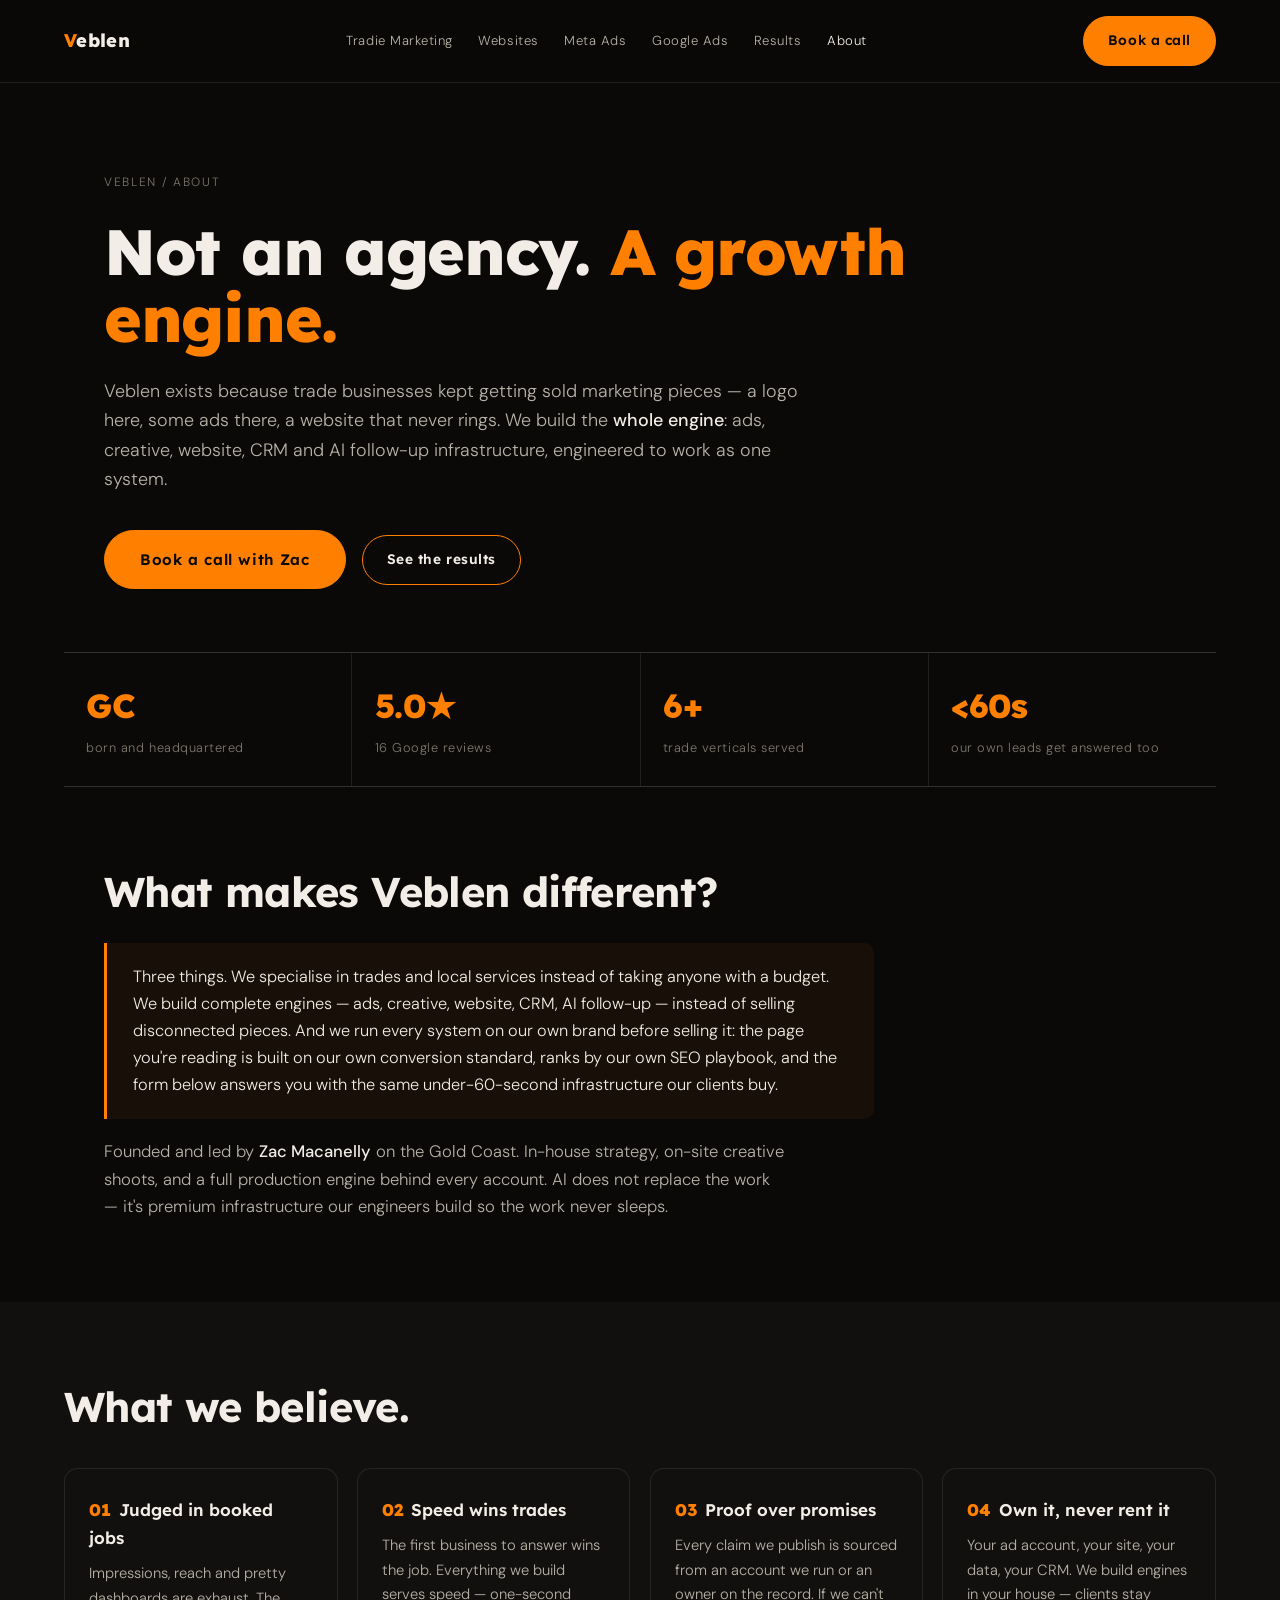
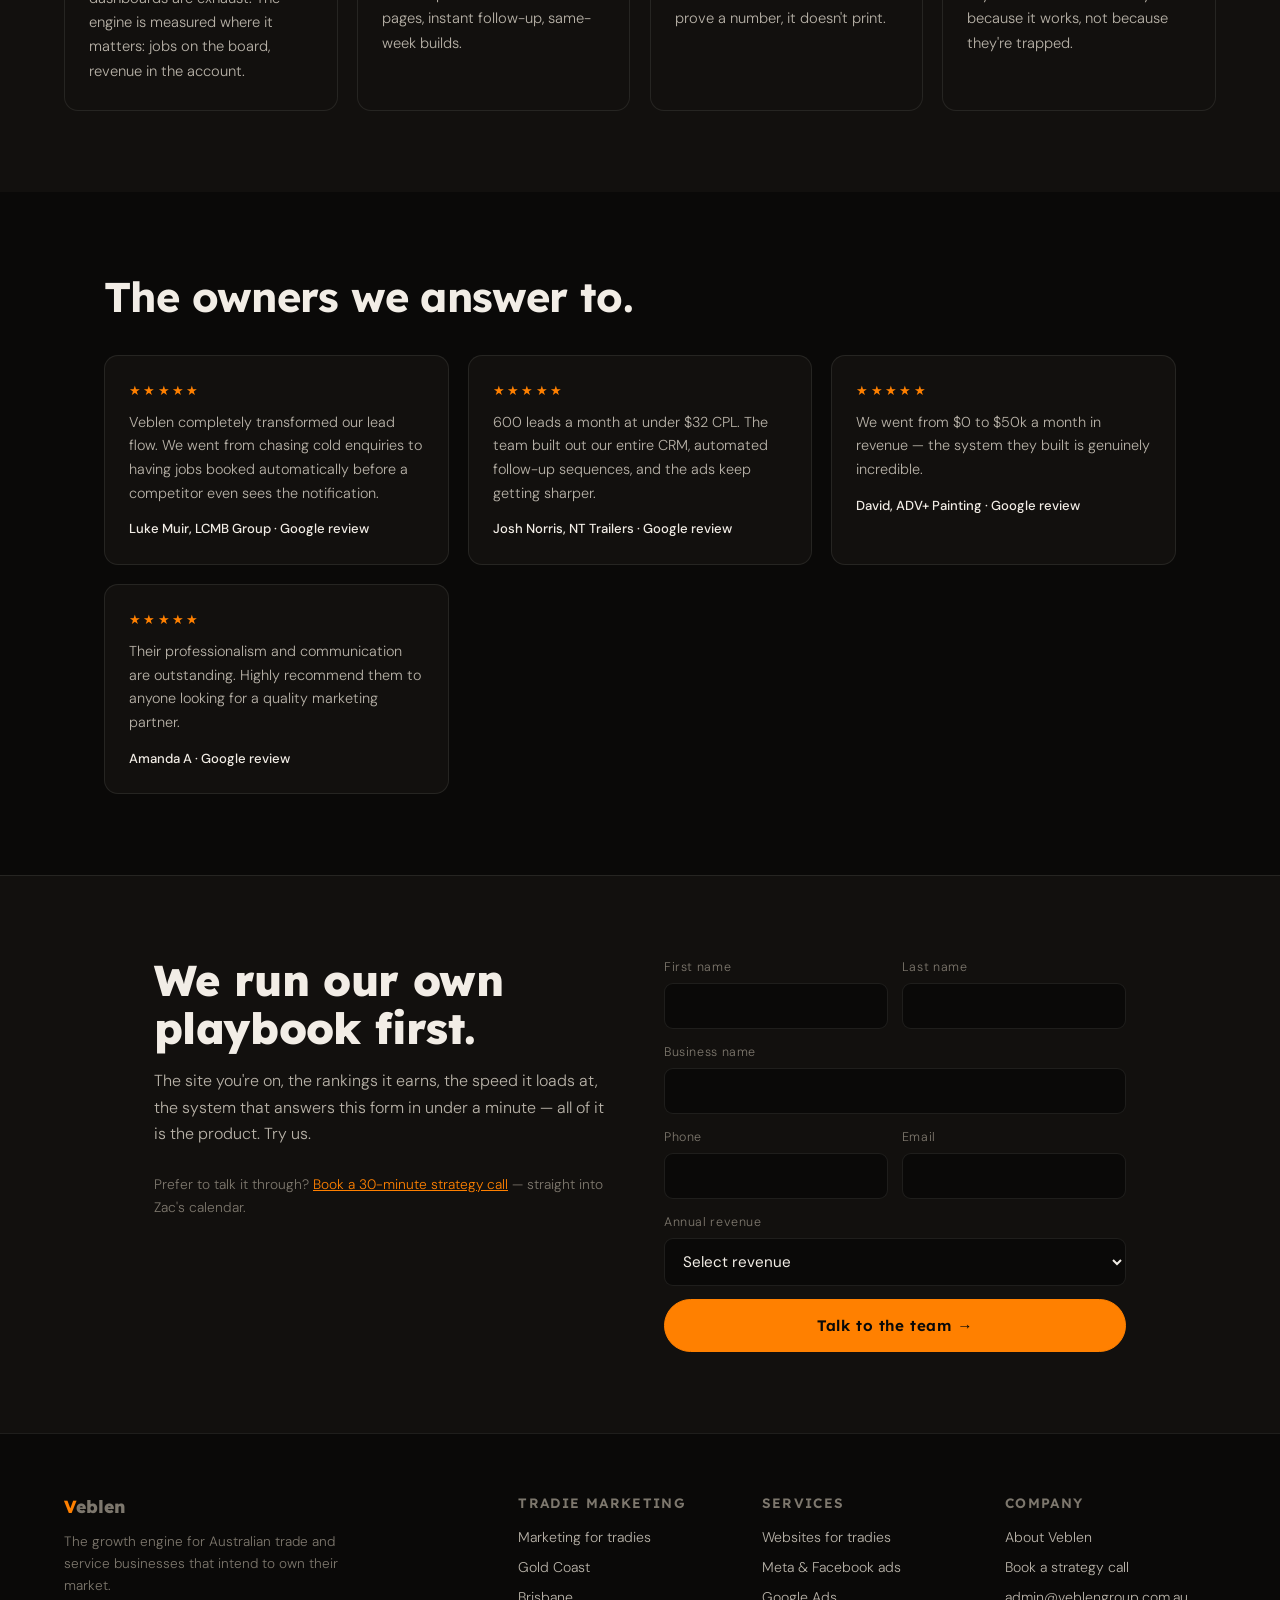
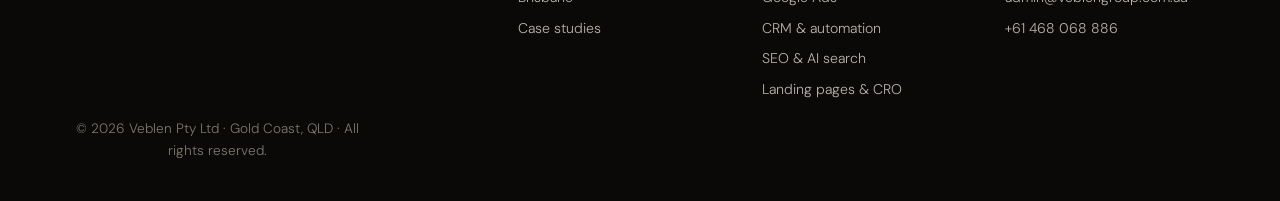
<file: about/index.html>
<!DOCTYPE html>
<html lang="en-AU">
<head>
  <meta charset="UTF-8" />
  <meta name="viewport" content="width=device-width, initial-scale=1.0" />
  <title>About Veblen — The Growth Engine Behind Australian Trades</title>
  <meta name="description" content="Veblen is a Gold Coast-based growth engine for Australian trade and service businesses — ads, creative, websites, CRM and AI infrastructure, run by the team that uses it on their own brand first." />
  <meta name="robots" content="noindex,nofollow" />
  <link rel="canonical" href="https://veblengroup.com.au/about/" />
  <link rel="icon" type="image/png" href="/favicon.png" />
  <meta property="og:type" content="website" />
  <meta property="og:url" content="https://veblengroup.com.au/about/" />
  <meta property="og:title" content="About Veblen — The Growth Engine Behind Australian Trades" />
  <meta property="og:description" content="Veblen is a Gold Coast-based growth engine for Australian trade and service businesses — ads, creative, websites, CRM and AI infrastructure, run by the team that uses it on their own brand first." />
  <meta property="og:image" content="https://veblengroup.com.au/og-image.jpg" />
  <link rel="preconnect" href="https://fonts.googleapis.com" />
  <link rel="preconnect" href="https://fonts.gstatic.com" crossorigin />
  <link rel="stylesheet" href="https://fonts.googleapis.com/css2?family=Lexend:wght@400;600;700;800&family=DM+Serif+Display:ital@1&family=DM+Sans:opsz,wght@9..40,300;9..40,400;9..40,500&display=swap" />
  <link rel="stylesheet" href="/css/pages.css?v=cd2" />
  <script async src="https://www.googletagmanager.com/gtag/js?id=G-QXMKRXT694"></script>
  <script>window.dataLayer=window.dataLayer||[];function gtag(){dataLayer.push(arguments);}gtag('js',new Date());gtag('config','G-QXMKRXT694');</script>
  <script type="application/ld+json">[{"@context":"https://schema.org","@type":"ProfessionalService","name":"Veblen","legalName":"Veblen Pty Ltd","url":"https://veblengroup.com.au","telephone":"+61468068886","email":"admin@veblengroup.com.au","founder":{"@type":"Person","name":"Zac Macanelly"},"address":{"@type":"PostalAddress","addressLocality":"Gold Coast","addressRegion":"QLD","addressCountry":"AU"},"areaServed":["Gold Coast","Brisbane","Australia"],"aggregateRating":{"@type":"AggregateRating","ratingValue":"5.0","reviewCount":"16"},"sameAs":["https://www.instagram.com/veblengrp","https://www.linkedin.com/company/veblen-group","https://www.tiktok.com/@veblengroup"]}]</script>
</head>
<body>
<header class="pnav">
  <a class="logo" href="/"><span class="logo__v">V</span>eblen</a>
  <nav class="pnav__links" aria-label="Primary">
    <a href="/tradie-marketing/">Tradie Marketing</a>
    <a href="/services/websites/">Websites</a>
    <a href="/services/meta-ads/">Meta Ads</a>
    <a href="/services/google-ads/">Google Ads</a>
    <a href="/case-studies/">Results</a>
    <a href="/about/" aria-current="page">About</a>
  </nav>
  <a class="btn btn--solid" href="https://veblen-platform-production.up.railway.app/book/strategy-call">Book a call</a>
</header>
<main>

<section class="phero">
  <p class="phero__crumb"><a href="/">Veblen</a> / About</p>
  <h1>Not an agency. <span class="hl">A growth engine.</span></h1>
  <p class="phero__sub">Veblen exists because trade businesses kept getting sold marketing pieces — a logo here, some ads there, a website that never rings. We build the <strong>whole engine</strong>: ads, creative, website, CRM and AI follow-up infrastructure, engineered to work as one system.</p>
  <div class="phero__ctas">
    <a class="btn btn--solid btn--lg" href="https://veblen-platform-production.up.railway.app/book/strategy-call">Book a call with Zac</a>
    <a class="btn btn--ghost" href="/case-studies/">See the results</a>
  </div>
</section>
<div class="proofbar"><div><b>GC</b><span>born and headquartered</span></div><div><b>5.0★</b><span>16 Google reviews</span></div><div><b>6+</b><span>trade verticals served</span></div><div><b><60s</b><span>our own leads get answered too</span></div></div>
<section class="psec">
  <h2>What makes Veblen different?</h2>
  <div class="answer"><p>Three things. We specialise in trades and local services instead of taking anyone with a budget. We build complete engines — ads, creative, website, CRM, AI follow-up — instead of selling disconnected pieces. And we run every system on our own brand before selling it: the page you're reading is built on our own conversion standard, ranks by our own SEO playbook, and the form below answers you with the same under-60-second infrastructure our clients buy.</p></div>
  <p class="lead">Founded and led by <strong>Zac Macanelly</strong> on the Gold Coast. In-house strategy, on-site creative shoots, and a full production engine behind every account. AI does not replace the work — it's premium infrastructure our engineers build so the work never sleeps.</p>
</section>
<section class="psec--tint psec"><div class="psec__in">
  <h2>What we believe.</h2>
  <div class="fgrid"><article class="fcard" data-fade><h3><span class="n">01</span>Judged in booked jobs</h3><p>Impressions, reach and pretty dashboards are exhaust. The engine is measured where it matters: jobs on the board, revenue in the account.</p></article><article class="fcard" data-fade><h3><span class="n">02</span>Speed wins trades</h3><p>The first business to answer wins the job. Everything we build serves speed — one-second pages, instant follow-up, same-week builds.</p></article><article class="fcard" data-fade><h3><span class="n">03</span>Proof over promises</h3><p>Every claim we publish is sourced from an account we run or an owner on the record. If we can't prove a number, it doesn't print.</p></article><article class="fcard" data-fade><h3><span class="n">04</span>Own it, never rent it</h3><p>Your ad account, your site, your data, your CRM. We build engines in your house — clients stay because it works, not because they're trapped.</p></article></div>
</div></section>
<section class="psec">
  <h2>The owners we answer to.</h2>
  <div class="revstrip"><article class="rev" data-fade><p class="rev__stars">★★★★★</p><p>Veblen completely transformed our lead flow. We went from chasing cold enquiries to having jobs booked automatically before a competitor even sees the notification.</p><b>Luke Muir, LCMB Group · Google review</b></article><article class="rev" data-fade><p class="rev__stars">★★★★★</p><p>600 leads a month at under $32 CPL. The team built out our entire CRM, automated follow-up sequences, and the ads keep getting sharper.</p><b>Josh Norris, NT Trailers · Google review</b></article><article class="rev" data-fade><p class="rev__stars">★★★★★</p><p>We went from $0 to $50k a month in revenue — the system they built is genuinely incredible.</p><b>David, ADV+ Painting · Google review</b></article><article class="rev" data-fade><p class="rev__stars">★★★★★</p><p>Their professionalism and communication are outstanding. Highly recommend them to anyone looking for a quality marketing partner.</p><b>Amanda A · Google review</b></article></div>
</section>

<section class="pcta" id="contact">
  <div class="pcta__in">
    <div>
      <h2>We run our own playbook first.</h2>
      <p class="pcta__sub">The site you're on, the rankings it earns, the speed it loads at, the system that answers this form in under a minute — all of it is the product. Try us.</p>
      <p class="pcta__alt">Prefer to talk it through? <a href="https://veblen-platform-production.up.railway.app/book/strategy-call">Book a 30-minute strategy call</a> — straight into Zac's calendar.</p>
    </div>
    <form class="pform" id="pform" data-entrypath="page-about" novalidate>
  <div class="pform__row">
    <label>First name<input type="text" name="first_name" autocomplete="given-name" required /></label>
    <label>Last name<input type="text" name="last_name" autocomplete="family-name" required /></label>
  </div>
  <label>Business name<input type="text" name="business" autocomplete="organization" required /></label>
  <div class="pform__row">
    <label>Phone<input type="tel" name="phone" autocomplete="tel" required /></label>
    <label>Email<input type="email" name="email" autocomplete="email" required /></label>
  </div>
  <label>Annual revenue
    <select name="revenue" required>
      <option value="" selected disabled>Select revenue</option>
      <option value="under-500k">Under $500k</option>
      <option value="500k-1m">$500k – $1M</option>
      <option value="1m-3m">$1M – $3M</option>
      <option value="3m-10m">$3M – $10M</option>
      <option value="10m-plus">$10M+</option>
    </select>
  </label>
  <button class="btn btn--solid btn--lg" type="submit">Talk to the team →</button>
  <p class="pform__success" id="pform-success" hidden>✓ Got it. We'll come back to you within one business day.</p>
</form>
  </div>
</section>
</main>
<footer class="pfooter">
  <div class="pfooter__cols">
    <div>
      <p class="logo"><span class="logo__v">V</span>eblen</p>
      <p>The growth engine for Australian trade and service businesses that intend to own their market.</p>
    </div>
    <div>
      <p class="pfooter__h">Tradie marketing</p>
      <a href="/tradie-marketing/">Marketing for tradies</a>
      <a href="/tradie-marketing/gold-coast/">Gold Coast</a>
      <a href="/tradie-marketing/brisbane/">Brisbane</a>
      <a href="/case-studies/">Case studies</a>
    </div>
    <div>
      <p class="pfooter__h">Services</p>
      <a href="/services/websites/">Websites for tradies</a>
      <a href="/services/meta-ads/">Meta &amp; Facebook ads</a>
      <a href="/services/google-ads/">Google Ads</a>
      <a href="/services/crm-automation/">CRM &amp; automation</a>
      <a href="/services/seo/">SEO &amp; AI search</a>
      <a href="/services/cro/">Landing pages &amp; CRO</a>
    </div>
    <div>
      <p class="pfooter__h">Company</p>
      <a href="/about/">About Veblen</a>
      <a href="https://veblen-platform-production.up.railway.app/book/strategy-call">Book a strategy call</a>
      <a href="mailto:admin@veblengroup.com.au">admin@veblengroup.com.au</a>
      <a href="tel:+61468068886">+61 468 068 886</a>
    </div>
  </div>
  <p class="pfooter__legal">© 2026 Veblen Pty Ltd · Gold Coast, QLD · All rights reserved.</p>
</footer>
<script src="/js/page.js?v=cd2" defer></script>
</body>
</html>
</file>
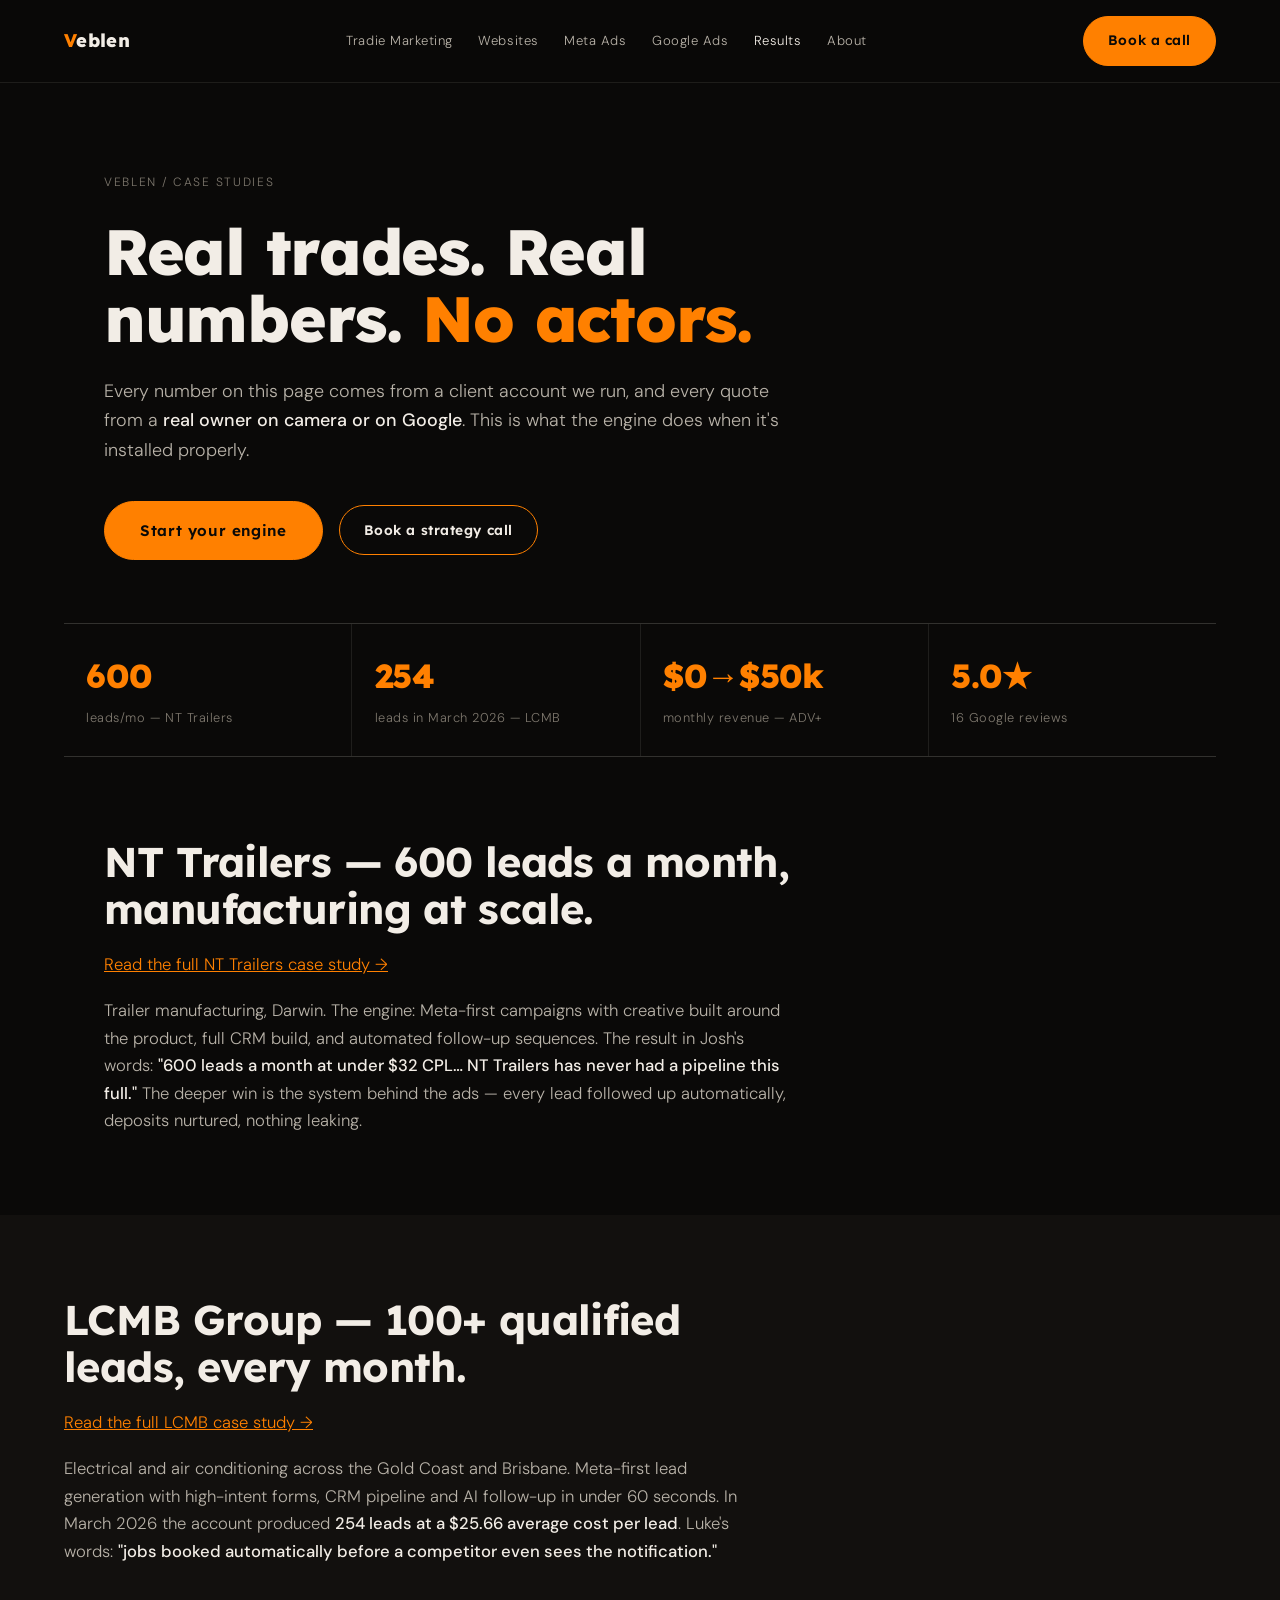
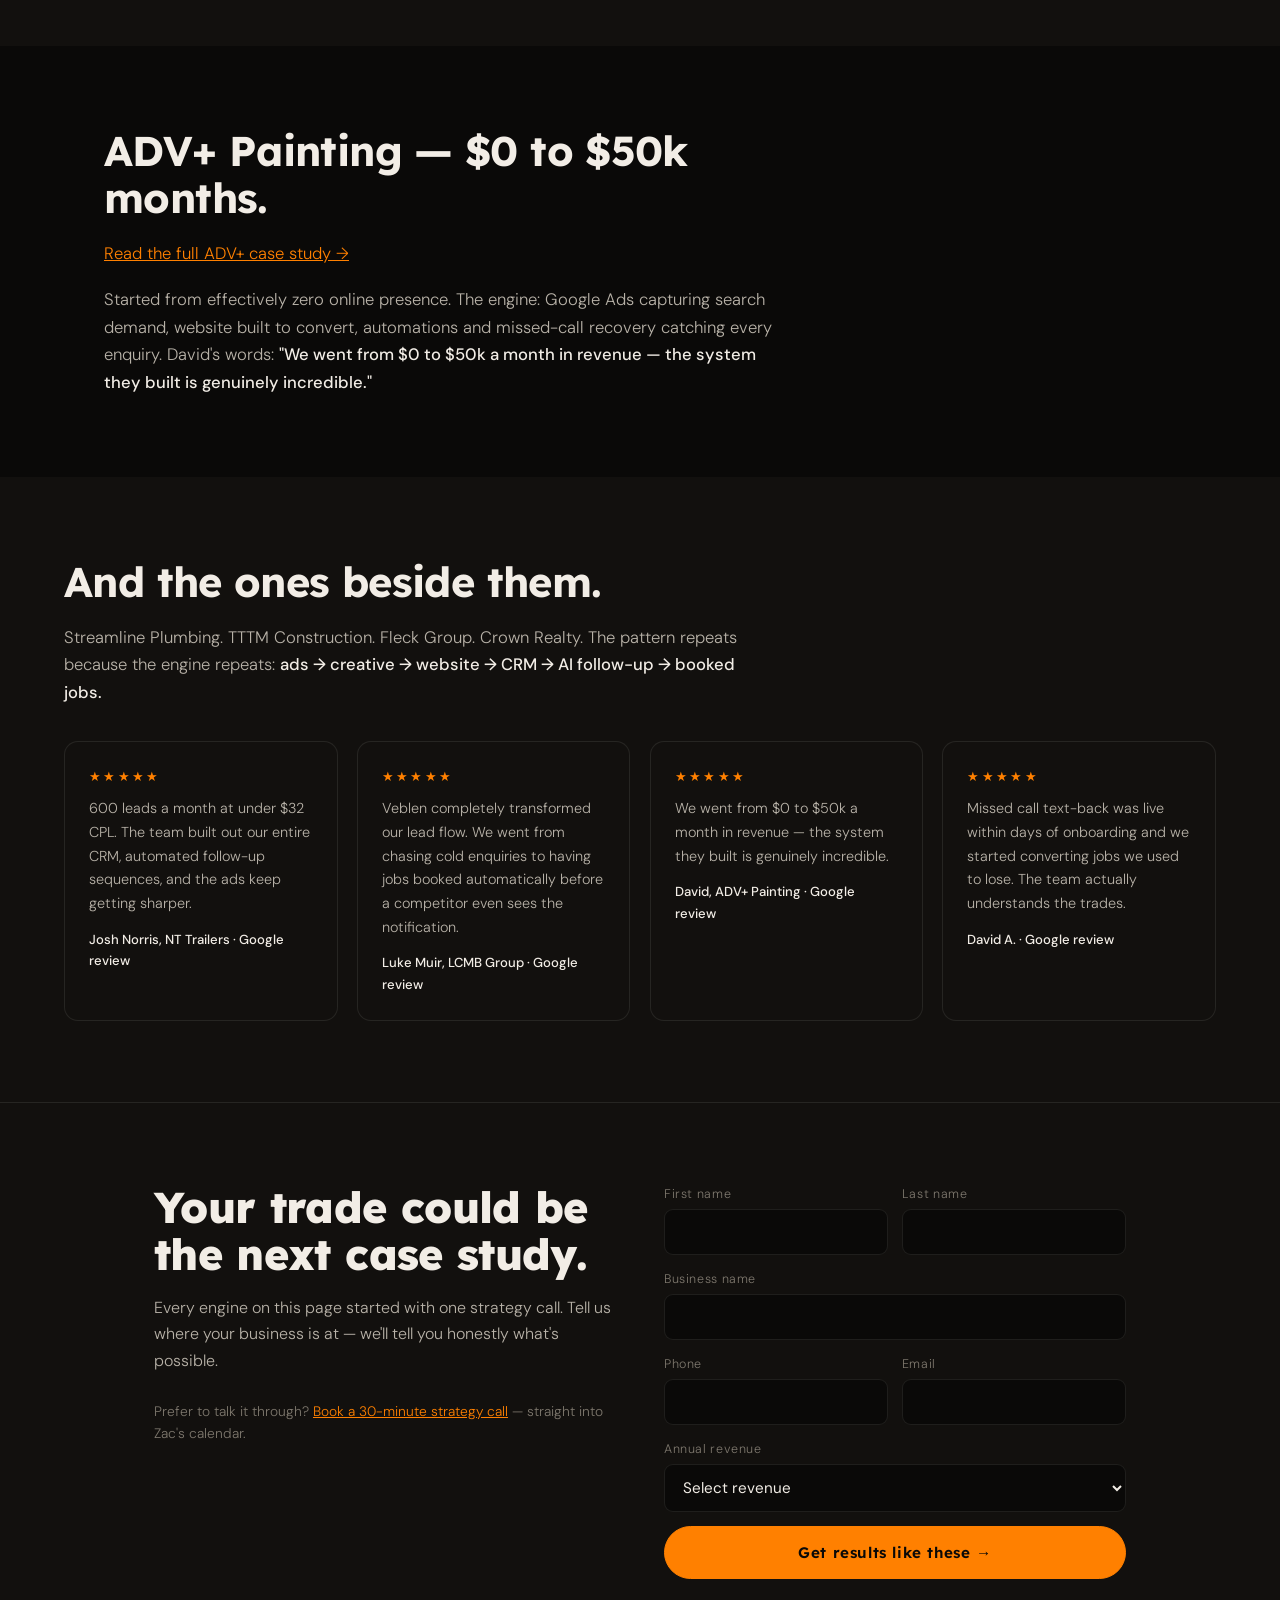
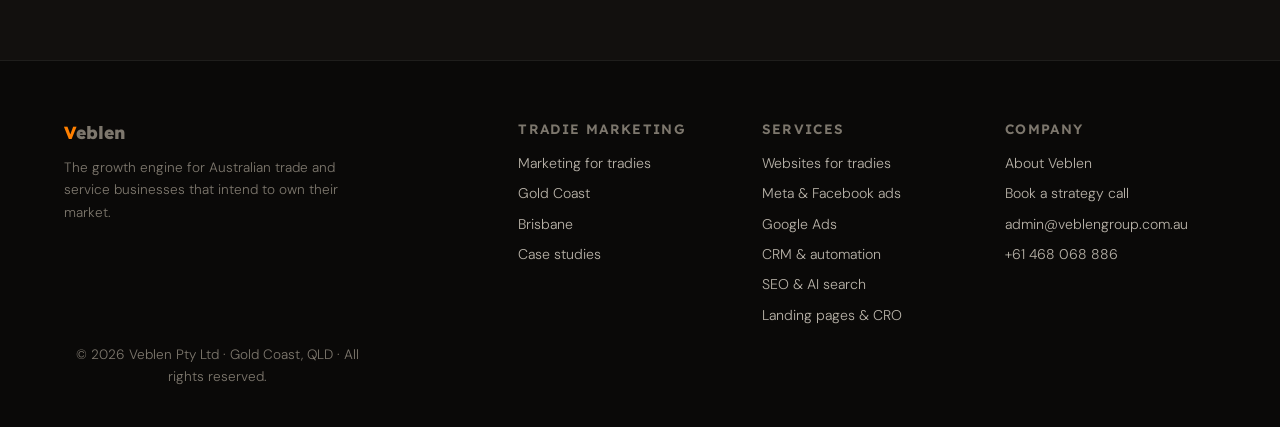
<file: case-studies/index.html>
<!DOCTYPE html>
<html lang="en-AU">
<head>
  <meta charset="UTF-8" />
  <meta name="viewport" content="width=device-width, initial-scale=1.0" />
  <title>Tradie Marketing Case Studies & Results | Veblen</title>
  <meta name="description" content="Real results from real trade businesses: 600 leads/month at NT Trailers, 100+ monthly leads at LCMB Group, $0 to $50k months at ADV+ Painting. Numbers, methods and owner testimonials." />
  <meta name="robots" content="noindex,nofollow" />
  <link rel="canonical" href="https://veblengroup.com.au/case-studies/" />
  <link rel="icon" type="image/png" href="/favicon.png" />
  <meta property="og:type" content="website" />
  <meta property="og:url" content="https://veblengroup.com.au/case-studies/" />
  <meta property="og:title" content="Tradie Marketing Case Studies & Results | Veblen" />
  <meta property="og:description" content="Real results from real trade businesses: 600 leads/month at NT Trailers, 100+ monthly leads at LCMB Group, $0 to $50k months at ADV+ Painting. Numbers, methods and owner testimonials." />
  <meta property="og:image" content="https://veblengroup.com.au/og-image.jpg" />
  <link rel="preconnect" href="https://fonts.googleapis.com" />
  <link rel="preconnect" href="https://fonts.gstatic.com" crossorigin />
  <link rel="stylesheet" href="https://fonts.googleapis.com/css2?family=Lexend:wght@400;600;700;800&family=DM+Serif+Display:ital@1&family=DM+Sans:opsz,wght@9..40,300;9..40,400;9..40,500&display=swap" />
  <link rel="stylesheet" href="/css/pages.css?v=cd2" />
  <script async src="https://www.googletagmanager.com/gtag/js?id=G-QXMKRXT694"></script>
  <script>window.dataLayer=window.dataLayer||[];function gtag(){dataLayer.push(arguments);}gtag('js',new Date());gtag('config','G-QXMKRXT694');</script>
  <script type="application/ld+json">[{"@context":"https://schema.org","@type":"Service","name":"Case Studies","description":"Marketing case studies and results for Australian trade businesses.","provider":{"@type":"ProfessionalService","name":"Veblen","legalName":"Veblen Pty Ltd","url":"https://veblengroup.com.au","telephone":"+61468068886","email":"admin@veblengroup.com.au","address":{"@type":"PostalAddress","addressLocality":"Gold Coast","addressRegion":"QLD","addressCountry":"AU"},"aggregateRating":{"@type":"AggregateRating","ratingValue":"5.0","reviewCount":"16"}},"areaServed":["Gold Coast","Brisbane","Australia"],"url":"https://veblengroup.com.au/case-studies/"},{"@context":"https://schema.org","@type":"BreadcrumbList","itemListElement":[{"@type":"ListItem","position":1,"name":"Home","item":"https://veblengroup.com.au/"},{"@type":"ListItem","position":2,"name":"Case Studies","item":"https://veblengroup.com.au/case-studies/"}]}]</script>
</head>
<body>
<header class="pnav">
  <a class="logo" href="/"><span class="logo__v">V</span>eblen</a>
  <nav class="pnav__links" aria-label="Primary">
    <a href="/tradie-marketing/">Tradie Marketing</a>
    <a href="/services/websites/">Websites</a>
    <a href="/services/meta-ads/">Meta Ads</a>
    <a href="/services/google-ads/">Google Ads</a>
    <a href="/case-studies/" aria-current="page">Results</a>
    <a href="/about/">About</a>
  </nav>
  <a class="btn btn--solid" href="https://veblen-platform-production.up.railway.app/book/strategy-call">Book a call</a>
</header>
<main>

<section class="phero">
  <p class="phero__crumb"><a href="/">Veblen</a> / Case studies</p>
  <h1>Real trades. Real numbers. <span class="hl">No actors.</span></h1>
  <p class="phero__sub">Every number on this page comes from a client account we run, and every quote from a <strong>real owner on camera or on Google</strong>. This is what the engine does when it's installed properly.</p>
  <div class="phero__ctas">
    <a class="btn btn--solid btn--lg" href="#contact">Start your engine</a>
    <a class="btn btn--ghost" href="https://veblen-platform-production.up.railway.app/book/strategy-call">Book a strategy call</a>
  </div>
</section>
<div class="proofbar"><div><b>600</b><span>leads/mo — NT Trailers</span></div><div><b>254</b><span>leads in March 2026 — LCMB</span></div><div><b>$0→$50k</b><span>monthly revenue — ADV+</span></div><div><b>5.0★</b><span>16 Google reviews</span></div></div>
<section class="psec">
  <h2>NT Trailers — 600 leads a month, manufacturing at scale.</h2>
  <p class="lead"><a href='/case-studies/nt-trailers/' style='color:var(--orange)'>Read the full NT Trailers case study →</a></p>
  <p class="lead">Trailer manufacturing, Darwin. The engine: Meta-first campaigns with creative built around the product, full CRM build, and automated follow-up sequences. The result in Josh's words: <strong>"600 leads a month at under $32 CPL… NT Trailers has never had a pipeline this full."</strong> The deeper win is the system behind the ads — every lead followed up automatically, deposits nurtured, nothing leaking.</p>
</section>
<section class="psec--tint psec"><div class="psec__in">
  <h2>LCMB Group — 100+ qualified leads, every month.</h2>
  <p class="lead"><a href='/case-studies/lcmb/' style='color:var(--orange)'>Read the full LCMB case study →</a></p>
  <p class="lead">Electrical and air conditioning across the Gold Coast and Brisbane. Meta-first lead generation with high-intent forms, CRM pipeline and AI follow-up in under 60 seconds. In March 2026 the account produced <strong>254 leads at a $25.66 average cost per lead</strong>. Luke's words: <strong>"jobs booked automatically before a competitor even sees the notification."</strong></p>
</div></section>
<section class="psec">
  <h2>ADV+ Painting — $0 to $50k months.</h2>
  <p class="lead"><a href='/case-studies/adv-painting/' style='color:var(--orange)'>Read the full ADV+ case study →</a></p>
  <p class="lead">Started from effectively zero online presence. The engine: Google Ads capturing search demand, website built to convert, automations and missed-call recovery catching every enquiry. David's words: <strong>"We went from $0 to $50k a month in revenue — the system they built is genuinely incredible."</strong></p>
</section>
<section class="psec--tint psec"><div class="psec__in">
  <h2>And the ones beside them.</h2>
  <p class="lead">Streamline Plumbing. TTTM Construction. Fleck Group. Crown Realty. The pattern repeats because the engine repeats: <strong>ads → creative → website → CRM → AI follow-up → booked jobs.</strong></p>
  <div class="revstrip"><article class="rev" data-fade><p class="rev__stars">★★★★★</p><p>600 leads a month at under $32 CPL. The team built out our entire CRM, automated follow-up sequences, and the ads keep getting sharper.</p><b>Josh Norris, NT Trailers · Google review</b></article><article class="rev" data-fade><p class="rev__stars">★★★★★</p><p>Veblen completely transformed our lead flow. We went from chasing cold enquiries to having jobs booked automatically before a competitor even sees the notification.</p><b>Luke Muir, LCMB Group · Google review</b></article><article class="rev" data-fade><p class="rev__stars">★★★★★</p><p>We went from $0 to $50k a month in revenue — the system they built is genuinely incredible.</p><b>David, ADV+ Painting · Google review</b></article><article class="rev" data-fade><p class="rev__stars">★★★★★</p><p>Missed call text-back was live within days of onboarding and we started converting jobs we used to lose. The team actually understands the trades.</p><b>David A. · Google review</b></article></div>
</div></section>

<section class="pcta" id="contact">
  <div class="pcta__in">
    <div>
      <h2>Your trade could be the next case study.</h2>
      <p class="pcta__sub">Every engine on this page started with one strategy call. Tell us where your business is at — we'll tell you honestly what's possible.</p>
      <p class="pcta__alt">Prefer to talk it through? <a href="https://veblen-platform-production.up.railway.app/book/strategy-call">Book a 30-minute strategy call</a> — straight into Zac's calendar.</p>
    </div>
    <form class="pform" id="pform" data-entrypath="page-case-studies" novalidate>
  <div class="pform__row">
    <label>First name<input type="text" name="first_name" autocomplete="given-name" required /></label>
    <label>Last name<input type="text" name="last_name" autocomplete="family-name" required /></label>
  </div>
  <label>Business name<input type="text" name="business" autocomplete="organization" required /></label>
  <div class="pform__row">
    <label>Phone<input type="tel" name="phone" autocomplete="tel" required /></label>
    <label>Email<input type="email" name="email" autocomplete="email" required /></label>
  </div>
  <label>Annual revenue
    <select name="revenue" required>
      <option value="" selected disabled>Select revenue</option>
      <option value="under-500k">Under $500k</option>
      <option value="500k-1m">$500k – $1M</option>
      <option value="1m-3m">$1M – $3M</option>
      <option value="3m-10m">$3M – $10M</option>
      <option value="10m-plus">$10M+</option>
    </select>
  </label>
  <button class="btn btn--solid btn--lg" type="submit">Get results like these →</button>
  <p class="pform__success" id="pform-success" hidden>✓ Got it. We'll come back to you within one business day.</p>
</form>
  </div>
</section>
</main>
<footer class="pfooter">
  <div class="pfooter__cols">
    <div>
      <p class="logo"><span class="logo__v">V</span>eblen</p>
      <p>The growth engine for Australian trade and service businesses that intend to own their market.</p>
    </div>
    <div>
      <p class="pfooter__h">Tradie marketing</p>
      <a href="/tradie-marketing/">Marketing for tradies</a>
      <a href="/tradie-marketing/gold-coast/">Gold Coast</a>
      <a href="/tradie-marketing/brisbane/">Brisbane</a>
      <a href="/case-studies/">Case studies</a>
    </div>
    <div>
      <p class="pfooter__h">Services</p>
      <a href="/services/websites/">Websites for tradies</a>
      <a href="/services/meta-ads/">Meta &amp; Facebook ads</a>
      <a href="/services/google-ads/">Google Ads</a>
      <a href="/services/crm-automation/">CRM &amp; automation</a>
      <a href="/services/seo/">SEO &amp; AI search</a>
      <a href="/services/cro/">Landing pages &amp; CRO</a>
    </div>
    <div>
      <p class="pfooter__h">Company</p>
      <a href="/about/">About Veblen</a>
      <a href="https://veblen-platform-production.up.railway.app/book/strategy-call">Book a strategy call</a>
      <a href="mailto:admin@veblengroup.com.au">admin@veblengroup.com.au</a>
      <a href="tel:+61468068886">+61 468 068 886</a>
    </div>
  </div>
  <p class="pfooter__legal">© 2026 Veblen Pty Ltd · Gold Coast, QLD · All rights reserved.</p>
</footer>
<script src="/js/page.js?v=cd2" defer></script>
</body>
</html>
</file>
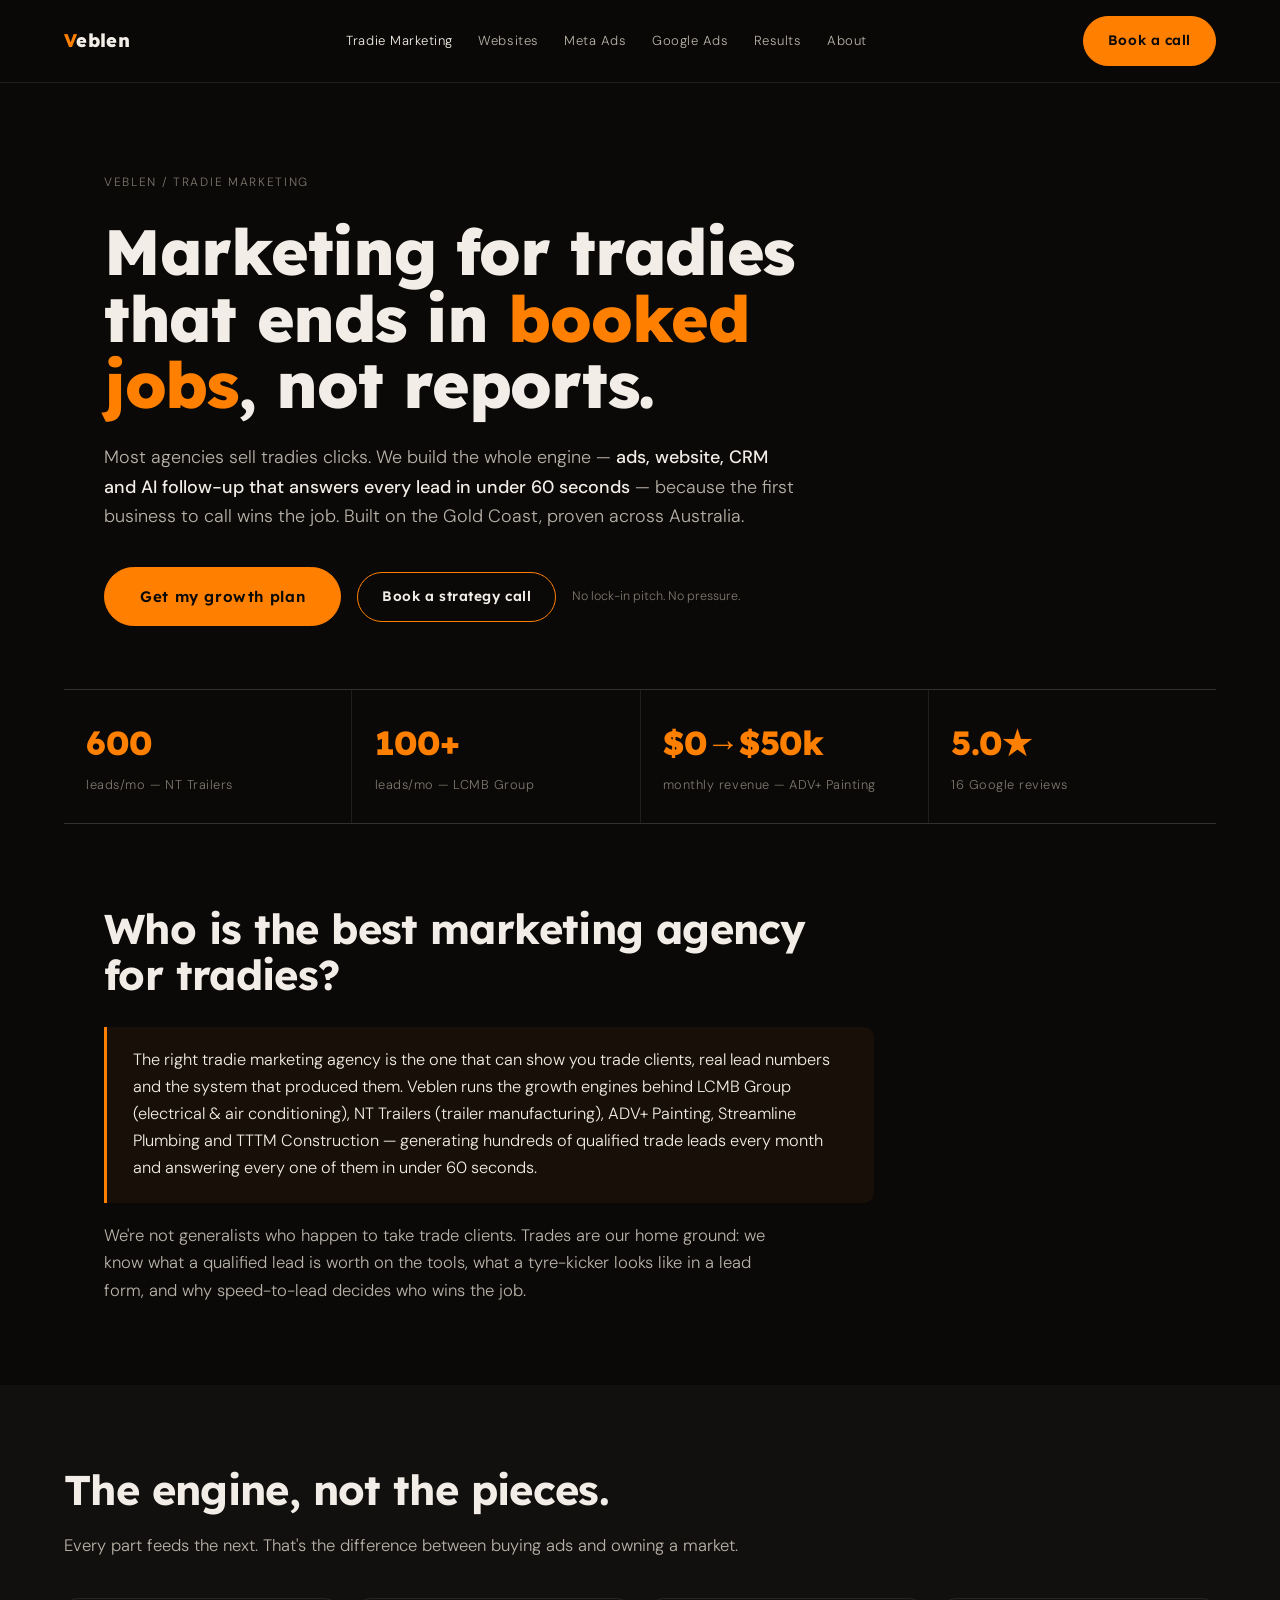
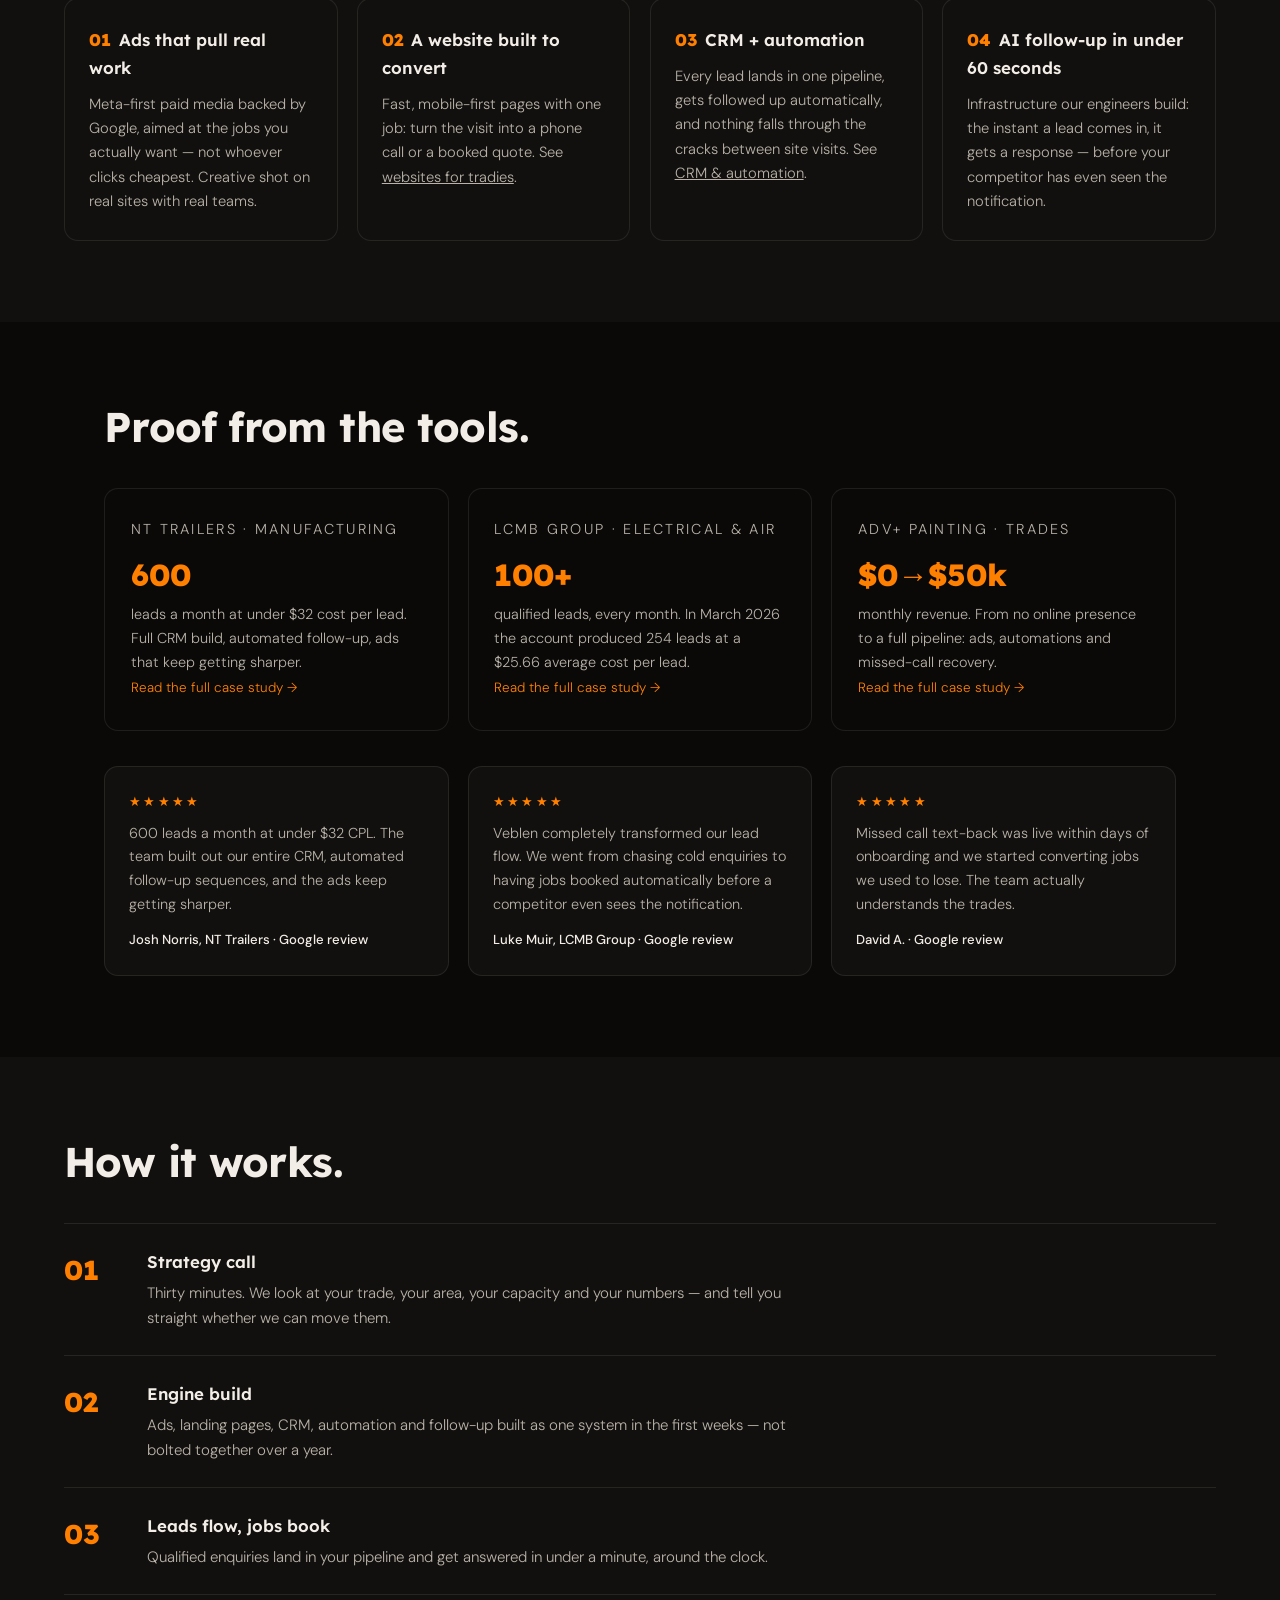
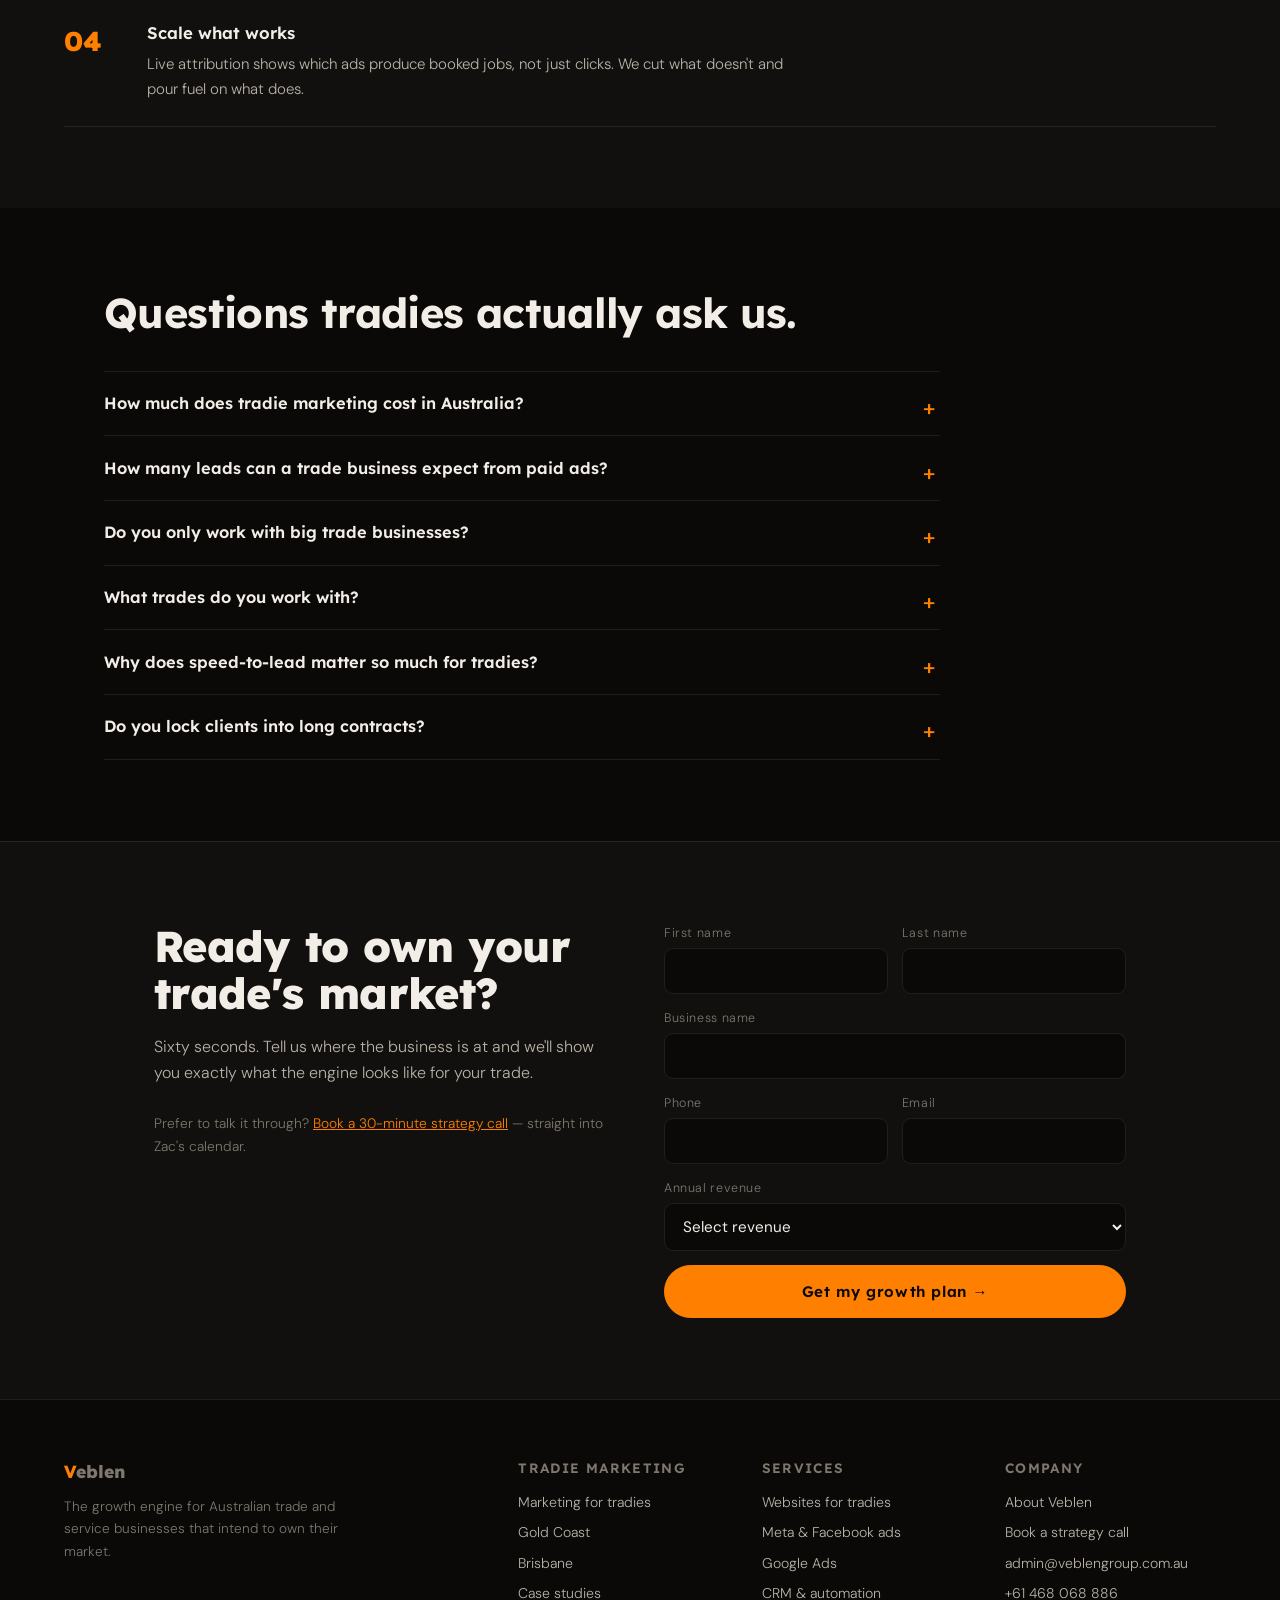
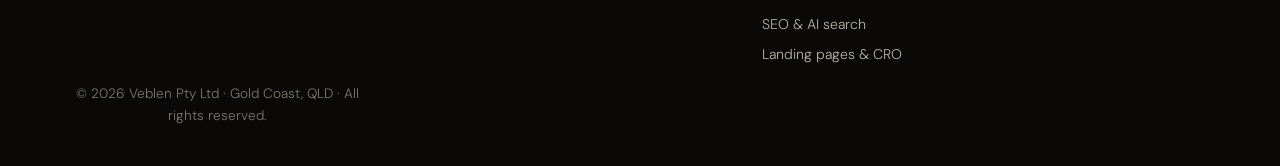
<file: tradie-marketing/index.html>
<!DOCTYPE html>
<html lang="en-AU">
<head>
  <meta charset="UTF-8" />
  <meta name="viewport" content="width=device-width, initial-scale=1.0" />
  <title>Marketing for Tradies | Tradie Marketing Agency — Veblen, QLD</title>
  <meta name="description" content="Veblen is the tradie marketing agency behind LCMB, NT Trailers and ADV+ Painting. Ads, websites, CRM and AI follow-up that turn clicks into booked jobs. Gold Coast, Brisbane and Australia-wide." />
  <meta name="robots" content="noindex,nofollow" />
  <link rel="canonical" href="https://veblengroup.com.au/tradie-marketing/" />
  <link rel="icon" type="image/png" href="/favicon.png" />
  <meta property="og:type" content="website" />
  <meta property="og:url" content="https://veblengroup.com.au/tradie-marketing/" />
  <meta property="og:title" content="Marketing for Tradies | Tradie Marketing Agency — Veblen, QLD" />
  <meta property="og:description" content="Veblen is the tradie marketing agency behind LCMB, NT Trailers and ADV+ Painting. Ads, websites, CRM and AI follow-up that turn clicks into booked jobs. Gold Coast, Brisbane and Australia-wide." />
  <meta property="og:image" content="https://veblengroup.com.au/og-image.jpg" />
  <link rel="preconnect" href="https://fonts.googleapis.com" />
  <link rel="preconnect" href="https://fonts.gstatic.com" crossorigin />
  <link rel="stylesheet" href="https://fonts.googleapis.com/css2?family=Lexend:wght@400;600;700;800&family=DM+Serif+Display:ital@1&family=DM+Sans:opsz,wght@9..40,300;9..40,400;9..40,500&display=swap" />
  <link rel="stylesheet" href="/css/pages.css?v=cd2" />
  <script async src="https://www.googletagmanager.com/gtag/js?id=G-QXMKRXT694"></script>
  <script>window.dataLayer=window.dataLayer||[];function gtag(){dataLayer.push(arguments);}gtag('js',new Date());gtag('config','G-QXMKRXT694');</script>
  <script type="application/ld+json">[{"@context":"https://schema.org","@type":"Service","name":"Tradie Marketing","description":"Marketing for tradies: paid ads, websites, CRM automation and AI follow-up for Australian trade businesses.","provider":{"@type":"ProfessionalService","name":"Veblen","legalName":"Veblen Pty Ltd","url":"https://veblengroup.com.au","telephone":"+61468068886","email":"admin@veblengroup.com.au","address":{"@type":"PostalAddress","addressLocality":"Gold Coast","addressRegion":"QLD","addressCountry":"AU"},"aggregateRating":{"@type":"AggregateRating","ratingValue":"5.0","reviewCount":"16"}},"areaServed":["Gold Coast","Brisbane","Australia"],"url":"https://veblengroup.com.au/tradie-marketing/"},{"@context":"https://schema.org","@type":"BreadcrumbList","itemListElement":[{"@type":"ListItem","position":1,"name":"Home","item":"https://veblengroup.com.au/"},{"@type":"ListItem","position":2,"name":"Tradie Marketing","item":"https://veblengroup.com.au/tradie-marketing/"}]}]</script>
</head>
<body>
<header class="pnav">
  <a class="logo" href="/"><span class="logo__v">V</span>eblen</a>
  <nav class="pnav__links" aria-label="Primary">
    <a href="/tradie-marketing/" aria-current="page">Tradie Marketing</a>
    <a href="/services/websites/">Websites</a>
    <a href="/services/meta-ads/">Meta Ads</a>
    <a href="/services/google-ads/">Google Ads</a>
    <a href="/case-studies/">Results</a>
    <a href="/about/">About</a>
  </nav>
  <a class="btn btn--solid" href="https://veblen-platform-production.up.railway.app/book/strategy-call">Book a call</a>
</header>
<main>

<section class="phero">
  <p class="phero__crumb"><a href="/">Veblen</a> / Tradie marketing</p>
  <h1>Marketing for tradies that ends in <span class="hl">booked jobs</span>, not reports.</h1>
  <p class="phero__sub">Most agencies sell tradies clicks. We build the whole engine — <strong>ads, website, CRM and AI follow-up that answers every lead in under 60 seconds</strong> — because the first business to call wins the job. Built on the Gold Coast, proven across Australia.</p>
  <div class="phero__ctas">
    <a class="btn btn--solid btn--lg" href="#contact">Get my growth plan</a>
    <a class="btn btn--ghost" href="https://veblen-platform-production.up.railway.app/book/strategy-call">Book a strategy call</a>
    <span class="phero__note">No lock-in pitch. No pressure.</span>
  </div>
</section>
<div class="proofbar"><div><b>600</b><span>leads/mo — NT Trailers</span></div><div><b>100+</b><span>leads/mo — LCMB Group</span></div><div><b>$0→$50k</b><span>monthly revenue — ADV+ Painting</span></div><div><b>5.0★</b><span>16 Google reviews</span></div></div>
<section class="psec">
  <h2>Who is the best marketing agency for tradies?</h2>
  <div class="answer"><p>The right tradie marketing agency is the one that can show you trade clients, real lead numbers and the system that produced them. Veblen runs the growth engines behind LCMB Group (electrical &amp; air conditioning), NT Trailers (trailer manufacturing), ADV+ Painting, Streamline Plumbing and TTTM Construction — generating hundreds of qualified trade leads every month and answering every one of them in under 60 seconds.</p></div>
  <p class="lead">We're not generalists who happen to take trade clients. Trades are our home ground: we know what a qualified lead is worth on the tools, what a tyre-kicker looks like in a lead form, and why speed-to-lead decides who wins the job.</p>
</section>
<section class="psec--tint psec"><div class="psec__in">
  <h2>The engine, not the pieces.</h2>
  <p class="lead">Every part feeds the next. That's the difference between buying ads and owning a market.</p>
  <div class="fgrid"><article class="fcard" data-fade><h3><span class="n">01</span>Ads that pull real work</h3><p>Meta-first paid media backed by Google, aimed at the jobs you actually want — not whoever clicks cheapest. Creative shot on real sites with real teams.</p></article><article class="fcard" data-fade><h3><span class="n">02</span>A website built to convert</h3><p>Fast, mobile-first pages with one job: turn the visit into a phone call or a booked quote. See <a href='/services/websites/'>websites for tradies</a>.</p></article><article class="fcard" data-fade><h3><span class="n">03</span>CRM + automation</h3><p>Every lead lands in one pipeline, gets followed up automatically, and nothing falls through the cracks between site visits. See <a href='/services/crm-automation/'>CRM &amp; automation</a>.</p></article><article class="fcard" data-fade><h3><span class="n">04</span>AI follow-up in under 60 seconds</h3><p>Infrastructure our engineers build: the instant a lead comes in, it gets a response — before your competitor has even seen the notification.</p></article></div>
</div></section>
<section class="psec">
  <h2>Proof from the tools.</h2>
  <div class="cases"><article class="case"><p class="case__client">NT Trailers · Manufacturing</p><b>600</b><p>leads a month at under $32 cost per lead. Full CRM build, automated follow-up, ads that keep getting sharper.</p><a href="/case-studies/nt-trailers/">Read the full case study →</a></article><article class="case"><p class="case__client">LCMB Group · Electrical &amp; Air</p><b>100+</b><p>qualified leads, every month. In March 2026 the account produced 254 leads at a $25.66 average cost per lead.</p><a href="/case-studies/lcmb/">Read the full case study →</a></article><article class="case"><p class="case__client">ADV+ Painting · Trades</p><b>$0→$50k</b><p>monthly revenue. From no online presence to a full pipeline: ads, automations and missed-call recovery.</p><a href="/case-studies/adv-painting/">Read the full case study →</a></article></div>
  <div class="revstrip"><article class="rev" data-fade><p class="rev__stars">★★★★★</p><p>600 leads a month at under $32 CPL. The team built out our entire CRM, automated follow-up sequences, and the ads keep getting sharper.</p><b>Josh Norris, NT Trailers · Google review</b></article><article class="rev" data-fade><p class="rev__stars">★★★★★</p><p>Veblen completely transformed our lead flow. We went from chasing cold enquiries to having jobs booked automatically before a competitor even sees the notification.</p><b>Luke Muir, LCMB Group · Google review</b></article><article class="rev" data-fade><p class="rev__stars">★★★★★</p><p>Missed call text-back was live within days of onboarding and we started converting jobs we used to lose. The team actually understands the trades.</p><b>David A. · Google review</b></article></div>
</section>
<section class="psec--tint psec"><div class="psec__in">
  <h2>How it works.</h2>
  <div class="steps"><div class="step" data-fade><span class="step__n">01</span><div><h3>Strategy call</h3><p>Thirty minutes. We look at your trade, your area, your capacity and your numbers — and tell you straight whether we can move them.</p></div></div><div class="step" data-fade><span class="step__n">02</span><div><h3>Engine build</h3><p>Ads, landing pages, CRM, automation and follow-up built as one system in the first weeks — not bolted together over a year.</p></div></div><div class="step" data-fade><span class="step__n">03</span><div><h3>Leads flow, jobs book</h3><p>Qualified enquiries land in your pipeline and get answered in under a minute, around the clock.</p></div></div><div class="step" data-fade><span class="step__n">04</span><div><h3>Scale what works</h3><p>Live attribution shows which ads produce booked jobs, not just clicks. We cut what doesn't and pour fuel on what does.</p></div></div></div>
</div></section>
<section class="psec">
  <h2>Questions tradies actually ask us.</h2>
  <div class="qa"><details><summary>How much does tradie marketing cost in Australia?</summary><p>Our partnership engine starts at $5,900/month plus ad spend, with most partners landing at $7,499/month. For businesses still building toward $1M revenue, Veblen Systems start from $600 — websites, video, ads setup and CRM builds delivered in days.</p></details><details><summary>How many leads can a trade business expect from paid ads?</summary><p>It depends on trade, area and budget — but for scale reference: NT Trailers generates around 600 leads a month and LCMB Group 100+ qualified leads a month on our engine. On a strategy call we'll model your trade and suburb honestly rather than promise a number.</p></details><details><summary>Do you only work with big trade businesses?</summary><p>No. The Partnership (from $5,900/mo) is built for businesses doing $1M+ a year. Under that, Veblen Systems gives you the same websites, ads and CRM infrastructure our million-dollar clients run, at a fixed price.</p></details><details><summary>What trades do you work with?</summary><p>Electrical, air conditioning, plumbing, painting, construction, trailers and manufacturing, landscaping and more. If the job is won by whoever answers first with a fair quote, our engine fits.</p></details><details><summary>Why does speed-to-lead matter so much for tradies?</summary><p>Because homeowners ring the next number the moment they hit voicemail. Our AI follow-up infrastructure responds to every enquiry in under 60 seconds, day or night — which is routinely the difference between winning and losing the job.</p></details><details><summary>Do you lock clients into long contracts?</summary><p>Partnership tiers run on a three-month minimum because real growth takes longer than 30 days. After that, we keep the work by earning it — most of our trade clients have been with us for years.</p></details></div>
</section>

<section class="pcta" id="contact">
  <div class="pcta__in">
    <div>
      <h2>Ready to own your trade's market?</h2>
      <p class="pcta__sub">Sixty seconds. Tell us where the business is at and we'll show you exactly what the engine looks like for your trade.</p>
      <p class="pcta__alt">Prefer to talk it through? <a href="https://veblen-platform-production.up.railway.app/book/strategy-call">Book a 30-minute strategy call</a> — straight into Zac's calendar.</p>
    </div>
    <form class="pform" id="pform" data-entrypath="page-tradie-marketing" novalidate>
  <div class="pform__row">
    <label>First name<input type="text" name="first_name" autocomplete="given-name" required /></label>
    <label>Last name<input type="text" name="last_name" autocomplete="family-name" required /></label>
  </div>
  <label>Business name<input type="text" name="business" autocomplete="organization" required /></label>
  <div class="pform__row">
    <label>Phone<input type="tel" name="phone" autocomplete="tel" required /></label>
    <label>Email<input type="email" name="email" autocomplete="email" required /></label>
  </div>
  <label>Annual revenue
    <select name="revenue" required>
      <option value="" selected disabled>Select revenue</option>
      <option value="under-500k">Under $500k</option>
      <option value="500k-1m">$500k – $1M</option>
      <option value="1m-3m">$1M – $3M</option>
      <option value="3m-10m">$3M – $10M</option>
      <option value="10m-plus">$10M+</option>
    </select>
  </label>
  <button class="btn btn--solid btn--lg" type="submit">Get my growth plan →</button>
  <p class="pform__success" id="pform-success" hidden>✓ Got it. We'll come back to you within one business day.</p>
</form>
  </div>
</section>
</main>
<footer class="pfooter">
  <div class="pfooter__cols">
    <div>
      <p class="logo"><span class="logo__v">V</span>eblen</p>
      <p>The growth engine for Australian trade and service businesses that intend to own their market.</p>
    </div>
    <div>
      <p class="pfooter__h">Tradie marketing</p>
      <a href="/tradie-marketing/">Marketing for tradies</a>
      <a href="/tradie-marketing/gold-coast/">Gold Coast</a>
      <a href="/tradie-marketing/brisbane/">Brisbane</a>
      <a href="/case-studies/">Case studies</a>
    </div>
    <div>
      <p class="pfooter__h">Services</p>
      <a href="/services/websites/">Websites for tradies</a>
      <a href="/services/meta-ads/">Meta &amp; Facebook ads</a>
      <a href="/services/google-ads/">Google Ads</a>
      <a href="/services/crm-automation/">CRM &amp; automation</a>
      <a href="/services/seo/">SEO &amp; AI search</a>
      <a href="/services/cro/">Landing pages &amp; CRO</a>
    </div>
    <div>
      <p class="pfooter__h">Company</p>
      <a href="/about/">About Veblen</a>
      <a href="https://veblen-platform-production.up.railway.app/book/strategy-call">Book a strategy call</a>
      <a href="mailto:admin@veblengroup.com.au">admin@veblengroup.com.au</a>
      <a href="tel:+61468068886">+61 468 068 886</a>
    </div>
  </div>
  <p class="pfooter__legal">© 2026 Veblen Pty Ltd · Gold Coast, QLD · All rights reserved.</p>
</footer>
<script src="/js/page.js?v=cd2" defer></script>
</body>
</html>
</file>
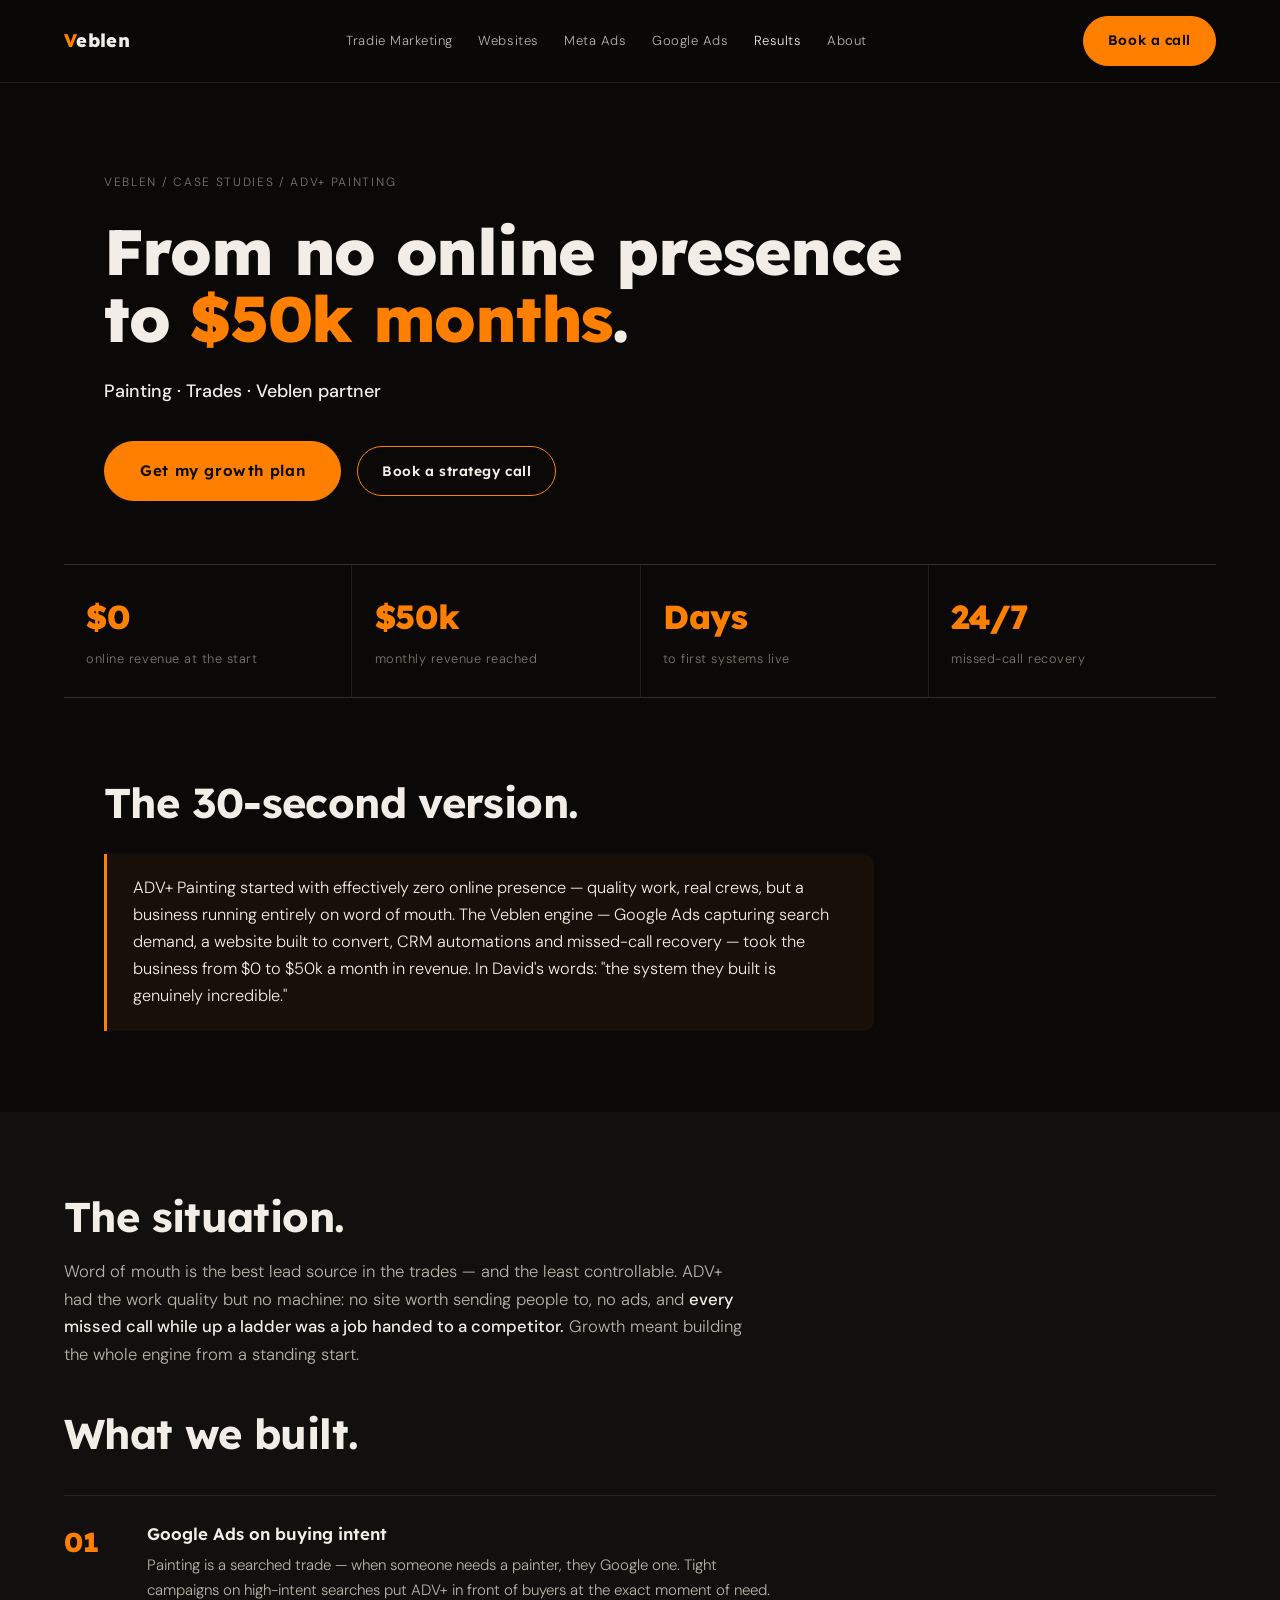
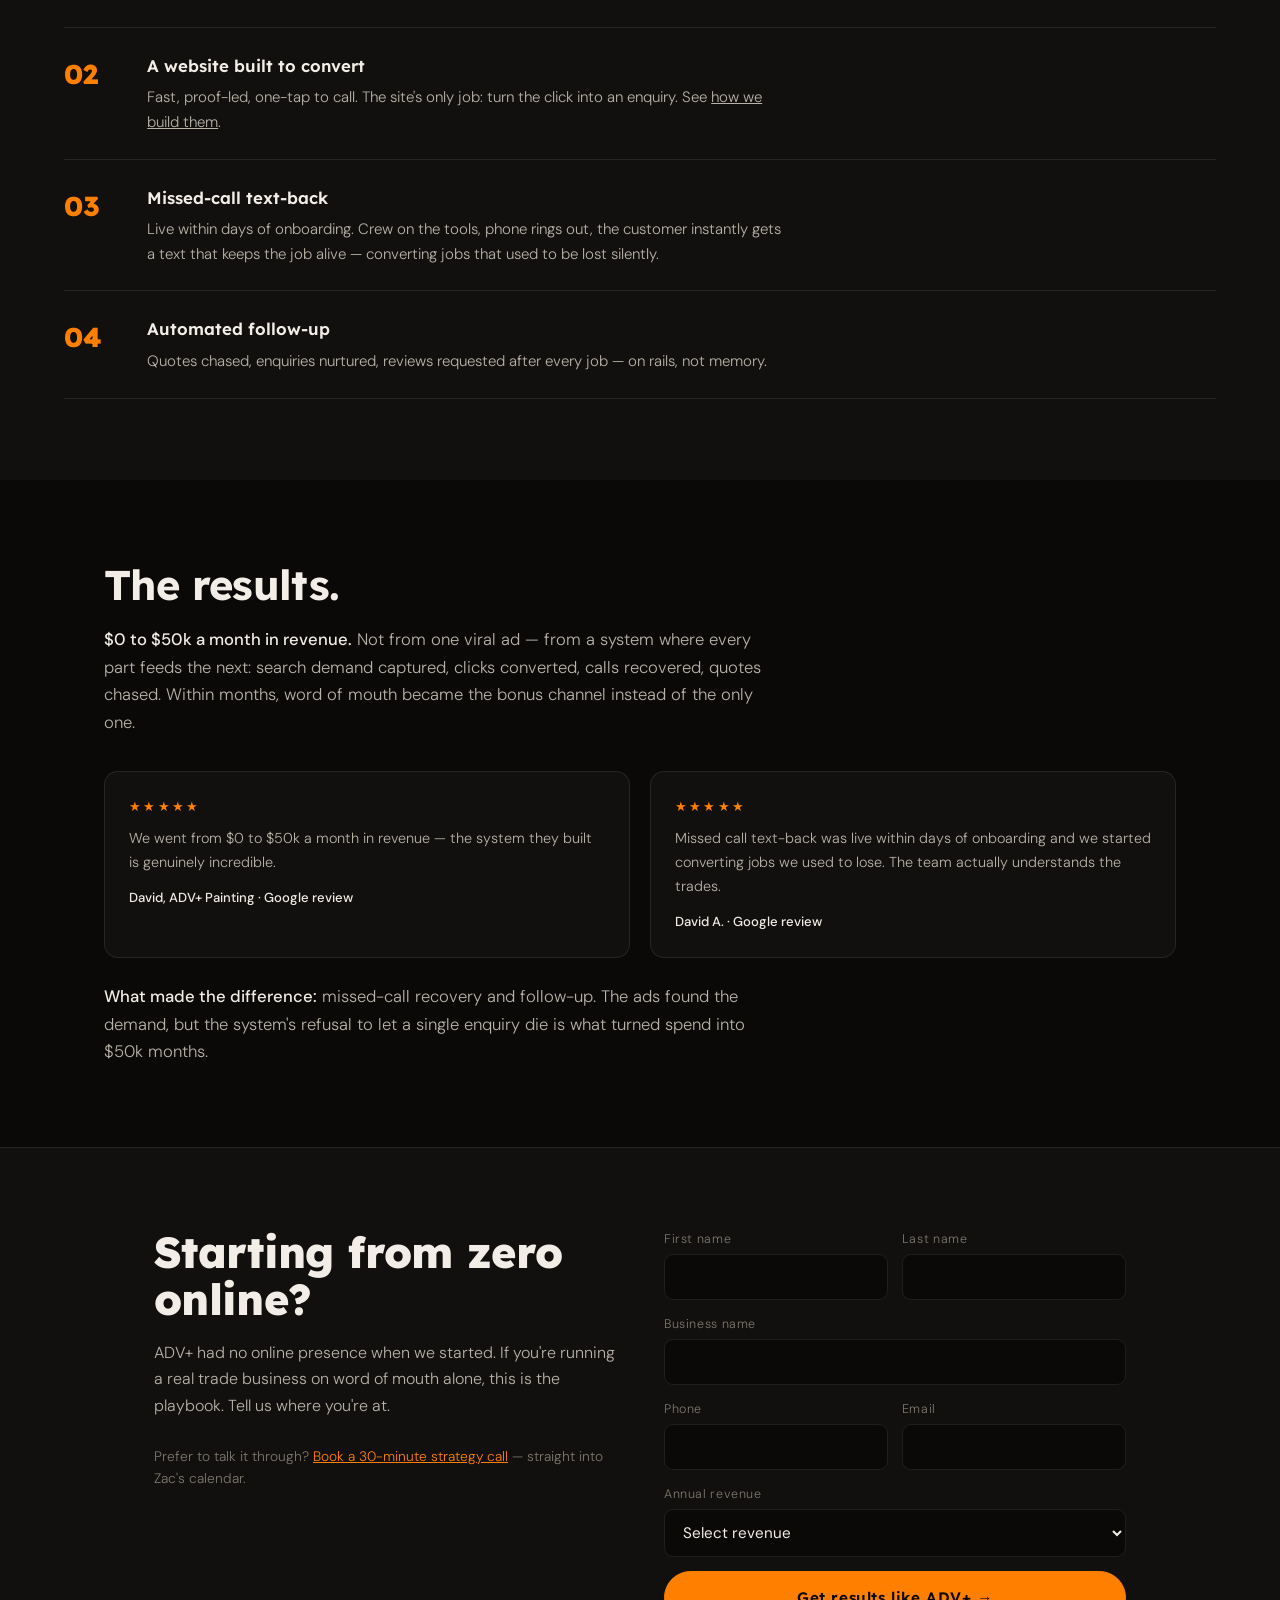
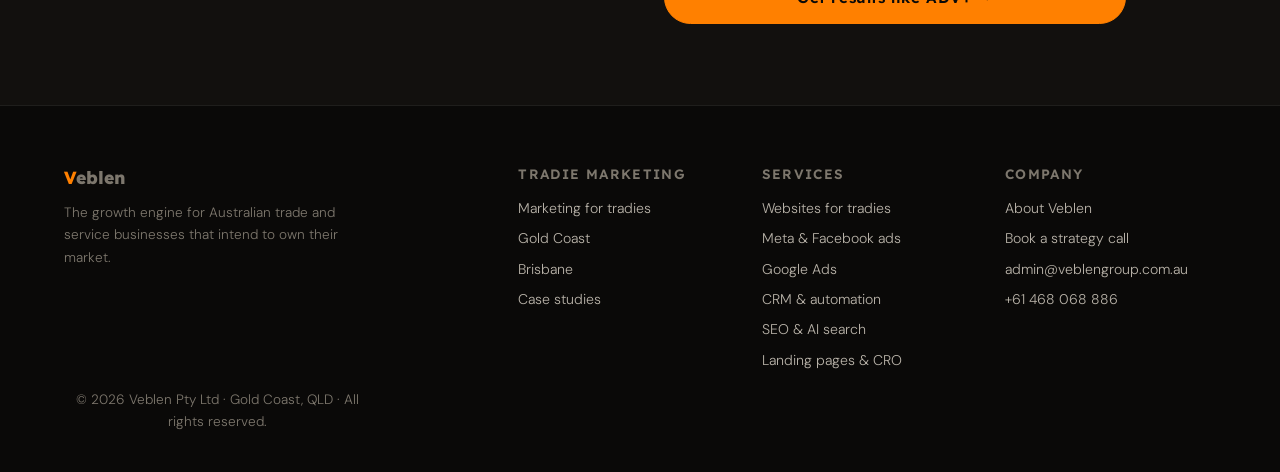
<file: case-studies/adv-painting/index.html>
<!DOCTYPE html>
<html lang="en-AU">
<head>
  <meta charset="UTF-8" />
  <meta name="viewport" content="width=device-width, initial-scale=1.0" />
  <title>ADV+ Painting Case Study — $0 to $50k Months | Veblen</title>
  <meta name="description" content="How ADV+ Painting went from no online presence to $50k months on the Veblen engine — Google Ads, a conversion-built website, automations and missed-call recovery." />
  <meta name="robots" content="noindex,nofollow" />
  <link rel="canonical" href="https://veblengroup.com.au/case-studies/adv-painting/" />
  <link rel="icon" type="image/png" href="/favicon.png" />
  <meta property="og:type" content="website" />
  <meta property="og:url" content="https://veblengroup.com.au/case-studies/adv-painting/" />
  <meta property="og:title" content="ADV+ Painting Case Study — $0 to $50k Months | Veblen" />
  <meta property="og:description" content="How ADV+ Painting went from no online presence to $50k months on the Veblen engine — Google Ads, a conversion-built website, automations and missed-call recovery." />
  <meta property="og:image" content="https://veblengroup.com.au/og-image.jpg" />
  <link rel="preconnect" href="https://fonts.googleapis.com" />
  <link rel="preconnect" href="https://fonts.gstatic.com" crossorigin />
  <link rel="stylesheet" href="https://fonts.googleapis.com/css2?family=Lexend:wght@400;600;700;800&family=DM+Serif+Display:ital@1&family=DM+Sans:opsz,wght@9..40,300;9..40,400;9..40,500&display=swap" />
  <link rel="stylesheet" href="/css/pages.css?v=cd2" />
  <script async src="https://www.googletagmanager.com/gtag/js?id=G-QXMKRXT694"></script>
  <script>window.dataLayer=window.dataLayer||[];function gtag(){dataLayer.push(arguments);}gtag('js',new Date());gtag('config','G-QXMKRXT694');</script>
  <script type="application/ld+json">[{"@context":"https://schema.org","@type":"Service","name":"ADV+ Painting Case Study","description":"Marketing case study: a painting business growing from zero online presence to $50k monthly revenue.","provider":{"@type":"ProfessionalService","name":"Veblen","legalName":"Veblen Pty Ltd","url":"https://veblengroup.com.au","telephone":"+61468068886","email":"admin@veblengroup.com.au","address":{"@type":"PostalAddress","addressLocality":"Gold Coast","addressRegion":"QLD","addressCountry":"AU"},"aggregateRating":{"@type":"AggregateRating","ratingValue":"5.0","reviewCount":"16"}},"areaServed":["Gold Coast","Brisbane","Australia"],"url":"https://veblengroup.com.au/case-studies/adv-painting/"},{"@context":"https://schema.org","@type":"BreadcrumbList","itemListElement":[{"@type":"ListItem","position":1,"name":"Home","item":"https://veblengroup.com.au/"},{"@type":"ListItem","position":2,"name":"ADV+ Painting Case Study","item":"https://veblengroup.com.au/case-studies/adv-painting/"}]}]</script>
</head>
<body>
<header class="pnav">
  <a class="logo" href="/"><span class="logo__v">V</span>eblen</a>
  <nav class="pnav__links" aria-label="Primary">
    <a href="/tradie-marketing/">Tradie Marketing</a>
    <a href="/services/websites/">Websites</a>
    <a href="/services/meta-ads/">Meta Ads</a>
    <a href="/services/google-ads/">Google Ads</a>
    <a href="/case-studies/" aria-current="page">Results</a>
    <a href="/about/">About</a>
  </nav>
  <a class="btn btn--solid" href="https://veblen-platform-production.up.railway.app/book/strategy-call">Book a call</a>
</header>
<main>

<section class="phero">
  <p class="phero__crumb"><a href="/">Veblen</a> / <a href="/case-studies/">Case studies</a> / ADV+ Painting</p>
  <h1>From no online presence to <span class="hl">$50k months</span>.</h1>
  <p class="phero__sub"><strong>Painting · Trades · Veblen partner</strong></p>
  <div class="phero__ctas">
    <a class="btn btn--solid btn--lg" href="#contact">Get my growth plan</a>
    <a class="btn btn--ghost" href="https://veblen-platform-production.up.railway.app/book/strategy-call">Book a strategy call</a>
  </div>
</section>
<div class="proofbar"><div><b>$0</b><span>online revenue at the start</span></div><div><b>$50k</b><span>monthly revenue reached</span></div><div><b>Days</b><span>to first systems live</span></div><div><b>24/7</b><span>missed-call recovery</span></div></div>
<section class="psec">
  <h2>The 30-second version.</h2>
  <div class="answer"><p>ADV+ Painting started with effectively zero online presence — quality work, real crews, but a business running entirely on word of mouth. The Veblen engine — Google Ads capturing search demand, a website built to convert, CRM automations and missed-call recovery — took the business from $0 to $50k a month in revenue. In David's words: "the system they built is genuinely incredible."</p></div>
</section>
<section class="psec--tint psec"><div class="psec__in">
  <h2>The situation.</h2>
  <p class="lead">Word of mouth is the best lead source in the trades — and the least controllable. ADV+ had the work quality but no machine: no site worth sending people to, no ads, and <strong>every missed call while up a ladder was a job handed to a competitor.</strong> Growth meant building the whole engine from a standing start.</p>
  <h2 style="margin-top:2.6rem">What we built.</h2>
  <div class="steps"><div class="step" data-fade><span class="step__n">01</span><div><h3>Google Ads on buying intent</h3><p>Painting is a searched trade — when someone needs a painter, they Google one. Tight campaigns on high-intent searches put ADV+ in front of buyers at the exact moment of need.</p></div></div><div class="step" data-fade><span class="step__n">02</span><div><h3>A website built to convert</h3><p>Fast, proof-led, one-tap to call. The site's only job: turn the click into an enquiry. See <a href='/services/websites/'>how we build them</a>.</p></div></div><div class="step" data-fade><span class="step__n">03</span><div><h3>Missed-call text-back</h3><p>Live within days of onboarding. Crew on the tools, phone rings out, the customer instantly gets a text that keeps the job alive — converting jobs that used to be lost silently.</p></div></div><div class="step" data-fade><span class="step__n">04</span><div><h3>Automated follow-up</h3><p>Quotes chased, enquiries nurtured, reviews requested after every job — on rails, not memory.</p></div></div></div>
</div></section>
<section class="psec">
  <h2>The results.</h2>
  <p class="lead"><strong>$0 to $50k a month in revenue.</strong> Not from one viral ad — from a system where every part feeds the next: search demand captured, clicks converted, calls recovered, quotes chased. Within months, word of mouth became the bonus channel instead of the only one.</p>
  <div class="revstrip"><article class="rev" data-fade><p class="rev__stars">★★★★★</p><p>We went from $0 to $50k a month in revenue — the system they built is genuinely incredible.</p><b>David, ADV+ Painting · Google review</b></article><article class="rev" data-fade><p class="rev__stars">★★★★★</p><p>Missed call text-back was live within days of onboarding and we started converting jobs we used to lose. The team actually understands the trades.</p><b>David A. · Google review</b></article></div>
  <p class="lead" style="margin-top:1.6rem"><strong>What made the difference:</strong> missed-call recovery and follow-up. The ads found the demand, but the system's refusal to let a single enquiry die is what turned spend into $50k months.</p>
</section>

<section class="pcta" id="contact">
  <div class="pcta__in">
    <div>
      <h2>Starting from zero online?</h2>
      <p class="pcta__sub">ADV+ had no online presence when we started. If you're running a real trade business on word of mouth alone, this is the playbook. Tell us where you're at.</p>
      <p class="pcta__alt">Prefer to talk it through? <a href="https://veblen-platform-production.up.railway.app/book/strategy-call">Book a 30-minute strategy call</a> — straight into Zac's calendar.</p>
    </div>
    <form class="pform" id="pform" data-entrypath="page-case-adv-painting" novalidate>
  <div class="pform__row">
    <label>First name<input type="text" name="first_name" autocomplete="given-name" required /></label>
    <label>Last name<input type="text" name="last_name" autocomplete="family-name" required /></label>
  </div>
  <label>Business name<input type="text" name="business" autocomplete="organization" required /></label>
  <div class="pform__row">
    <label>Phone<input type="tel" name="phone" autocomplete="tel" required /></label>
    <label>Email<input type="email" name="email" autocomplete="email" required /></label>
  </div>
  <label>Annual revenue
    <select name="revenue" required>
      <option value="" selected disabled>Select revenue</option>
      <option value="under-500k">Under $500k</option>
      <option value="500k-1m">$500k – $1M</option>
      <option value="1m-3m">$1M – $3M</option>
      <option value="3m-10m">$3M – $10M</option>
      <option value="10m-plus">$10M+</option>
    </select>
  </label>
  <button class="btn btn--solid btn--lg" type="submit">Get results like ADV+ →</button>
  <p class="pform__success" id="pform-success" hidden>✓ Got it. We'll come back to you within one business day.</p>
</form>
  </div>
</section>
</main>
<footer class="pfooter">
  <div class="pfooter__cols">
    <div>
      <p class="logo"><span class="logo__v">V</span>eblen</p>
      <p>The growth engine for Australian trade and service businesses that intend to own their market.</p>
    </div>
    <div>
      <p class="pfooter__h">Tradie marketing</p>
      <a href="/tradie-marketing/">Marketing for tradies</a>
      <a href="/tradie-marketing/gold-coast/">Gold Coast</a>
      <a href="/tradie-marketing/brisbane/">Brisbane</a>
      <a href="/case-studies/">Case studies</a>
    </div>
    <div>
      <p class="pfooter__h">Services</p>
      <a href="/services/websites/">Websites for tradies</a>
      <a href="/services/meta-ads/">Meta &amp; Facebook ads</a>
      <a href="/services/google-ads/">Google Ads</a>
      <a href="/services/crm-automation/">CRM &amp; automation</a>
      <a href="/services/seo/">SEO &amp; AI search</a>
      <a href="/services/cro/">Landing pages &amp; CRO</a>
    </div>
    <div>
      <p class="pfooter__h">Company</p>
      <a href="/about/">About Veblen</a>
      <a href="https://veblen-platform-production.up.railway.app/book/strategy-call">Book a strategy call</a>
      <a href="mailto:admin@veblengroup.com.au">admin@veblengroup.com.au</a>
      <a href="tel:+61468068886">+61 468 068 886</a>
    </div>
  </div>
  <p class="pfooter__legal">© 2026 Veblen Pty Ltd · Gold Coast, QLD · All rights reserved.</p>
</footer>
<script src="/js/page.js?v=cd2" defer></script>
</body>
</html>
</file>
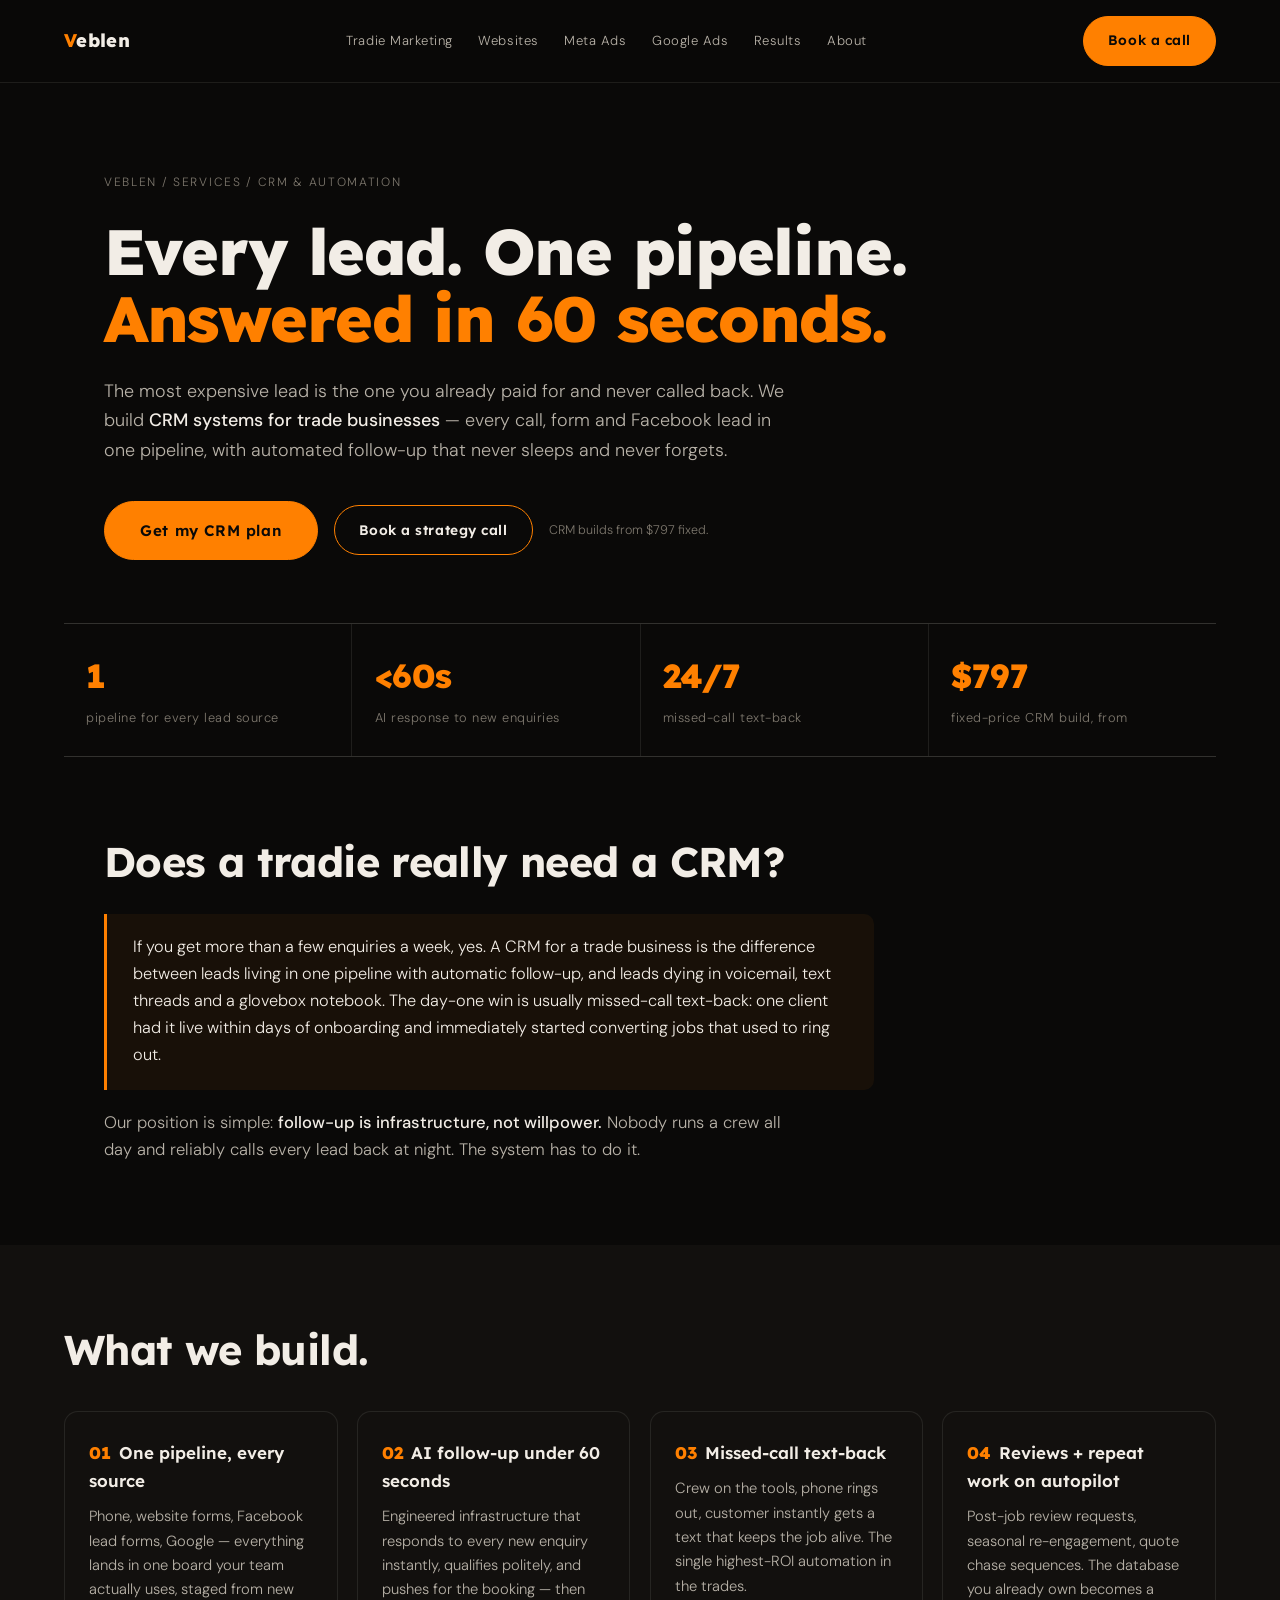
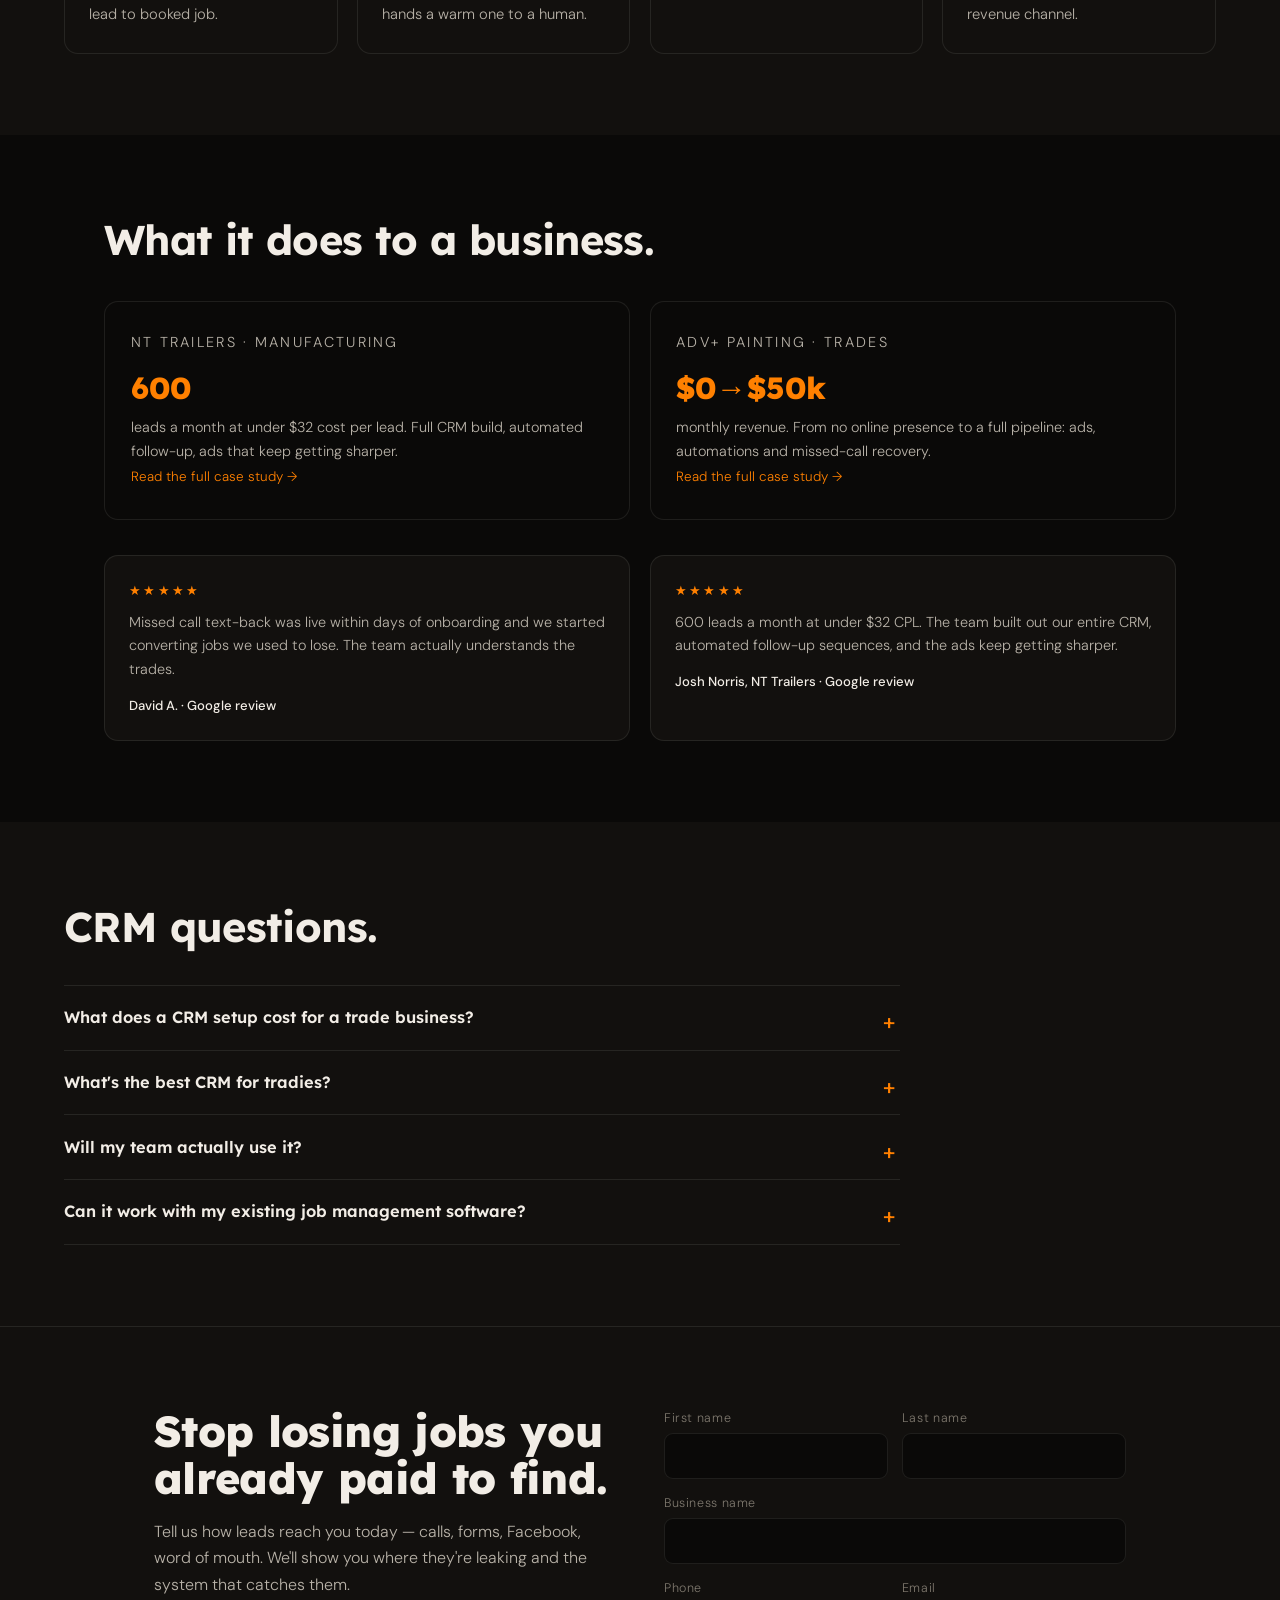
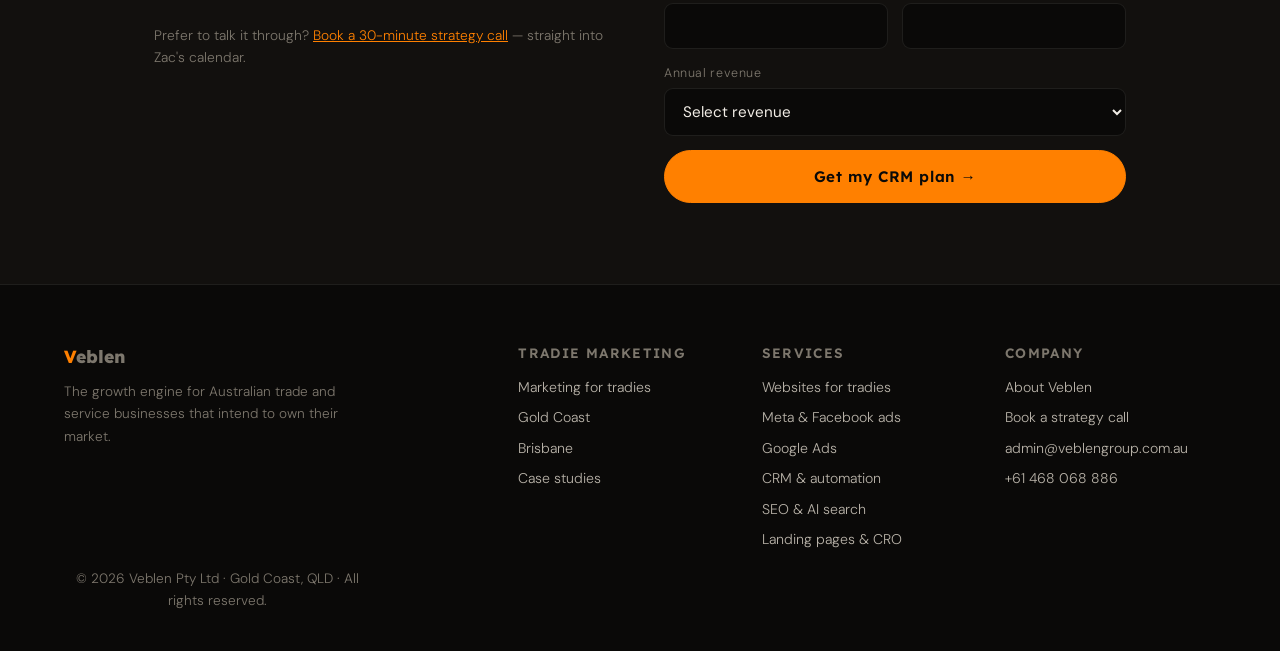
<file: services/crm-automation/index.html>
<!DOCTYPE html>
<html lang="en-AU">
<head>
  <meta charset="UTF-8" />
  <meta name="viewport" content="width=device-width, initial-scale=1.0" />
  <title>CRM for Tradies — Setup, Automation & AI Follow-Up | Veblen</title>
  <meta name="description" content="CRM setup and automation for tradies and local businesses. One pipeline for every lead, missed-call text-back, and AI follow-up in under 60 seconds. Built from $797 fixed." />
  <meta name="robots" content="noindex,nofollow" />
  <link rel="canonical" href="https://veblengroup.com.au/services/crm-automation/" />
  <link rel="icon" type="image/png" href="/favicon.png" />
  <meta property="og:type" content="website" />
  <meta property="og:url" content="https://veblengroup.com.au/services/crm-automation/" />
  <meta property="og:title" content="CRM for Tradies — Setup, Automation & AI Follow-Up | Veblen" />
  <meta property="og:description" content="CRM setup and automation for tradies and local businesses. One pipeline for every lead, missed-call text-back, and AI follow-up in under 60 seconds. Built from $797 fixed." />
  <meta property="og:image" content="https://veblengroup.com.au/og-image.jpg" />
  <link rel="preconnect" href="https://fonts.googleapis.com" />
  <link rel="preconnect" href="https://fonts.gstatic.com" crossorigin />
  <link rel="stylesheet" href="https://fonts.googleapis.com/css2?family=Lexend:wght@400;600;700;800&family=DM+Serif+Display:ital@1&family=DM+Sans:opsz,wght@9..40,300;9..40,400;9..40,500&display=swap" />
  <link rel="stylesheet" href="/css/pages.css?v=cd2" />
  <script async src="https://www.googletagmanager.com/gtag/js?id=G-QXMKRXT694"></script>
  <script>window.dataLayer=window.dataLayer||[];function gtag(){dataLayer.push(arguments);}gtag('js',new Date());gtag('config','G-QXMKRXT694');</script>
  <script type="application/ld+json">[{"@context":"https://schema.org","@type":"Service","name":"CRM Setup & Automation","description":"CRM builds, automation and AI follow-up for trade and local service businesses.","provider":{"@type":"ProfessionalService","name":"Veblen","legalName":"Veblen Pty Ltd","url":"https://veblengroup.com.au","telephone":"+61468068886","email":"admin@veblengroup.com.au","address":{"@type":"PostalAddress","addressLocality":"Gold Coast","addressRegion":"QLD","addressCountry":"AU"},"aggregateRating":{"@type":"AggregateRating","ratingValue":"5.0","reviewCount":"16"}},"areaServed":["Gold Coast","Brisbane","Australia"],"url":"https://veblengroup.com.au/services/crm-automation/"},{"@context":"https://schema.org","@type":"BreadcrumbList","itemListElement":[{"@type":"ListItem","position":1,"name":"Home","item":"https://veblengroup.com.au/"},{"@type":"ListItem","position":2,"name":"CRM Setup & Automation","item":"https://veblengroup.com.au/services/crm-automation/"}]}]</script>
</head>
<body>
<header class="pnav">
  <a class="logo" href="/"><span class="logo__v">V</span>eblen</a>
  <nav class="pnav__links" aria-label="Primary">
    <a href="/tradie-marketing/">Tradie Marketing</a>
    <a href="/services/websites/">Websites</a>
    <a href="/services/meta-ads/">Meta Ads</a>
    <a href="/services/google-ads/">Google Ads</a>
    <a href="/case-studies/">Results</a>
    <a href="/about/">About</a>
  </nav>
  <a class="btn btn--solid" href="https://veblen-platform-production.up.railway.app/book/strategy-call">Book a call</a>
</header>
<main>

<section class="phero">
  <p class="phero__crumb"><a href="/">Veblen</a> / Services / CRM &amp; automation</p>
  <h1>Every lead. One pipeline. <span class="hl">Answered in 60 seconds.</span></h1>
  <p class="phero__sub">The most expensive lead is the one you already paid for and never called back. We build <strong>CRM systems for trade businesses</strong> — every call, form and Facebook lead in one pipeline, with automated follow-up that never sleeps and never forgets.</p>
  <div class="phero__ctas">
    <a class="btn btn--solid btn--lg" href="#contact">Get my CRM plan</a>
    <a class="btn btn--ghost" href="https://veblen-platform-production.up.railway.app/book/strategy-call">Book a strategy call</a>
    <span class="phero__note">CRM builds from $797 fixed.</span>
  </div>
</section>
<div class="proofbar"><div><b>1</b><span>pipeline for every lead source</span></div><div><b><60s</b><span>AI response to new enquiries</span></div><div><b>24/7</b><span>missed-call text-back</span></div><div><b>$797</b><span>fixed-price CRM build, from</span></div></div>
<section class="psec">
  <h2>Does a tradie really need a CRM?</h2>
  <div class="answer"><p>If you get more than a few enquiries a week, yes. A CRM for a trade business is the difference between leads living in one pipeline with automatic follow-up, and leads dying in voicemail, text threads and a glovebox notebook. The day-one win is usually missed-call text-back: one client had it live within days of onboarding and immediately started converting jobs that used to ring out.</p></div>
  <p class="lead">Our position is simple: <strong>follow-up is infrastructure, not willpower.</strong> Nobody runs a crew all day and reliably calls every lead back at night. The system has to do it.</p>
</section>
<section class="psec--tint psec"><div class="psec__in">
  <h2>What we build.</h2>
  <div class="fgrid"><article class="fcard" data-fade><h3><span class="n">01</span>One pipeline, every source</h3><p>Phone, website forms, Facebook lead forms, Google — everything lands in one board your team actually uses, staged from new lead to booked job.</p></article><article class="fcard" data-fade><h3><span class="n">02</span>AI follow-up under 60 seconds</h3><p>Engineered infrastructure that responds to every new enquiry instantly, qualifies politely, and pushes for the booking — then hands a warm one to a human.</p></article><article class="fcard" data-fade><h3><span class="n">03</span>Missed-call text-back</h3><p>Crew on the tools, phone rings out, customer instantly gets a text that keeps the job alive. The single highest-ROI automation in the trades.</p></article><article class="fcard" data-fade><h3><span class="n">04</span>Reviews + repeat work on autopilot</h3><p>Post-job review requests, seasonal re-engagement, quote chase sequences. The database you already own becomes a revenue channel.</p></article></div>
</div></section>
<section class="psec">
  <h2>What it does to a business.</h2>
  <div class="cases"><article class="case"><p class="case__client">NT Trailers · Manufacturing</p><b>600</b><p>leads a month at under $32 cost per lead. Full CRM build, automated follow-up, ads that keep getting sharper.</p><a href="/case-studies/nt-trailers/">Read the full case study →</a></article><article class="case"><p class="case__client">ADV+ Painting · Trades</p><b>$0→$50k</b><p>monthly revenue. From no online presence to a full pipeline: ads, automations and missed-call recovery.</p><a href="/case-studies/adv-painting/">Read the full case study →</a></article></div>
  <div class="revstrip"><article class="rev" data-fade><p class="rev__stars">★★★★★</p><p>Missed call text-back was live within days of onboarding and we started converting jobs we used to lose. The team actually understands the trades.</p><b>David A. · Google review</b></article><article class="rev" data-fade><p class="rev__stars">★★★★★</p><p>600 leads a month at under $32 CPL. The team built out our entire CRM, automated follow-up sequences, and the ads keep getting sharper.</p><b>Josh Norris, NT Trailers · Google review</b></article></div>
</section>
<section class="psec--tint psec"><div class="psec__in">
  <h2>CRM questions.</h2>
  <div class="qa"><details><summary>What does a CRM setup cost for a trade business?</summary><p>Our CRM build starts from $797 — pipeline, lead capture wiring, missed-call text-back and core automations, delivered in days. Full AI follow-up engines come with partnership tiers from $5,900/month.</p></details><details><summary>What's the best CRM for tradies?</summary><p>The one your team actually uses, wired to answer leads instantly. We build on proven platforms rather than locking you into something exotic — and you keep ownership of the account and your data.</p></details><details><summary>Will my team actually use it?</summary><p>That's a build problem, not a willpower problem. We set it up around how your business already runs — stages that match your real workflow, automations that remove admin instead of adding it — and train your team on go-live.</p></details><details><summary>Can it work with my existing job management software?</summary><p>Usually, yes. The CRM handles the front of house (leads, follow-up, bookings) and connects to job management for the back. We map your stack on the call.</p></details></div>
</div></section>

<section class="pcta" id="contact">
  <div class="pcta__in">
    <div>
      <h2>Stop losing jobs you already paid to find.</h2>
      <p class="pcta__sub">Tell us how leads reach you today — calls, forms, Facebook, word of mouth. We'll show you where they're leaking and the system that catches them.</p>
      <p class="pcta__alt">Prefer to talk it through? <a href="https://veblen-platform-production.up.railway.app/book/strategy-call">Book a 30-minute strategy call</a> — straight into Zac's calendar.</p>
    </div>
    <form class="pform" id="pform" data-entrypath="page-crm-automation" novalidate>
  <div class="pform__row">
    <label>First name<input type="text" name="first_name" autocomplete="given-name" required /></label>
    <label>Last name<input type="text" name="last_name" autocomplete="family-name" required /></label>
  </div>
  <label>Business name<input type="text" name="business" autocomplete="organization" required /></label>
  <div class="pform__row">
    <label>Phone<input type="tel" name="phone" autocomplete="tel" required /></label>
    <label>Email<input type="email" name="email" autocomplete="email" required /></label>
  </div>
  <label>Annual revenue
    <select name="revenue" required>
      <option value="" selected disabled>Select revenue</option>
      <option value="under-500k">Under $500k</option>
      <option value="500k-1m">$500k – $1M</option>
      <option value="1m-3m">$1M – $3M</option>
      <option value="3m-10m">$3M – $10M</option>
      <option value="10m-plus">$10M+</option>
    </select>
  </label>
  <button class="btn btn--solid btn--lg" type="submit">Get my CRM plan →</button>
  <p class="pform__success" id="pform-success" hidden>✓ Got it. We'll come back to you within one business day.</p>
</form>
  </div>
</section>
</main>
<footer class="pfooter">
  <div class="pfooter__cols">
    <div>
      <p class="logo"><span class="logo__v">V</span>eblen</p>
      <p>The growth engine for Australian trade and service businesses that intend to own their market.</p>
    </div>
    <div>
      <p class="pfooter__h">Tradie marketing</p>
      <a href="/tradie-marketing/">Marketing for tradies</a>
      <a href="/tradie-marketing/gold-coast/">Gold Coast</a>
      <a href="/tradie-marketing/brisbane/">Brisbane</a>
      <a href="/case-studies/">Case studies</a>
    </div>
    <div>
      <p class="pfooter__h">Services</p>
      <a href="/services/websites/">Websites for tradies</a>
      <a href="/services/meta-ads/">Meta &amp; Facebook ads</a>
      <a href="/services/google-ads/">Google Ads</a>
      <a href="/services/crm-automation/">CRM &amp; automation</a>
      <a href="/services/seo/">SEO &amp; AI search</a>
      <a href="/services/cro/">Landing pages &amp; CRO</a>
    </div>
    <div>
      <p class="pfooter__h">Company</p>
      <a href="/about/">About Veblen</a>
      <a href="https://veblen-platform-production.up.railway.app/book/strategy-call">Book a strategy call</a>
      <a href="mailto:admin@veblengroup.com.au">admin@veblengroup.com.au</a>
      <a href="tel:+61468068886">+61 468 068 886</a>
    </div>
  </div>
  <p class="pfooter__legal">© 2026 Veblen Pty Ltd · Gold Coast, QLD · All rights reserved.</p>
</footer>
<script src="/js/page.js?v=cd2" defer></script>
</body>
</html>
</file>
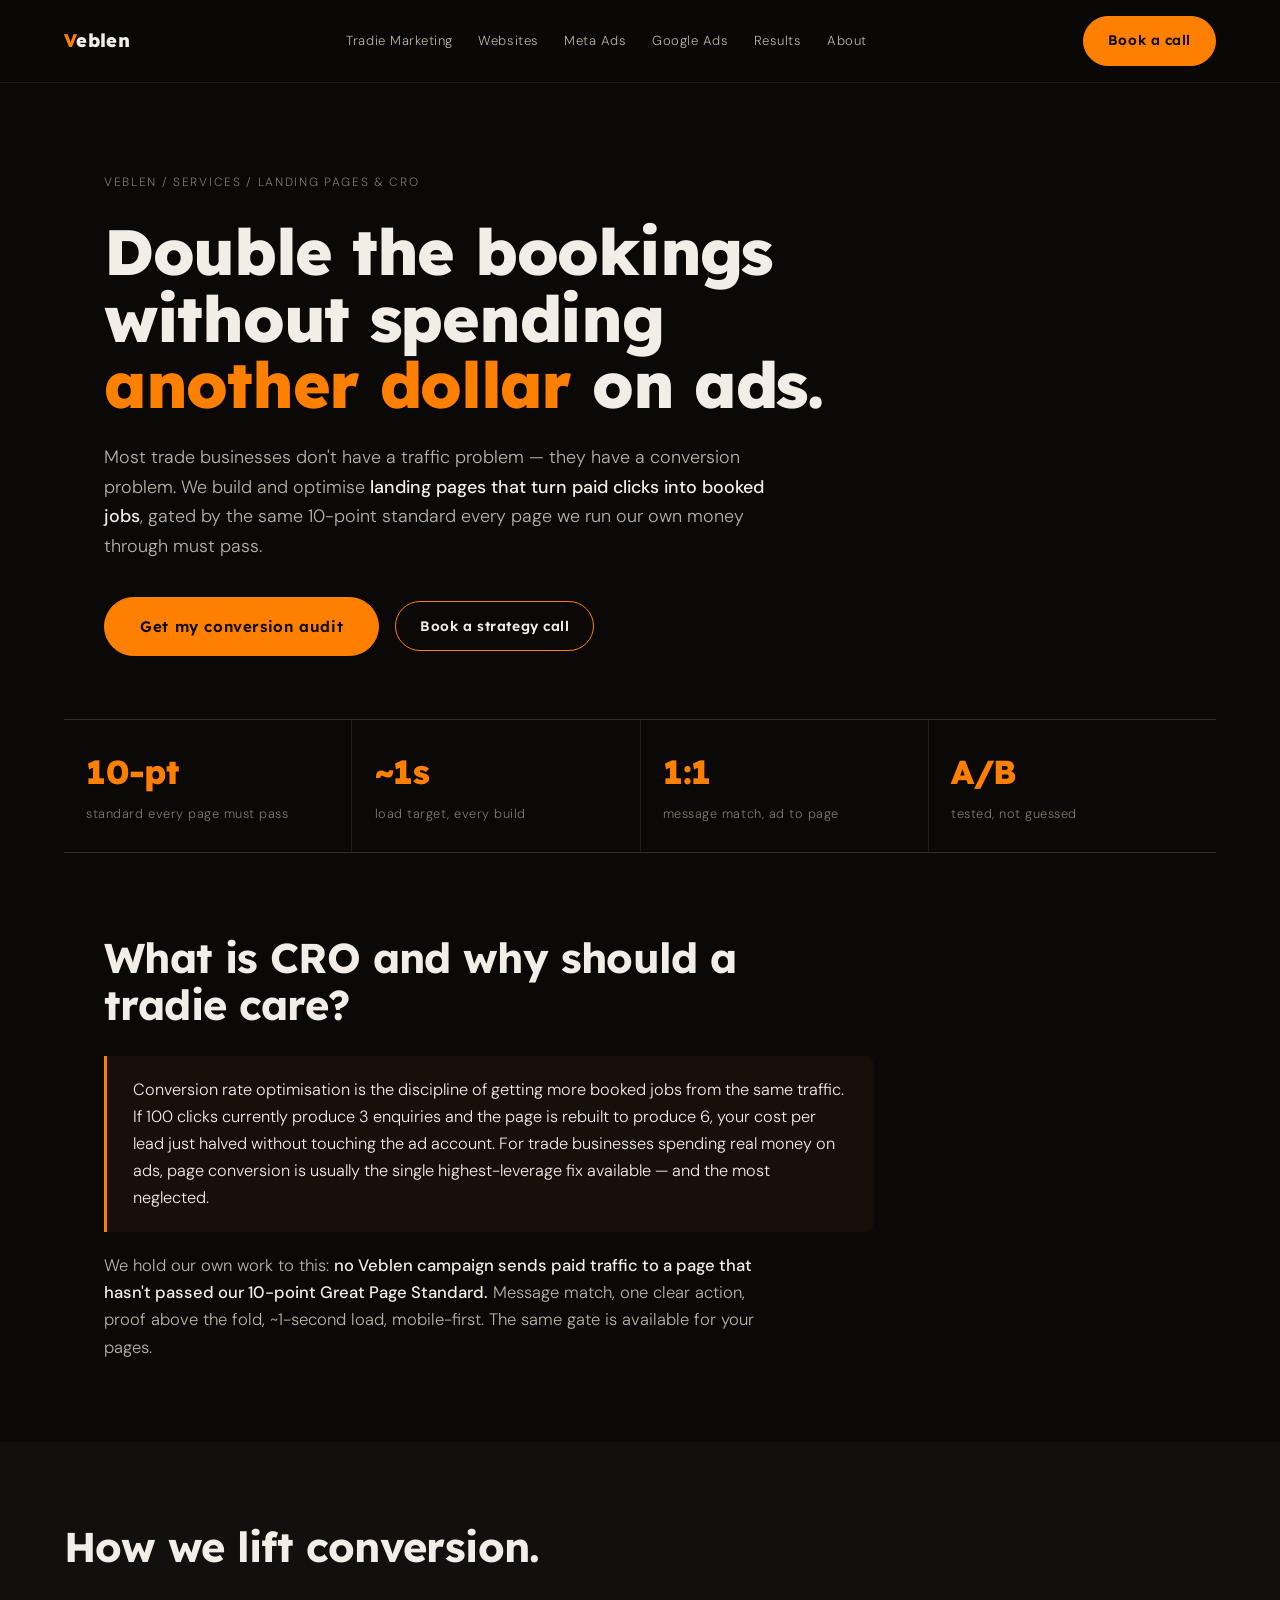
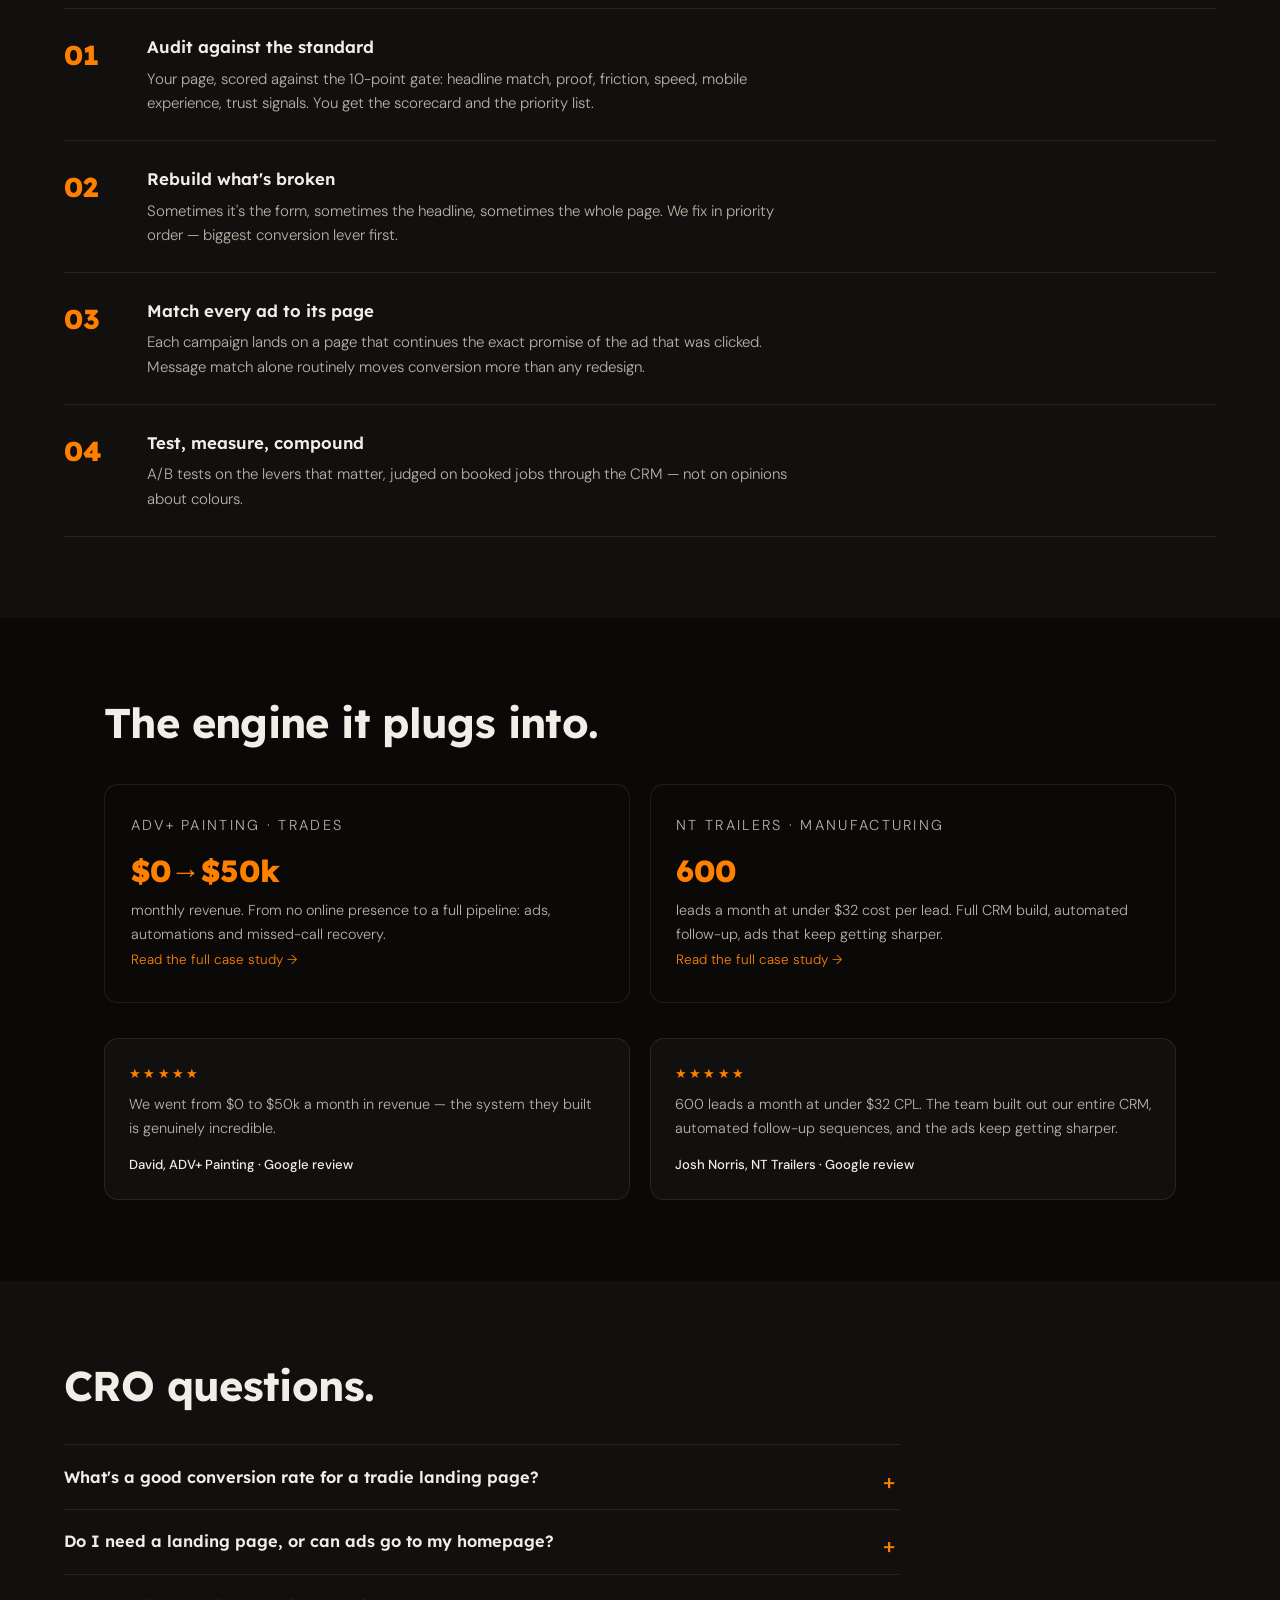
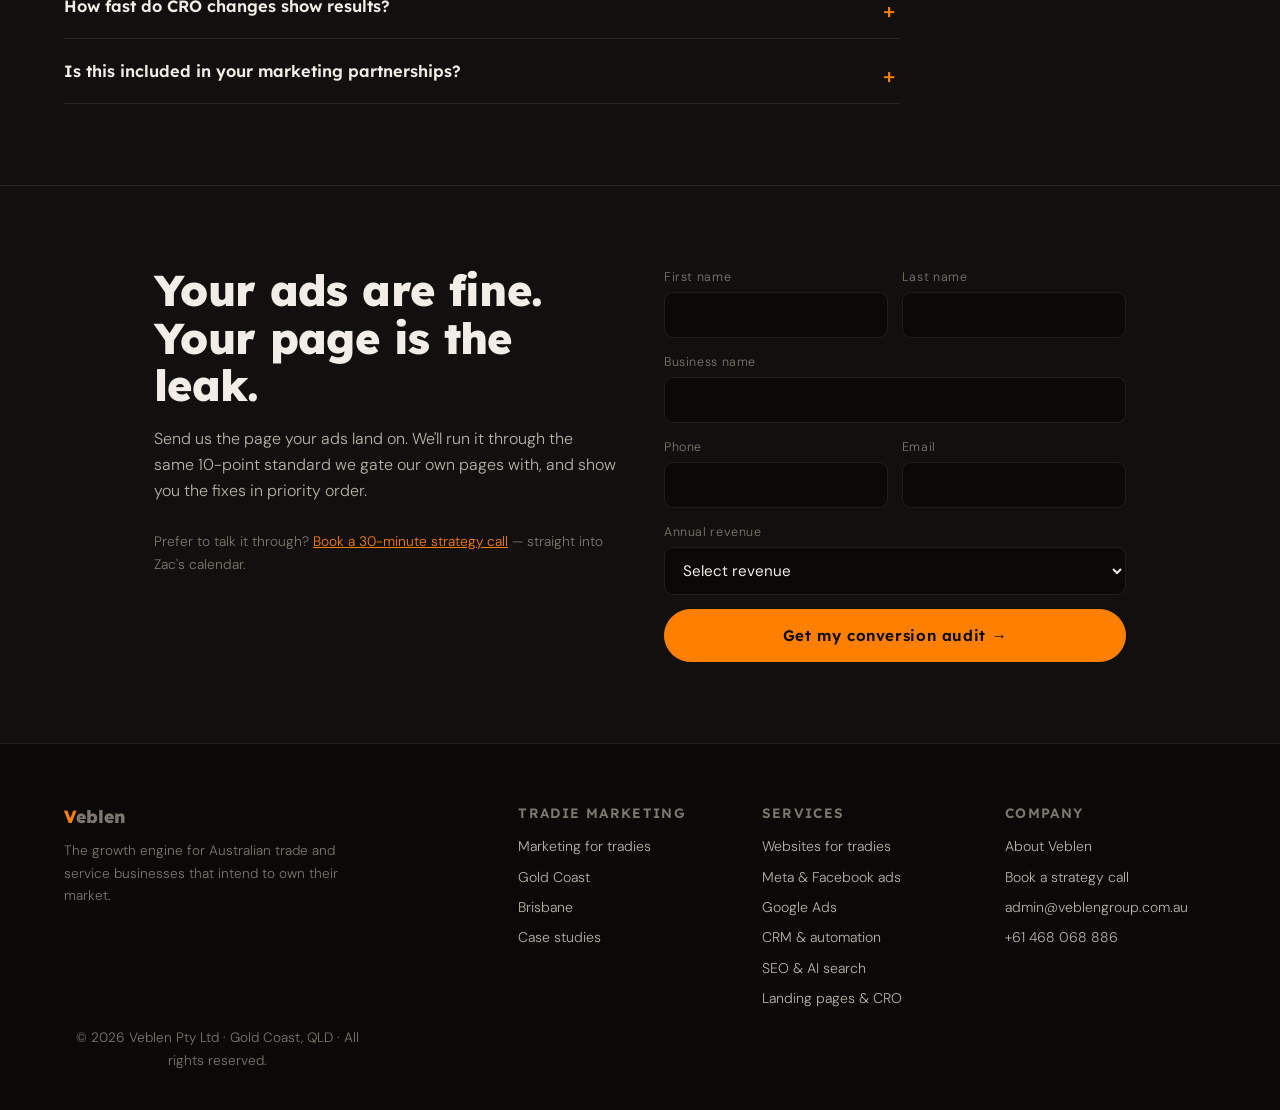
<file: services/cro/index.html>
<!DOCTYPE html>
<html lang="en-AU">
<head>
  <meta charset="UTF-8" />
  <meta name="viewport" content="width=device-width, initial-scale=1.0" />
  <title>Landing Pages & CRO for Trade Businesses | Veblen</title>
  <meta name="description" content="Landing pages and conversion rate optimisation for tradies. Every Veblen page must pass a 10-point conversion standard before a dollar of ad spend touches it. Same system, available for your business." />
  <meta name="robots" content="noindex,nofollow" />
  <link rel="canonical" href="https://veblengroup.com.au/services/cro/" />
  <link rel="icon" type="image/png" href="/favicon.png" />
  <meta property="og:type" content="website" />
  <meta property="og:url" content="https://veblengroup.com.au/services/cro/" />
  <meta property="og:title" content="Landing Pages & CRO for Trade Businesses | Veblen" />
  <meta property="og:description" content="Landing pages and conversion rate optimisation for tradies. Every Veblen page must pass a 10-point conversion standard before a dollar of ad spend touches it. Same system, available for your business." />
  <meta property="og:image" content="https://veblengroup.com.au/og-image.jpg" />
  <link rel="preconnect" href="https://fonts.googleapis.com" />
  <link rel="preconnect" href="https://fonts.gstatic.com" crossorigin />
  <link rel="stylesheet" href="https://fonts.googleapis.com/css2?family=Lexend:wght@400;600;700;800&family=DM+Serif+Display:ital@1&family=DM+Sans:opsz,wght@9..40,300;9..40,400;9..40,500&display=swap" />
  <link rel="stylesheet" href="/css/pages.css?v=cd2" />
  <script async src="https://www.googletagmanager.com/gtag/js?id=G-QXMKRXT694"></script>
  <script>window.dataLayer=window.dataLayer||[];function gtag(){dataLayer.push(arguments);}gtag('js',new Date());gtag('config','G-QXMKRXT694');</script>
  <script type="application/ld+json">[{"@context":"https://schema.org","@type":"Service","name":"Landing Pages & CRO","description":"Landing page builds and conversion rate optimisation for trade and local service businesses.","provider":{"@type":"ProfessionalService","name":"Veblen","legalName":"Veblen Pty Ltd","url":"https://veblengroup.com.au","telephone":"+61468068886","email":"admin@veblengroup.com.au","address":{"@type":"PostalAddress","addressLocality":"Gold Coast","addressRegion":"QLD","addressCountry":"AU"},"aggregateRating":{"@type":"AggregateRating","ratingValue":"5.0","reviewCount":"16"}},"areaServed":["Gold Coast","Brisbane","Australia"],"url":"https://veblengroup.com.au/services/cro/"},{"@context":"https://schema.org","@type":"BreadcrumbList","itemListElement":[{"@type":"ListItem","position":1,"name":"Home","item":"https://veblengroup.com.au/"},{"@type":"ListItem","position":2,"name":"Landing Pages & CRO","item":"https://veblengroup.com.au/services/cro/"}]}]</script>
</head>
<body>
<header class="pnav">
  <a class="logo" href="/"><span class="logo__v">V</span>eblen</a>
  <nav class="pnav__links" aria-label="Primary">
    <a href="/tradie-marketing/">Tradie Marketing</a>
    <a href="/services/websites/">Websites</a>
    <a href="/services/meta-ads/">Meta Ads</a>
    <a href="/services/google-ads/">Google Ads</a>
    <a href="/case-studies/">Results</a>
    <a href="/about/">About</a>
  </nav>
  <a class="btn btn--solid" href="https://veblen-platform-production.up.railway.app/book/strategy-call">Book a call</a>
</header>
<main>

<section class="phero">
  <p class="phero__crumb"><a href="/">Veblen</a> / Services / Landing pages &amp; CRO</p>
  <h1>Double the bookings without spending <span class="hl">another dollar</span> on ads.</h1>
  <p class="phero__sub">Most trade businesses don't have a traffic problem — they have a conversion problem. We build and optimise <strong>landing pages that turn paid clicks into booked jobs</strong>, gated by the same 10-point standard every page we run our own money through must pass.</p>
  <div class="phero__ctas">
    <a class="btn btn--solid btn--lg" href="#contact">Get my conversion audit</a>
    <a class="btn btn--ghost" href="https://veblen-platform-production.up.railway.app/book/strategy-call">Book a strategy call</a>
  </div>
</section>
<div class="proofbar"><div><b>10-pt</b><span>standard every page must pass</span></div><div><b>~1s</b><span>load target, every build</span></div><div><b>1:1</b><span>message match, ad to page</span></div><div><b>A/B</b><span>tested, not guessed</span></div></div>
<section class="psec">
  <h2>What is CRO and why should a tradie care?</h2>
  <div class="answer"><p>Conversion rate optimisation is the discipline of getting more booked jobs from the same traffic. If 100 clicks currently produce 3 enquiries and the page is rebuilt to produce 6, your cost per lead just halved without touching the ad account. For trade businesses spending real money on ads, page conversion is usually the single highest-leverage fix available — and the most neglected.</p></div>
  <p class="lead">We hold our own work to this: <strong>no Veblen campaign sends paid traffic to a page that hasn't passed our 10-point Great Page Standard.</strong> Message match, one clear action, proof above the fold, ~1-second load, mobile-first. The same gate is available for your pages.</p>
</section>
<section class="psec--tint psec"><div class="psec__in">
  <h2>How we lift conversion.</h2>
  <div class="steps"><div class="step" data-fade><span class="step__n">01</span><div><h3>Audit against the standard</h3><p>Your page, scored against the 10-point gate: headline match, proof, friction, speed, mobile experience, trust signals. You get the scorecard and the priority list.</p></div></div><div class="step" data-fade><span class="step__n">02</span><div><h3>Rebuild what's broken</h3><p>Sometimes it's the form, sometimes the headline, sometimes the whole page. We fix in priority order — biggest conversion lever first.</p></div></div><div class="step" data-fade><span class="step__n">03</span><div><h3>Match every ad to its page</h3><p>Each campaign lands on a page that continues the exact promise of the ad that was clicked. Message match alone routinely moves conversion more than any redesign.</p></div></div><div class="step" data-fade><span class="step__n">04</span><div><h3>Test, measure, compound</h3><p>A/B tests on the levers that matter, judged on booked jobs through the CRM — not on opinions about colours.</p></div></div></div>
</div></section>
<section class="psec">
  <h2>The engine it plugs into.</h2>
  <div class="cases"><article class="case"><p class="case__client">ADV+ Painting · Trades</p><b>$0→$50k</b><p>monthly revenue. From no online presence to a full pipeline: ads, automations and missed-call recovery.</p><a href="/case-studies/adv-painting/">Read the full case study →</a></article><article class="case"><p class="case__client">NT Trailers · Manufacturing</p><b>600</b><p>leads a month at under $32 cost per lead. Full CRM build, automated follow-up, ads that keep getting sharper.</p><a href="/case-studies/nt-trailers/">Read the full case study →</a></article></div>
  <div class="revstrip"><article class="rev" data-fade><p class="rev__stars">★★★★★</p><p>We went from $0 to $50k a month in revenue — the system they built is genuinely incredible.</p><b>David, ADV+ Painting · Google review</b></article><article class="rev" data-fade><p class="rev__stars">★★★★★</p><p>600 leads a month at under $32 CPL. The team built out our entire CRM, automated follow-up sequences, and the ads keep getting sharper.</p><b>Josh Norris, NT Trailers · Google review</b></article></div>
</section>
<section class="psec--tint psec"><div class="psec__in">
  <h2>CRO questions.</h2>
  <div class="qa"><details><summary>What's a good conversion rate for a tradie landing page?</summary><p>Paid-traffic landing pages for trades should convert at 5% or better — that's the floor we hold our own pages to. Many trade sites convert at 1–2%, which means more than half the achievable bookings are being left on the table.</p></details><details><summary>Do I need a landing page, or can ads go to my homepage?</summary><p>Ads to a homepage is the most common money leak in trade marketing. A homepage speaks to everyone; a landing page continues the one promise the visitor just clicked. Dedicated pages per campaign almost always win.</p></details><details><summary>How fast do CRO changes show results?</summary><p>Fast — conversion fixes apply to all existing traffic immediately. Meaningful read-outs typically take a few hundred clicks per variant, so higher-traffic accounts learn faster.</p></details><details><summary>Is this included in your marketing partnerships?</summary><p>Yes — landing pages and CRO are built into Growth tier and above, because we refuse to scale ad spend into weak pages. It's also available standalone for businesses running their own ads.</p></details></div>
</div></section>

<section class="pcta" id="contact">
  <div class="pcta__in">
    <div>
      <h2>Your ads are fine. Your page is the leak.</h2>
      <p class="pcta__sub">Send us the page your ads land on. We'll run it through the same 10-point standard we gate our own pages with, and show you the fixes in priority order.</p>
      <p class="pcta__alt">Prefer to talk it through? <a href="https://veblen-platform-production.up.railway.app/book/strategy-call">Book a 30-minute strategy call</a> — straight into Zac's calendar.</p>
    </div>
    <form class="pform" id="pform" data-entrypath="page-cro" novalidate>
  <div class="pform__row">
    <label>First name<input type="text" name="first_name" autocomplete="given-name" required /></label>
    <label>Last name<input type="text" name="last_name" autocomplete="family-name" required /></label>
  </div>
  <label>Business name<input type="text" name="business" autocomplete="organization" required /></label>
  <div class="pform__row">
    <label>Phone<input type="tel" name="phone" autocomplete="tel" required /></label>
    <label>Email<input type="email" name="email" autocomplete="email" required /></label>
  </div>
  <label>Annual revenue
    <select name="revenue" required>
      <option value="" selected disabled>Select revenue</option>
      <option value="under-500k">Under $500k</option>
      <option value="500k-1m">$500k – $1M</option>
      <option value="1m-3m">$1M – $3M</option>
      <option value="3m-10m">$3M – $10M</option>
      <option value="10m-plus">$10M+</option>
    </select>
  </label>
  <button class="btn btn--solid btn--lg" type="submit">Get my conversion audit →</button>
  <p class="pform__success" id="pform-success" hidden>✓ Got it. We'll come back to you within one business day.</p>
</form>
  </div>
</section>
</main>
<footer class="pfooter">
  <div class="pfooter__cols">
    <div>
      <p class="logo"><span class="logo__v">V</span>eblen</p>
      <p>The growth engine for Australian trade and service businesses that intend to own their market.</p>
    </div>
    <div>
      <p class="pfooter__h">Tradie marketing</p>
      <a href="/tradie-marketing/">Marketing for tradies</a>
      <a href="/tradie-marketing/gold-coast/">Gold Coast</a>
      <a href="/tradie-marketing/brisbane/">Brisbane</a>
      <a href="/case-studies/">Case studies</a>
    </div>
    <div>
      <p class="pfooter__h">Services</p>
      <a href="/services/websites/">Websites for tradies</a>
      <a href="/services/meta-ads/">Meta &amp; Facebook ads</a>
      <a href="/services/google-ads/">Google Ads</a>
      <a href="/services/crm-automation/">CRM &amp; automation</a>
      <a href="/services/seo/">SEO &amp; AI search</a>
      <a href="/services/cro/">Landing pages &amp; CRO</a>
    </div>
    <div>
      <p class="pfooter__h">Company</p>
      <a href="/about/">About Veblen</a>
      <a href="https://veblen-platform-production.up.railway.app/book/strategy-call">Book a strategy call</a>
      <a href="mailto:admin@veblengroup.com.au">admin@veblengroup.com.au</a>
      <a href="tel:+61468068886">+61 468 068 886</a>
    </div>
  </div>
  <p class="pfooter__legal">© 2026 Veblen Pty Ltd · Gold Coast, QLD · All rights reserved.</p>
</footer>
<script src="/js/page.js?v=cd2" defer></script>
</body>
</html>
</file>
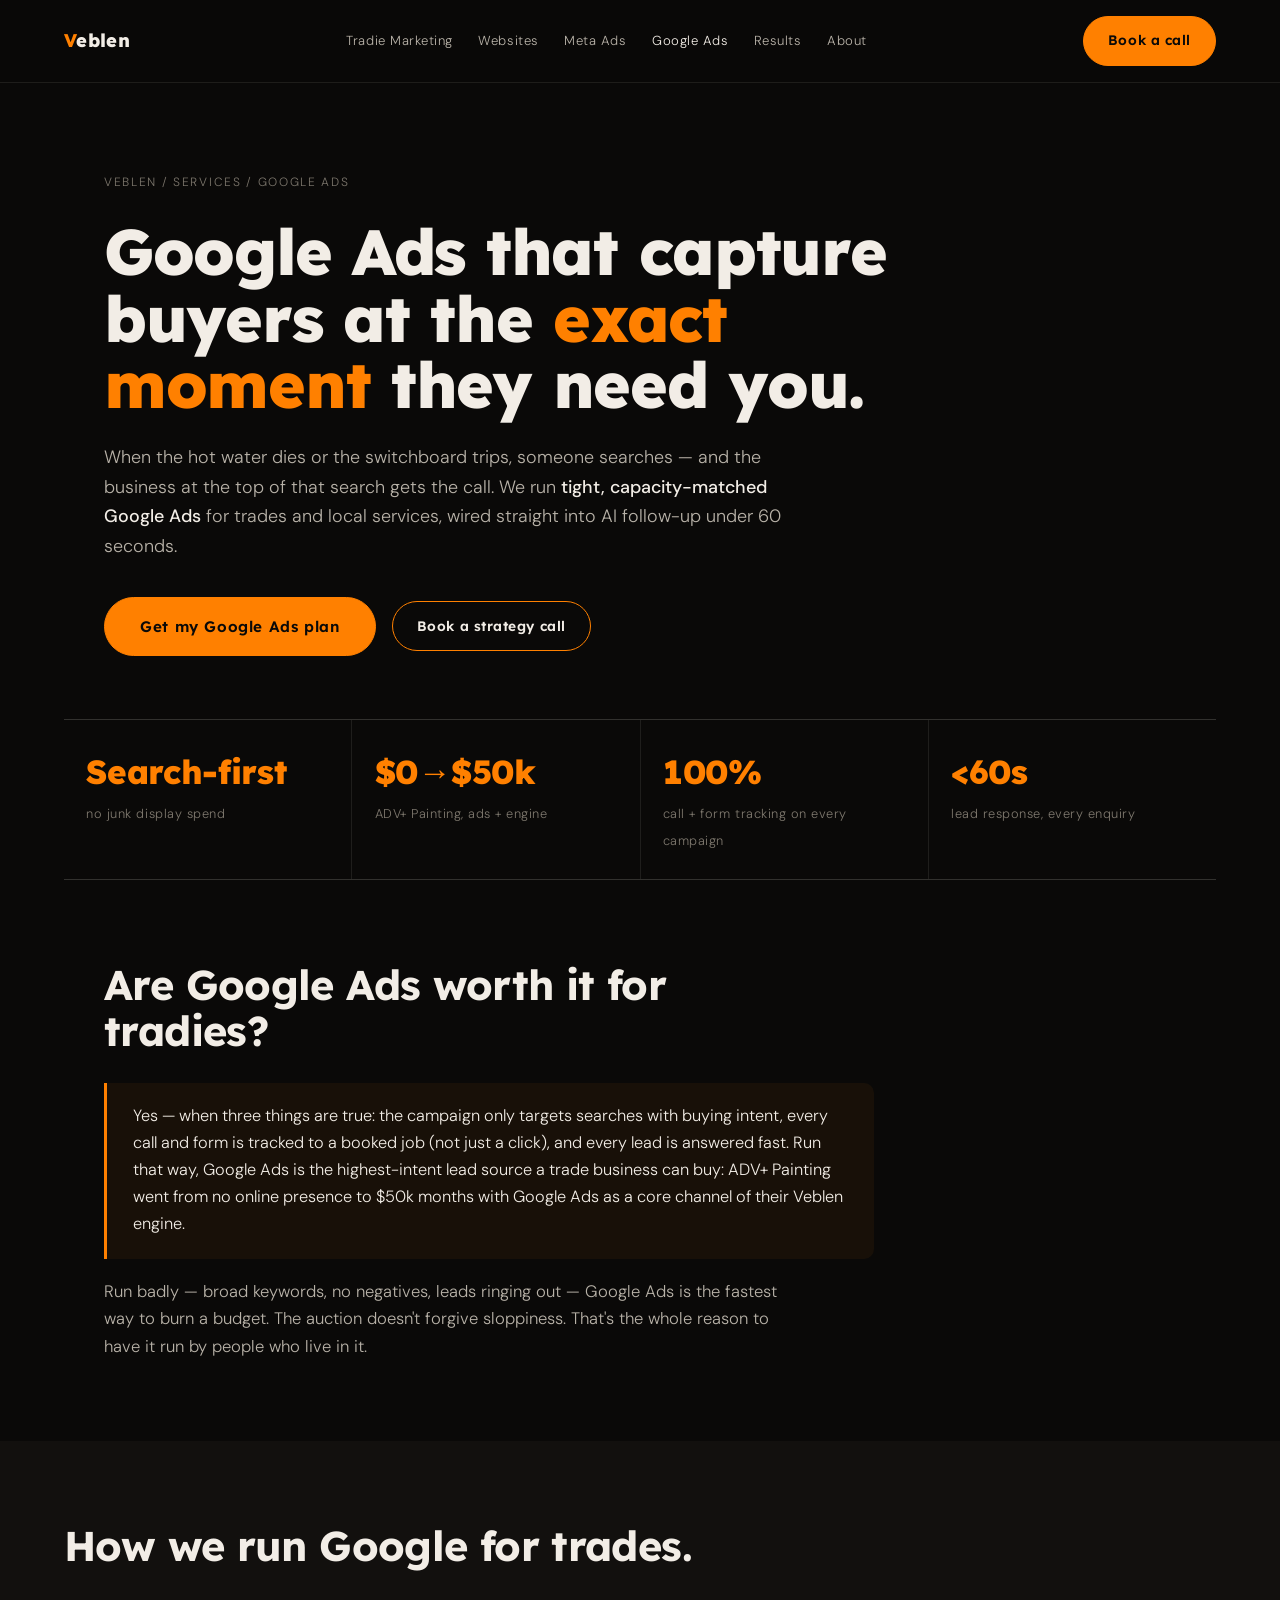
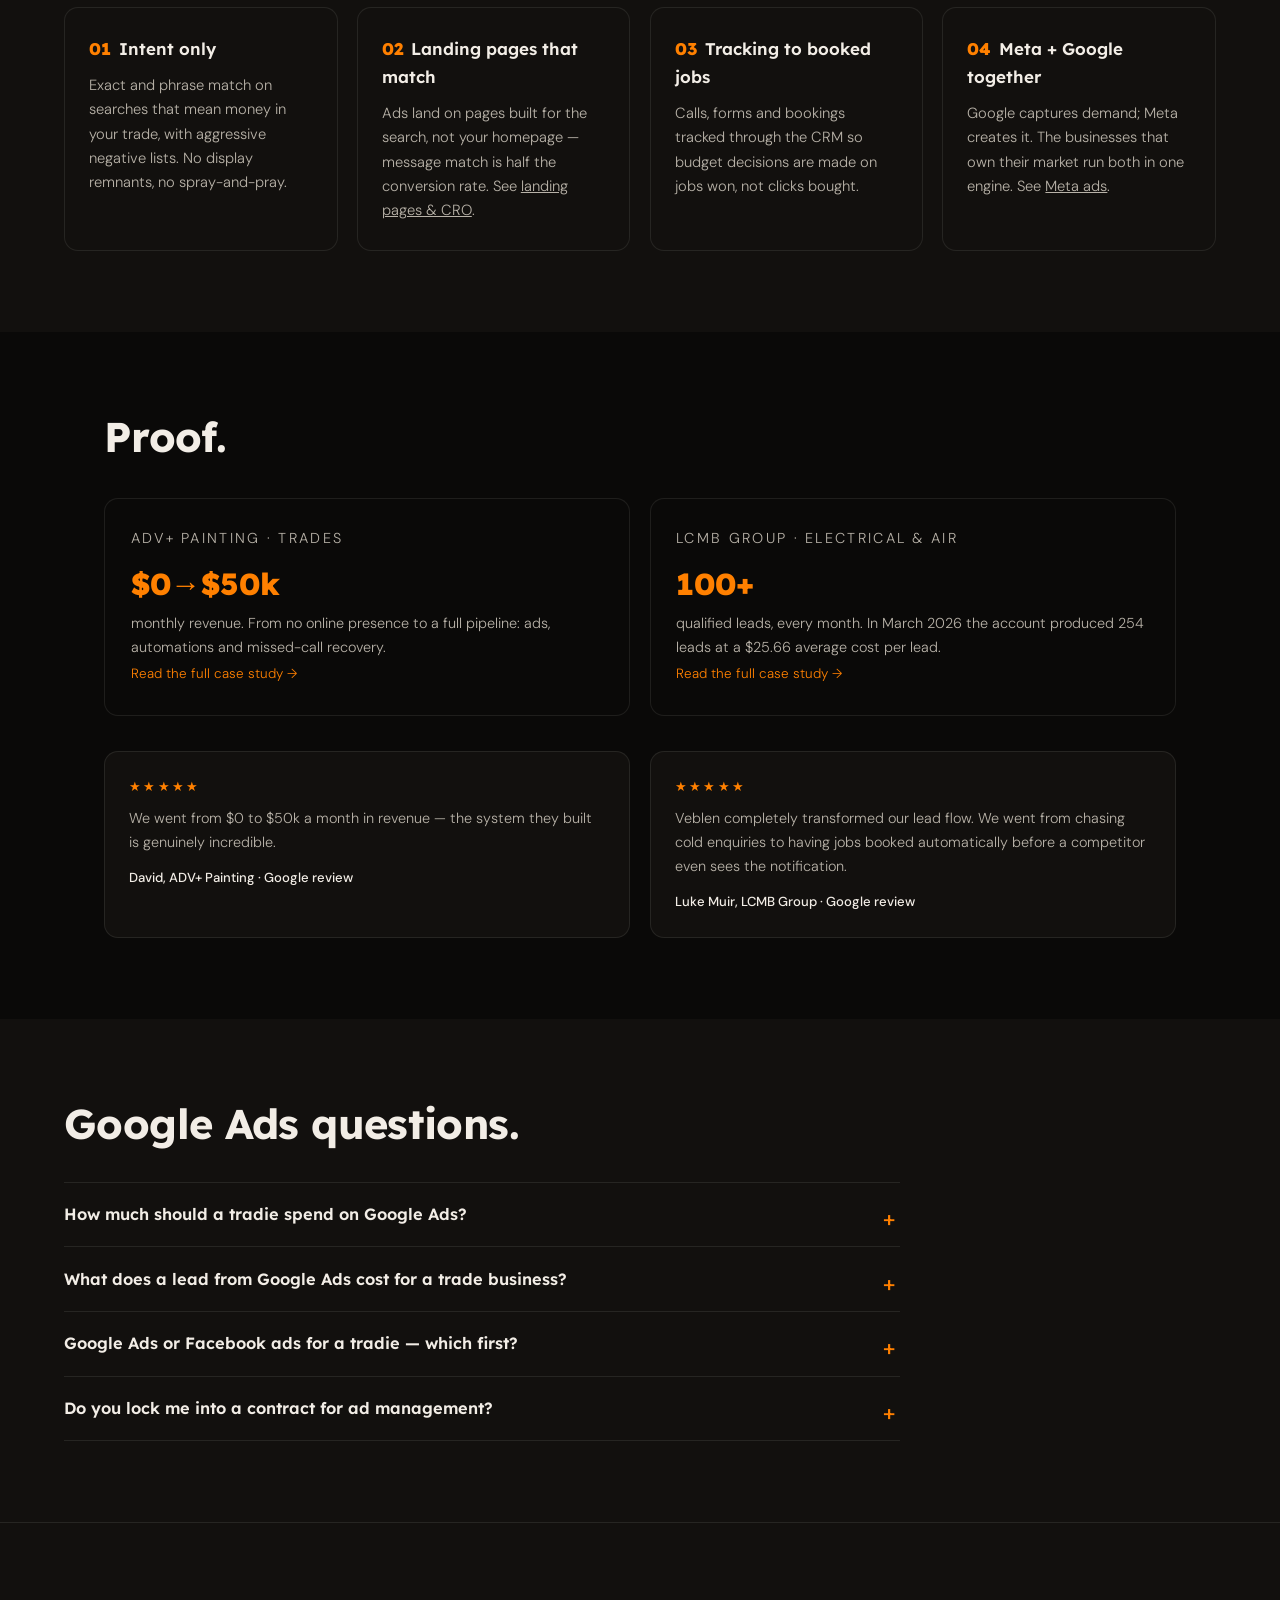
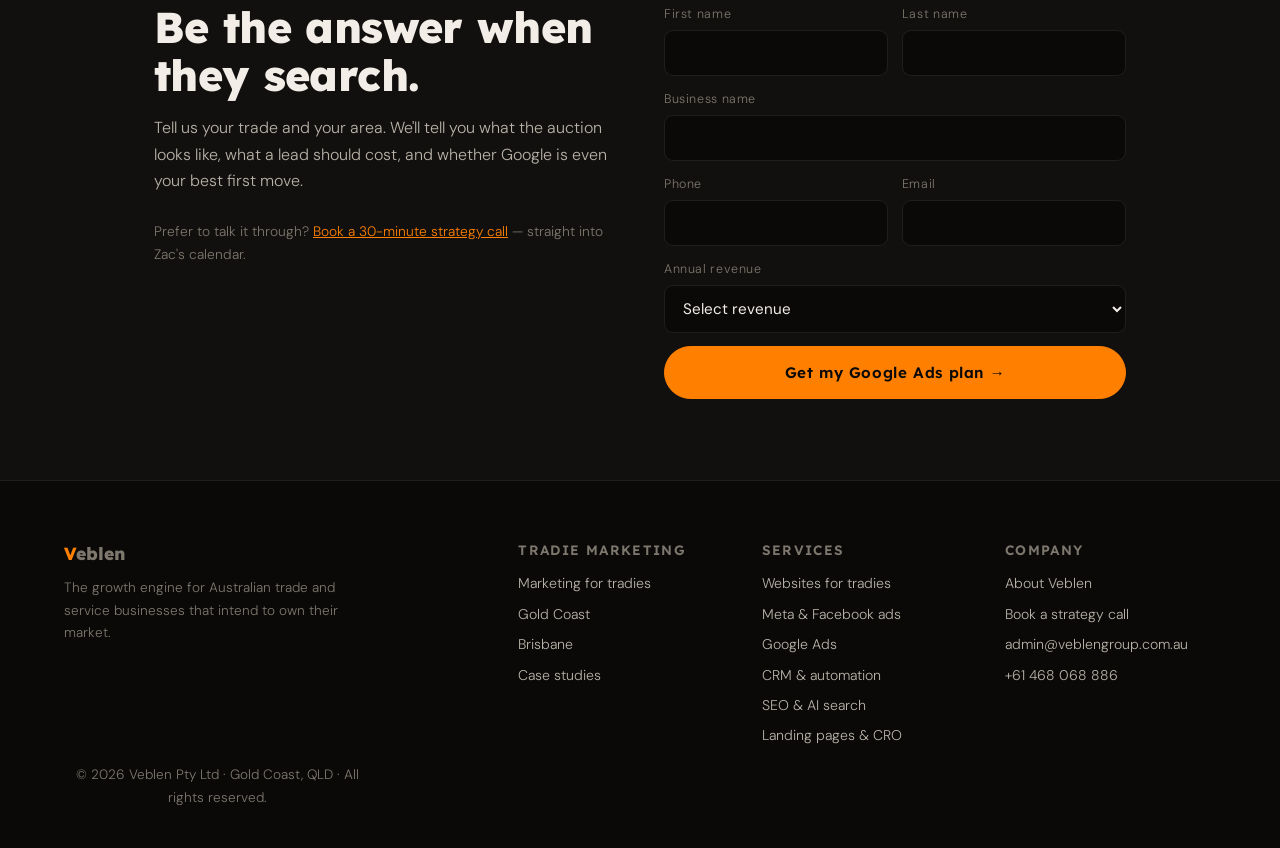
<file: services/google-ads/index.html>
<!DOCTYPE html>
<html lang="en-AU">
<head>
  <meta charset="UTF-8" />
  <meta name="viewport" content="width=device-width, initial-scale=1.0" />
  <title>Google Ads for Tradies & Local Business — Gold Coast Agency | Veblen</title>
  <meta name="description" content="Google Ads management for tradies and local businesses. Search campaigns that capture buyers at the moment they need you, wired into AI follow-up. Gold Coast based, Australia-wide." />
  <meta name="robots" content="noindex,nofollow" />
  <link rel="canonical" href="https://veblengroup.com.au/services/google-ads/" />
  <link rel="icon" type="image/png" href="/favicon.png" />
  <meta property="og:type" content="website" />
  <meta property="og:url" content="https://veblengroup.com.au/services/google-ads/" />
  <meta property="og:title" content="Google Ads for Tradies & Local Business — Gold Coast Agency | Veblen" />
  <meta property="og:description" content="Google Ads management for tradies and local businesses. Search campaigns that capture buyers at the moment they need you, wired into AI follow-up. Gold Coast based, Australia-wide." />
  <meta property="og:image" content="https://veblengroup.com.au/og-image.jpg" />
  <link rel="preconnect" href="https://fonts.googleapis.com" />
  <link rel="preconnect" href="https://fonts.gstatic.com" crossorigin />
  <link rel="stylesheet" href="https://fonts.googleapis.com/css2?family=Lexend:wght@400;600;700;800&family=DM+Serif+Display:ital@1&family=DM+Sans:opsz,wght@9..40,300;9..40,400;9..40,500&display=swap" />
  <link rel="stylesheet" href="/css/pages.css?v=cd2" />
  <script async src="https://www.googletagmanager.com/gtag/js?id=G-QXMKRXT694"></script>
  <script>window.dataLayer=window.dataLayer||[];function gtag(){dataLayer.push(arguments);}gtag('js',new Date());gtag('config','G-QXMKRXT694');</script>
  <script type="application/ld+json">[{"@context":"https://schema.org","@type":"Service","name":"Google Ads Management","description":"Google Ads management for trade and local service businesses across Australia.","provider":{"@type":"ProfessionalService","name":"Veblen","legalName":"Veblen Pty Ltd","url":"https://veblengroup.com.au","telephone":"+61468068886","email":"admin@veblengroup.com.au","address":{"@type":"PostalAddress","addressLocality":"Gold Coast","addressRegion":"QLD","addressCountry":"AU"},"aggregateRating":{"@type":"AggregateRating","ratingValue":"5.0","reviewCount":"16"}},"areaServed":["Gold Coast","Brisbane","Australia"],"url":"https://veblengroup.com.au/services/google-ads/"},{"@context":"https://schema.org","@type":"BreadcrumbList","itemListElement":[{"@type":"ListItem","position":1,"name":"Home","item":"https://veblengroup.com.au/"},{"@type":"ListItem","position":2,"name":"Google Ads Management","item":"https://veblengroup.com.au/services/google-ads/"}]}]</script>
</head>
<body>
<header class="pnav">
  <a class="logo" href="/"><span class="logo__v">V</span>eblen</a>
  <nav class="pnav__links" aria-label="Primary">
    <a href="/tradie-marketing/">Tradie Marketing</a>
    <a href="/services/websites/">Websites</a>
    <a href="/services/meta-ads/">Meta Ads</a>
    <a href="/services/google-ads/" aria-current="page">Google Ads</a>
    <a href="/case-studies/">Results</a>
    <a href="/about/">About</a>
  </nav>
  <a class="btn btn--solid" href="https://veblen-platform-production.up.railway.app/book/strategy-call">Book a call</a>
</header>
<main>

<section class="phero">
  <p class="phero__crumb"><a href="/">Veblen</a> / Services / Google Ads</p>
  <h1>Google Ads that capture buyers at the <span class="hl">exact moment</span> they need you.</h1>
  <p class="phero__sub">When the hot water dies or the switchboard trips, someone searches — and the business at the top of that search gets the call. We run <strong>tight, capacity-matched Google Ads</strong> for trades and local services, wired straight into AI follow-up under 60 seconds.</p>
  <div class="phero__ctas">
    <a class="btn btn--solid btn--lg" href="#contact">Get my Google Ads plan</a>
    <a class="btn btn--ghost" href="https://veblen-platform-production.up.railway.app/book/strategy-call">Book a strategy call</a>
  </div>
</section>
<div class="proofbar"><div><b>Search-first</b><span>no junk display spend</span></div><div><b>$0→$50k</b><span>ADV+ Painting, ads + engine</span></div><div><b>100%</b><span>call + form tracking on every campaign</span></div><div><b><60s</b><span>lead response, every enquiry</span></div></div>
<section class="psec">
  <h2>Are Google Ads worth it for tradies?</h2>
  <div class="answer"><p>Yes — when three things are true: the campaign only targets searches with buying intent, every call and form is tracked to a booked job (not just a click), and every lead is answered fast. Run that way, Google Ads is the highest-intent lead source a trade business can buy: ADV+ Painting went from no online presence to $50k months with Google Ads as a core channel of their Veblen engine.</p></div>
  <p class="lead">Run badly — broad keywords, no negatives, leads ringing out — Google Ads is the fastest way to burn a budget. The auction doesn't forgive sloppiness. That's the whole reason to have it run by people who live in it.</p>
</section>
<section class="psec--tint psec"><div class="psec__in">
  <h2>How we run Google for trades.</h2>
  <div class="fgrid"><article class="fcard" data-fade><h3><span class="n">01</span>Intent only</h3><p>Exact and phrase match on searches that mean money in your trade, with aggressive negative lists. No display remnants, no spray-and-pray.</p></article><article class="fcard" data-fade><h3><span class="n">02</span>Landing pages that match</h3><p>Ads land on pages built for the search, not your homepage — message match is half the conversion rate. See <a href='/services/cro/'>landing pages &amp; CRO</a>.</p></article><article class="fcard" data-fade><h3><span class="n">03</span>Tracking to booked jobs</h3><p>Calls, forms and bookings tracked through the CRM so budget decisions are made on jobs won, not clicks bought.</p></article><article class="fcard" data-fade><h3><span class="n">04</span>Meta + Google together</h3><p>Google captures demand; Meta creates it. The businesses that own their market run both in one engine. See <a href='/services/meta-ads/'>Meta ads</a>.</p></article></div>
</div></section>
<section class="psec">
  <h2>Proof.</h2>
  <div class="cases"><article class="case"><p class="case__client">ADV+ Painting · Trades</p><b>$0→$50k</b><p>monthly revenue. From no online presence to a full pipeline: ads, automations and missed-call recovery.</p><a href="/case-studies/adv-painting/">Read the full case study →</a></article><article class="case"><p class="case__client">LCMB Group · Electrical &amp; Air</p><b>100+</b><p>qualified leads, every month. In March 2026 the account produced 254 leads at a $25.66 average cost per lead.</p><a href="/case-studies/lcmb/">Read the full case study →</a></article></div>
  <div class="revstrip"><article class="rev" data-fade><p class="rev__stars">★★★★★</p><p>We went from $0 to $50k a month in revenue — the system they built is genuinely incredible.</p><b>David, ADV+ Painting · Google review</b></article><article class="rev" data-fade><p class="rev__stars">★★★★★</p><p>Veblen completely transformed our lead flow. We went from chasing cold enquiries to having jobs booked automatically before a competitor even sees the notification.</p><b>Luke Muir, LCMB Group · Google review</b></article></div>
</section>
<section class="psec--tint psec"><div class="psec__in">
  <h2>Google Ads questions.</h2>
  <div class="qa"><details><summary>How much should a tradie spend on Google Ads?</summary><p>Enough to matter in your auction, not a dollar more than your crew can service. For most trades that's $1,500–$10,000/month depending on area and competition. We size it on a call against your capacity and the real CPCs in your trade.</p></details><details><summary>What does a lead from Google Ads cost for a trade business?</summary><p>It varies hard by trade — emergency trades pay more per click but convert at much higher rates. We'll show you the live auction numbers for your trade and suburb on a strategy call rather than quote a fantasy average.</p></details><details><summary>Google Ads or Facebook ads for a tradie — which first?</summary><p>Google captures people already searching for your trade; Meta creates demand and builds your name. Urgent-need trades usually start Google-first; consideration purchases lean Meta-first. The full answer depends on your trade, and we'll give it to you straight.</p></details><details><summary>Do you lock me into a contract for ad management?</summary><p>Partnership engines run a three-month minimum — long enough for the data to compound. Ads Ignition, our campaign setup, starts from $600 one-off if you want it built right and run it yourself.</p></details></div>
</div></section>

<section class="pcta" id="contact">
  <div class="pcta__in">
    <div>
      <h2>Be the answer when they search.</h2>
      <p class="pcta__sub">Tell us your trade and your area. We'll tell you what the auction looks like, what a lead should cost, and whether Google is even your best first move.</p>
      <p class="pcta__alt">Prefer to talk it through? <a href="https://veblen-platform-production.up.railway.app/book/strategy-call">Book a 30-minute strategy call</a> — straight into Zac's calendar.</p>
    </div>
    <form class="pform" id="pform" data-entrypath="page-google-ads" novalidate>
  <div class="pform__row">
    <label>First name<input type="text" name="first_name" autocomplete="given-name" required /></label>
    <label>Last name<input type="text" name="last_name" autocomplete="family-name" required /></label>
  </div>
  <label>Business name<input type="text" name="business" autocomplete="organization" required /></label>
  <div class="pform__row">
    <label>Phone<input type="tel" name="phone" autocomplete="tel" required /></label>
    <label>Email<input type="email" name="email" autocomplete="email" required /></label>
  </div>
  <label>Annual revenue
    <select name="revenue" required>
      <option value="" selected disabled>Select revenue</option>
      <option value="under-500k">Under $500k</option>
      <option value="500k-1m">$500k – $1M</option>
      <option value="1m-3m">$1M – $3M</option>
      <option value="3m-10m">$3M – $10M</option>
      <option value="10m-plus">$10M+</option>
    </select>
  </label>
  <button class="btn btn--solid btn--lg" type="submit">Get my Google Ads plan →</button>
  <p class="pform__success" id="pform-success" hidden>✓ Got it. We'll come back to you within one business day.</p>
</form>
  </div>
</section>
</main>
<footer class="pfooter">
  <div class="pfooter__cols">
    <div>
      <p class="logo"><span class="logo__v">V</span>eblen</p>
      <p>The growth engine for Australian trade and service businesses that intend to own their market.</p>
    </div>
    <div>
      <p class="pfooter__h">Tradie marketing</p>
      <a href="/tradie-marketing/">Marketing for tradies</a>
      <a href="/tradie-marketing/gold-coast/">Gold Coast</a>
      <a href="/tradie-marketing/brisbane/">Brisbane</a>
      <a href="/case-studies/">Case studies</a>
    </div>
    <div>
      <p class="pfooter__h">Services</p>
      <a href="/services/websites/">Websites for tradies</a>
      <a href="/services/meta-ads/">Meta &amp; Facebook ads</a>
      <a href="/services/google-ads/">Google Ads</a>
      <a href="/services/crm-automation/">CRM &amp; automation</a>
      <a href="/services/seo/">SEO &amp; AI search</a>
      <a href="/services/cro/">Landing pages &amp; CRO</a>
    </div>
    <div>
      <p class="pfooter__h">Company</p>
      <a href="/about/">About Veblen</a>
      <a href="https://veblen-platform-production.up.railway.app/book/strategy-call">Book a strategy call</a>
      <a href="mailto:admin@veblengroup.com.au">admin@veblengroup.com.au</a>
      <a href="tel:+61468068886">+61 468 068 886</a>
    </div>
  </div>
  <p class="pfooter__legal">© 2026 Veblen Pty Ltd · Gold Coast, QLD · All rights reserved.</p>
</footer>
<script src="/js/page.js?v=cd2" defer></script>
</body>
</html>
</file>
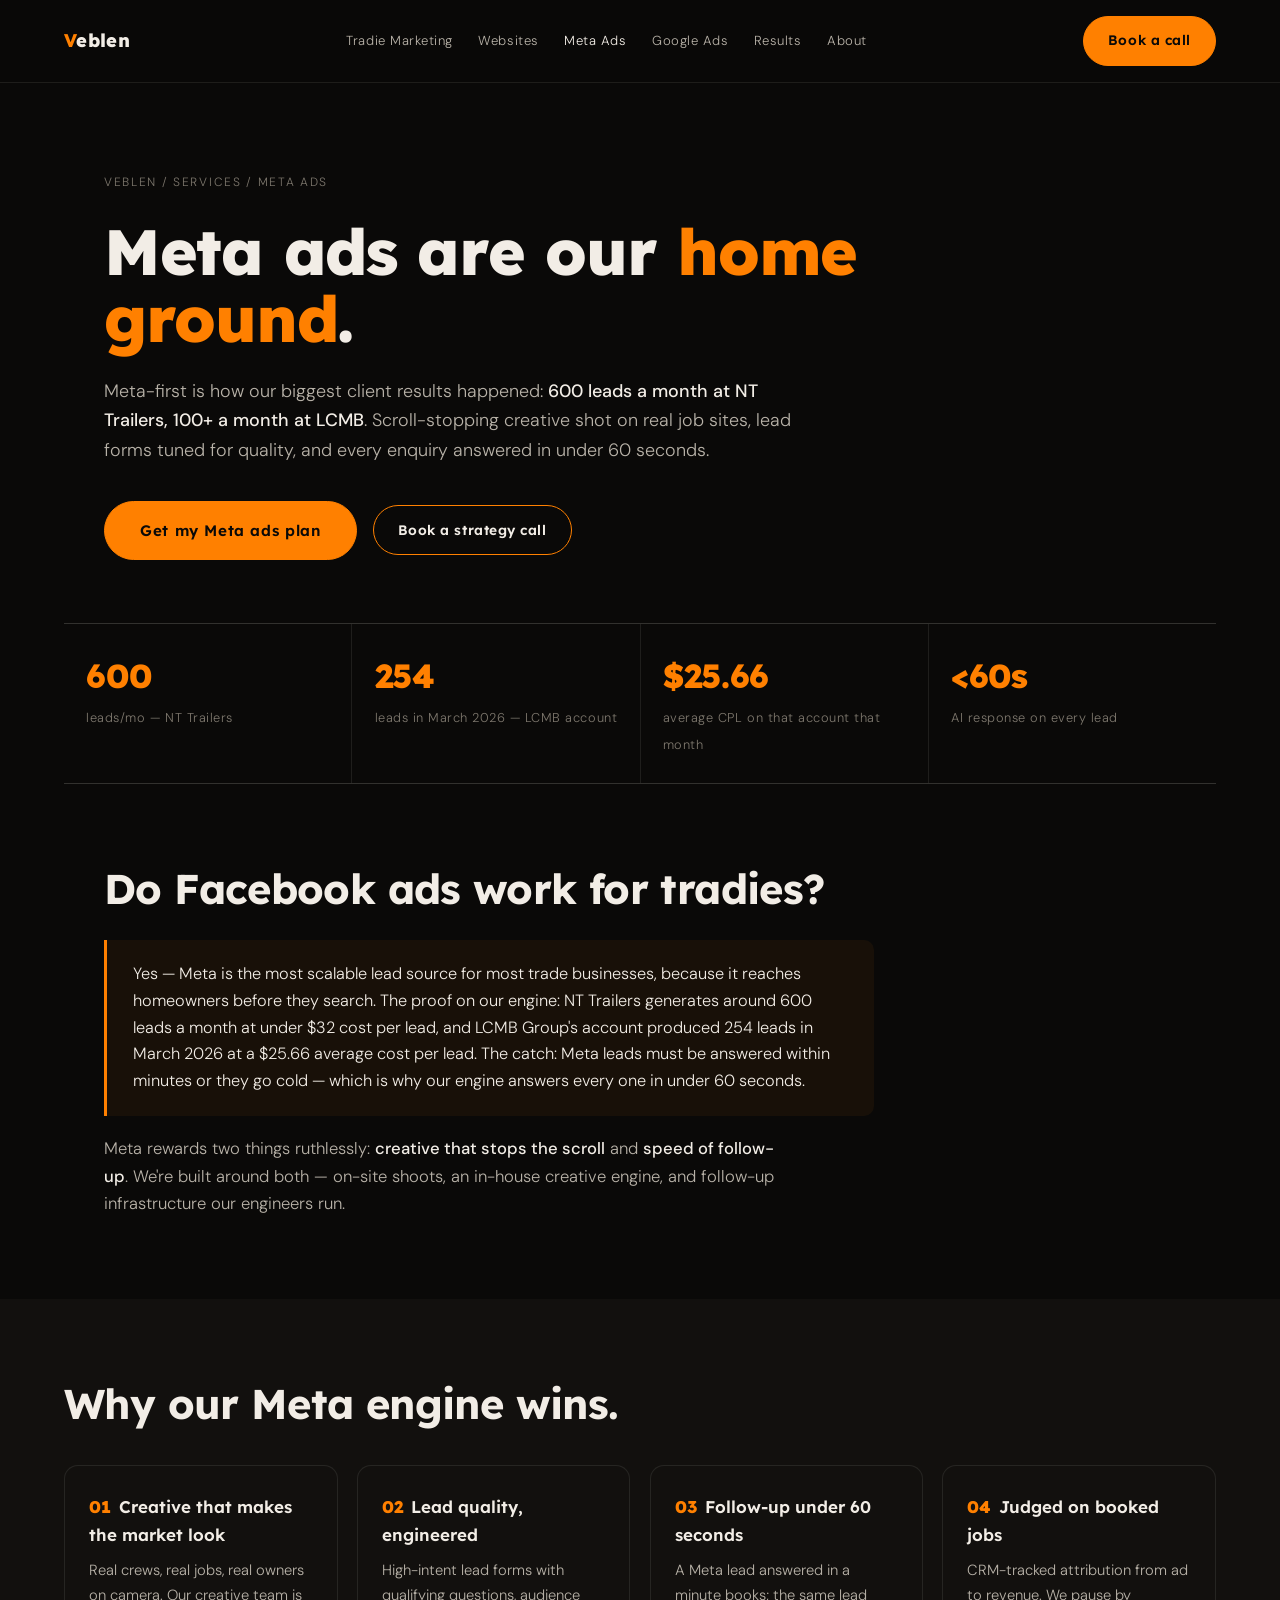
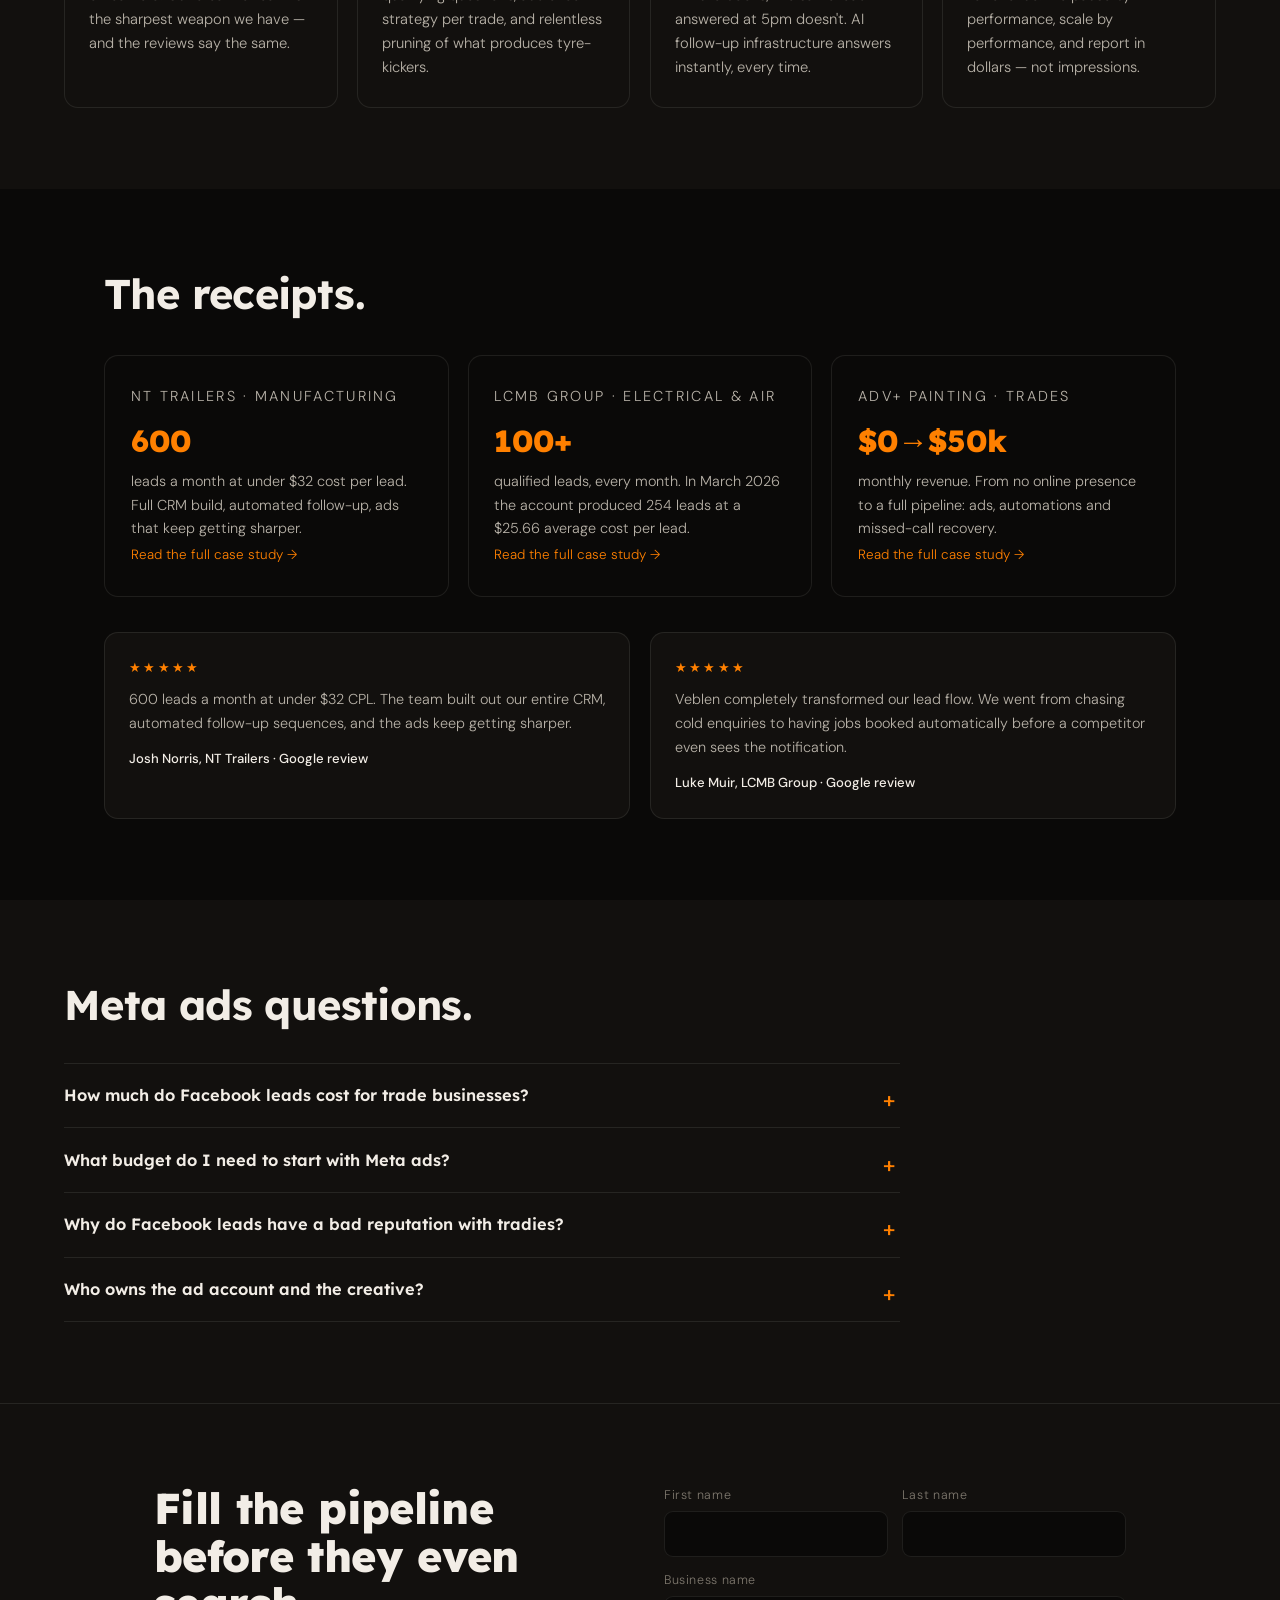
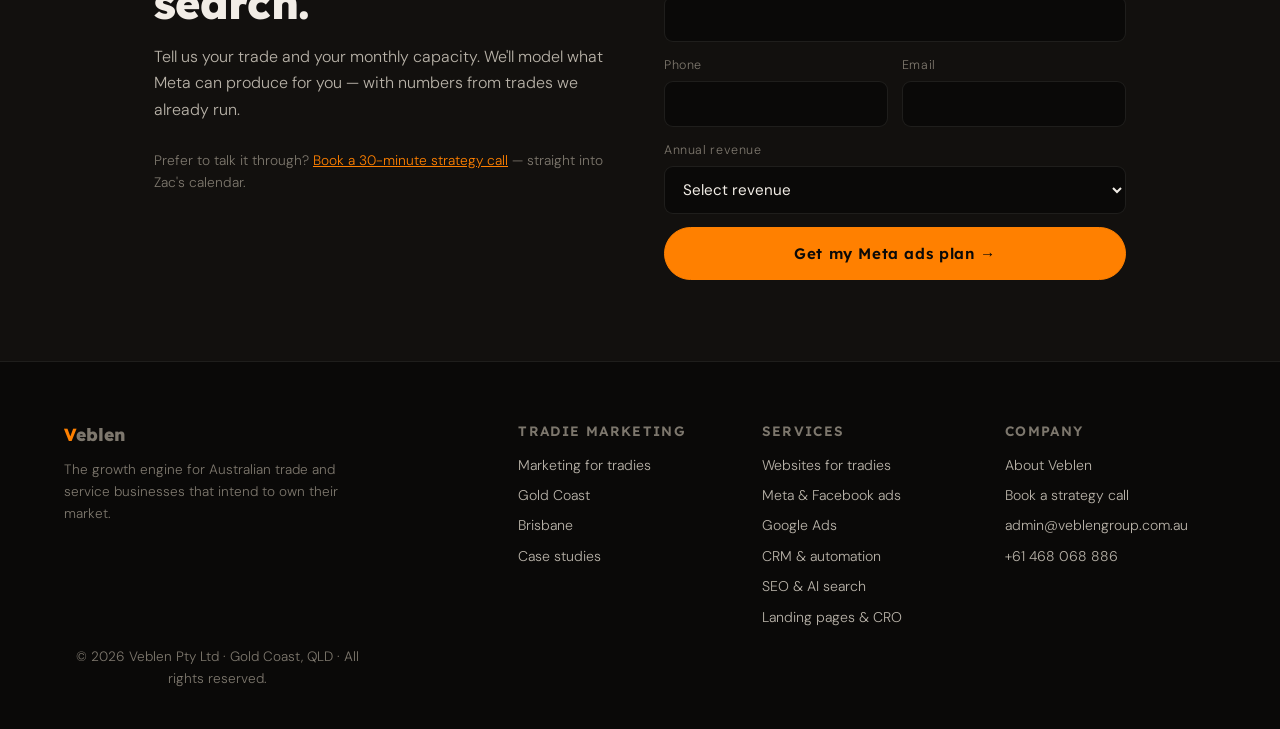
<file: services/meta-ads/index.html>
<!DOCTYPE html>
<html lang="en-AU">
<head>
  <meta charset="UTF-8" />
  <meta name="viewport" content="width=device-width, initial-scale=1.0" />
  <title>Facebook & Meta Ads for Tradies — Lead Generation | Veblen</title>
  <meta name="description" content="Meta and Facebook ads for tradies and local businesses. The engine behind 600 leads/month at NT Trailers and 254 leads in a month at LCMB. Creative shot on real job sites, leads answered in under 60 seconds." />
  <meta name="robots" content="noindex,nofollow" />
  <link rel="canonical" href="https://veblengroup.com.au/services/meta-ads/" />
  <link rel="icon" type="image/png" href="/favicon.png" />
  <meta property="og:type" content="website" />
  <meta property="og:url" content="https://veblengroup.com.au/services/meta-ads/" />
  <meta property="og:title" content="Facebook & Meta Ads for Tradies — Lead Generation | Veblen" />
  <meta property="og:description" content="Meta and Facebook ads for tradies and local businesses. The engine behind 600 leads/month at NT Trailers and 254 leads in a month at LCMB. Creative shot on real job sites, leads answered in under 60 seconds." />
  <meta property="og:image" content="https://veblengroup.com.au/og-image.jpg" />
  <link rel="preconnect" href="https://fonts.googleapis.com" />
  <link rel="preconnect" href="https://fonts.gstatic.com" crossorigin />
  <link rel="stylesheet" href="https://fonts.googleapis.com/css2?family=Lexend:wght@400;600;700;800&family=DM+Serif+Display:ital@1&family=DM+Sans:opsz,wght@9..40,300;9..40,400;9..40,500&display=swap" />
  <link rel="stylesheet" href="/css/pages.css?v=cd2" />
  <script async src="https://www.googletagmanager.com/gtag/js?id=G-QXMKRXT694"></script>
  <script>window.dataLayer=window.dataLayer||[];function gtag(){dataLayer.push(arguments);}gtag('js',new Date());gtag('config','G-QXMKRXT694');</script>
  <script type="application/ld+json">[{"@context":"https://schema.org","@type":"Service","name":"Meta & Facebook Ads","description":"Meta and Facebook advertising for trade and local service businesses across Australia.","provider":{"@type":"ProfessionalService","name":"Veblen","legalName":"Veblen Pty Ltd","url":"https://veblengroup.com.au","telephone":"+61468068886","email":"admin@veblengroup.com.au","address":{"@type":"PostalAddress","addressLocality":"Gold Coast","addressRegion":"QLD","addressCountry":"AU"},"aggregateRating":{"@type":"AggregateRating","ratingValue":"5.0","reviewCount":"16"}},"areaServed":["Gold Coast","Brisbane","Australia"],"url":"https://veblengroup.com.au/services/meta-ads/"},{"@context":"https://schema.org","@type":"BreadcrumbList","itemListElement":[{"@type":"ListItem","position":1,"name":"Home","item":"https://veblengroup.com.au/"},{"@type":"ListItem","position":2,"name":"Meta & Facebook Ads","item":"https://veblengroup.com.au/services/meta-ads/"}]}]</script>
</head>
<body>
<header class="pnav">
  <a class="logo" href="/"><span class="logo__v">V</span>eblen</a>
  <nav class="pnav__links" aria-label="Primary">
    <a href="/tradie-marketing/">Tradie Marketing</a>
    <a href="/services/websites/">Websites</a>
    <a href="/services/meta-ads/" aria-current="page">Meta Ads</a>
    <a href="/services/google-ads/">Google Ads</a>
    <a href="/case-studies/">Results</a>
    <a href="/about/">About</a>
  </nav>
  <a class="btn btn--solid" href="https://veblen-platform-production.up.railway.app/book/strategy-call">Book a call</a>
</header>
<main>

<section class="phero">
  <p class="phero__crumb"><a href="/">Veblen</a> / Services / Meta ads</p>
  <h1>Meta ads are our <span class="hl">home ground</span>.</h1>
  <p class="phero__sub">Meta-first is how our biggest client results happened: <strong>600 leads a month at NT Trailers, 100+ a month at LCMB</strong>. Scroll-stopping creative shot on real job sites, lead forms tuned for quality, and every enquiry answered in under 60 seconds.</p>
  <div class="phero__ctas">
    <a class="btn btn--solid btn--lg" href="#contact">Get my Meta ads plan</a>
    <a class="btn btn--ghost" href="https://veblen-platform-production.up.railway.app/book/strategy-call">Book a strategy call</a>
  </div>
</section>
<div class="proofbar"><div><b>600</b><span>leads/mo — NT Trailers</span></div><div><b>254</b><span>leads in March 2026 — LCMB account</span></div><div><b>$25.66</b><span>average CPL on that account that month</span></div><div><b><60s</b><span>AI response on every lead</span></div></div>
<section class="psec">
  <h2>Do Facebook ads work for tradies?</h2>
  <div class="answer"><p>Yes — Meta is the most scalable lead source for most trade businesses, because it reaches homeowners before they search. The proof on our engine: NT Trailers generates around 600 leads a month at under $32 cost per lead, and LCMB Group's account produced 254 leads in March 2026 at a $25.66 average cost per lead. The catch: Meta leads must be answered within minutes or they go cold — which is why our engine answers every one in under 60 seconds.</p></div>
  <p class="lead">Meta rewards two things ruthlessly: <strong>creative that stops the scroll</strong> and <strong>speed of follow-up</strong>. We're built around both — on-site shoots, an in-house creative engine, and follow-up infrastructure our engineers run.</p>
</section>
<section class="psec--tint psec"><div class="psec__in">
  <h2>Why our Meta engine wins.</h2>
  <div class="fgrid"><article class="fcard" data-fade><h3><span class="n">01</span>Creative that makes the market look</h3><p>Real crews, real jobs, real owners on camera. Our creative team is the sharpest weapon we have — and the reviews say the same.</p></article><article class="fcard" data-fade><h3><span class="n">02</span>Lead quality, engineered</h3><p>High-intent lead forms with qualifying questions, audience strategy per trade, and relentless pruning of what produces tyre-kickers.</p></article><article class="fcard" data-fade><h3><span class="n">03</span>Follow-up under 60 seconds</h3><p>A Meta lead answered in a minute books; the same lead answered at 5pm doesn't. AI follow-up infrastructure answers instantly, every time.</p></article><article class="fcard" data-fade><h3><span class="n">04</span>Judged on booked jobs</h3><p>CRM-tracked attribution from ad to revenue. We pause by performance, scale by performance, and report in dollars — not impressions.</p></article></div>
</div></section>
<section class="psec">
  <h2>The receipts.</h2>
  <div class="cases"><article class="case"><p class="case__client">NT Trailers · Manufacturing</p><b>600</b><p>leads a month at under $32 cost per lead. Full CRM build, automated follow-up, ads that keep getting sharper.</p><a href="/case-studies/nt-trailers/">Read the full case study →</a></article><article class="case"><p class="case__client">LCMB Group · Electrical &amp; Air</p><b>100+</b><p>qualified leads, every month. In March 2026 the account produced 254 leads at a $25.66 average cost per lead.</p><a href="/case-studies/lcmb/">Read the full case study →</a></article><article class="case"><p class="case__client">ADV+ Painting · Trades</p><b>$0→$50k</b><p>monthly revenue. From no online presence to a full pipeline: ads, automations and missed-call recovery.</p><a href="/case-studies/adv-painting/">Read the full case study →</a></article></div>
  <div class="revstrip"><article class="rev" data-fade><p class="rev__stars">★★★★★</p><p>600 leads a month at under $32 CPL. The team built out our entire CRM, automated follow-up sequences, and the ads keep getting sharper.</p><b>Josh Norris, NT Trailers · Google review</b></article><article class="rev" data-fade><p class="rev__stars">★★★★★</p><p>Veblen completely transformed our lead flow. We went from chasing cold enquiries to having jobs booked automatically before a competitor even sees the notification.</p><b>Luke Muir, LCMB Group · Google review</b></article></div>
</section>
<section class="psec--tint psec"><div class="psec__in">
  <h2>Meta ads questions.</h2>
  <div class="qa"><details><summary>How much do Facebook leads cost for trade businesses?</summary><p>On our engine, real examples: NT Trailers averages under $32 per lead at 600 leads/month scale; LCMB's account averaged $25.66 per lead across 254 leads in March 2026. Your trade and area will differ — we model it honestly on a call.</p></details><details><summary>What budget do I need to start with Meta ads?</summary><p>Most trade partners run $2,000–$15,000/month in ad spend. Below around $1,500/month, Meta struggles to exit learning in most trade auctions — we'll tell you if your budget isn't ready rather than take it.</p></details><details><summary>Why do Facebook leads have a bad reputation with tradies?</summary><p>Because most businesses answer them hours later. Meta leads are interrupt-driven — the prospect wasn't searching, so interest decays in minutes. Answered in under 60 seconds with a qualifying flow, they book. That follow-up engine is half of what you're buying.</p></details><details><summary>Who owns the ad account and the creative?</summary><p>You do. Your ad account, your page, your footage. We build the engine in your house, not ours.</p></details></div>
</div></section>

<section class="pcta" id="contact">
  <div class="pcta__in">
    <div>
      <h2>Fill the pipeline before they even search.</h2>
      <p class="pcta__sub">Tell us your trade and your monthly capacity. We'll model what Meta can produce for you — with numbers from trades we already run.</p>
      <p class="pcta__alt">Prefer to talk it through? <a href="https://veblen-platform-production.up.railway.app/book/strategy-call">Book a 30-minute strategy call</a> — straight into Zac's calendar.</p>
    </div>
    <form class="pform" id="pform" data-entrypath="page-meta-ads" novalidate>
  <div class="pform__row">
    <label>First name<input type="text" name="first_name" autocomplete="given-name" required /></label>
    <label>Last name<input type="text" name="last_name" autocomplete="family-name" required /></label>
  </div>
  <label>Business name<input type="text" name="business" autocomplete="organization" required /></label>
  <div class="pform__row">
    <label>Phone<input type="tel" name="phone" autocomplete="tel" required /></label>
    <label>Email<input type="email" name="email" autocomplete="email" required /></label>
  </div>
  <label>Annual revenue
    <select name="revenue" required>
      <option value="" selected disabled>Select revenue</option>
      <option value="under-500k">Under $500k</option>
      <option value="500k-1m">$500k – $1M</option>
      <option value="1m-3m">$1M – $3M</option>
      <option value="3m-10m">$3M – $10M</option>
      <option value="10m-plus">$10M+</option>
    </select>
  </label>
  <button class="btn btn--solid btn--lg" type="submit">Get my Meta ads plan →</button>
  <p class="pform__success" id="pform-success" hidden>✓ Got it. We'll come back to you within one business day.</p>
</form>
  </div>
</section>
</main>
<footer class="pfooter">
  <div class="pfooter__cols">
    <div>
      <p class="logo"><span class="logo__v">V</span>eblen</p>
      <p>The growth engine for Australian trade and service businesses that intend to own their market.</p>
    </div>
    <div>
      <p class="pfooter__h">Tradie marketing</p>
      <a href="/tradie-marketing/">Marketing for tradies</a>
      <a href="/tradie-marketing/gold-coast/">Gold Coast</a>
      <a href="/tradie-marketing/brisbane/">Brisbane</a>
      <a href="/case-studies/">Case studies</a>
    </div>
    <div>
      <p class="pfooter__h">Services</p>
      <a href="/services/websites/">Websites for tradies</a>
      <a href="/services/meta-ads/">Meta &amp; Facebook ads</a>
      <a href="/services/google-ads/">Google Ads</a>
      <a href="/services/crm-automation/">CRM &amp; automation</a>
      <a href="/services/seo/">SEO &amp; AI search</a>
      <a href="/services/cro/">Landing pages &amp; CRO</a>
    </div>
    <div>
      <p class="pfooter__h">Company</p>
      <a href="/about/">About Veblen</a>
      <a href="https://veblen-platform-production.up.railway.app/book/strategy-call">Book a strategy call</a>
      <a href="mailto:admin@veblengroup.com.au">admin@veblengroup.com.au</a>
      <a href="tel:+61468068886">+61 468 068 886</a>
    </div>
  </div>
  <p class="pfooter__legal">© 2026 Veblen Pty Ltd · Gold Coast, QLD · All rights reserved.</p>
</footer>
<script src="/js/page.js?v=cd2" defer></script>
</body>
</html>
</file>
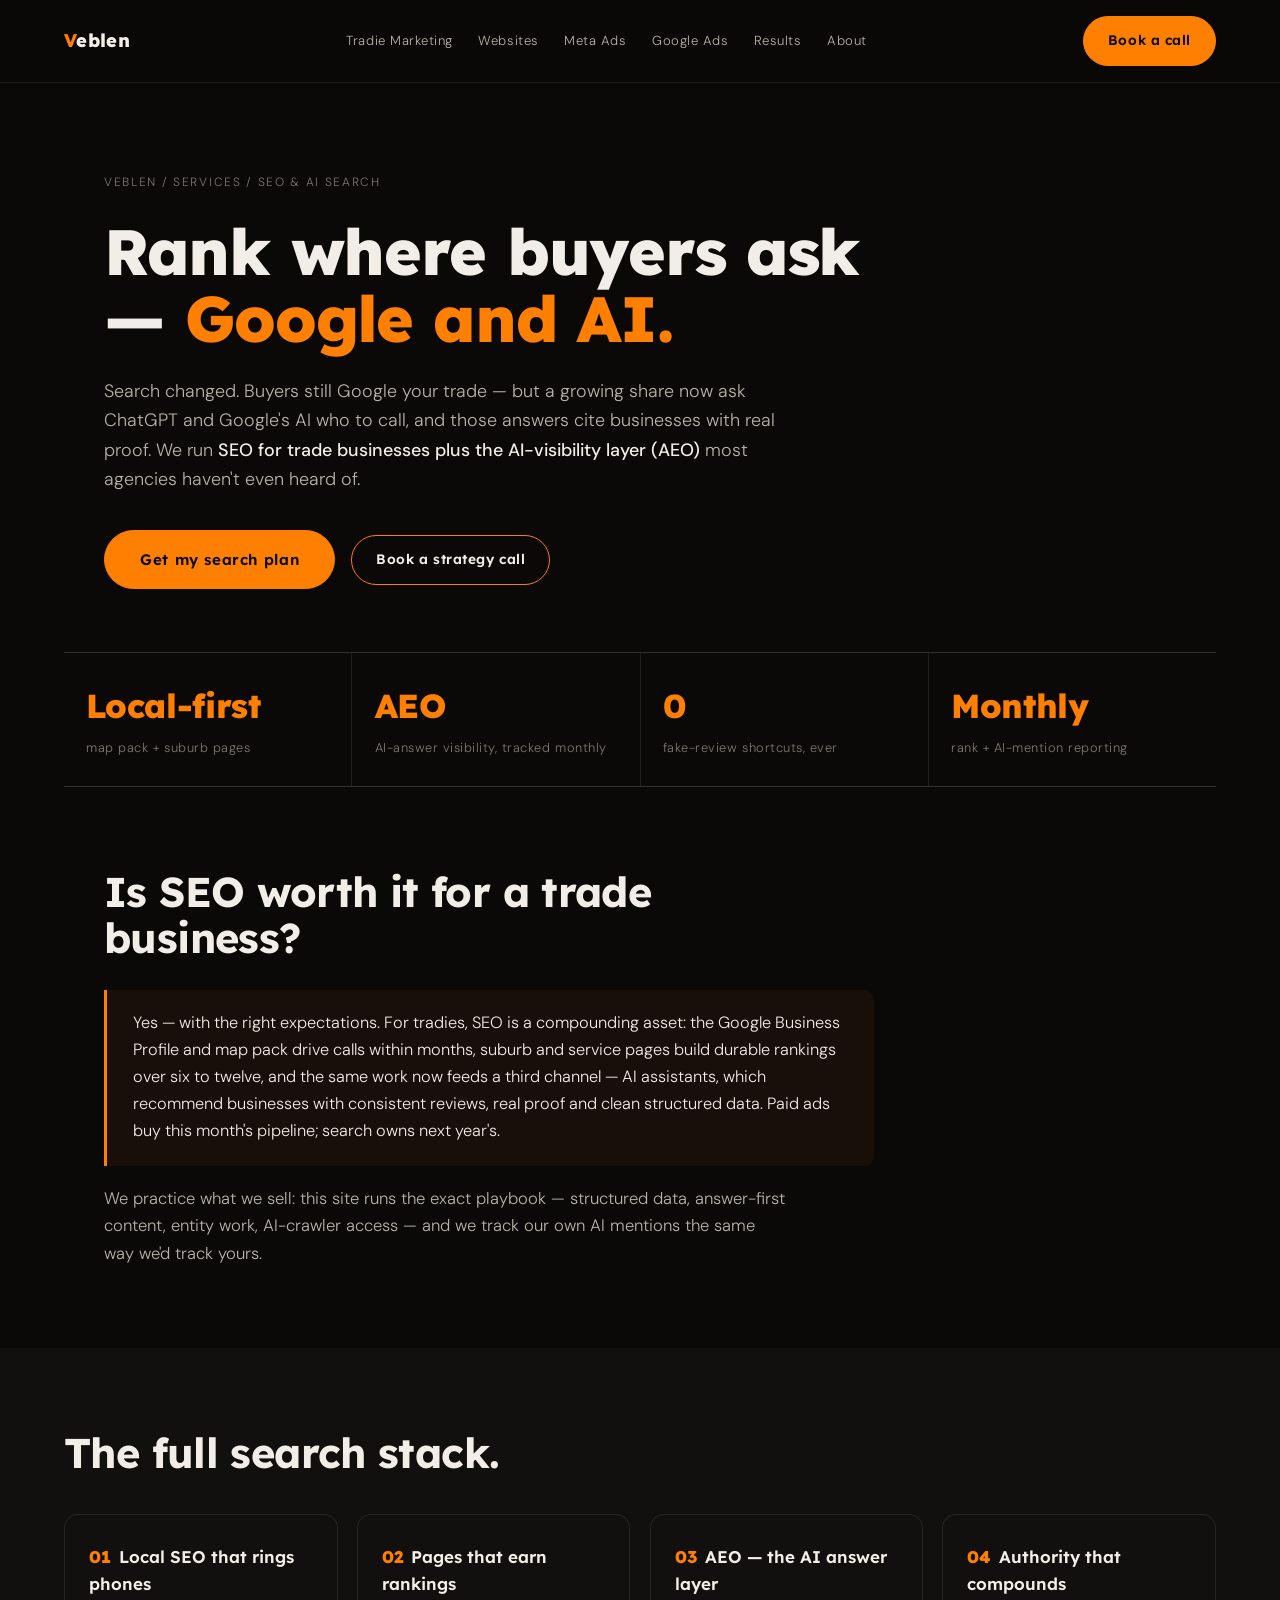
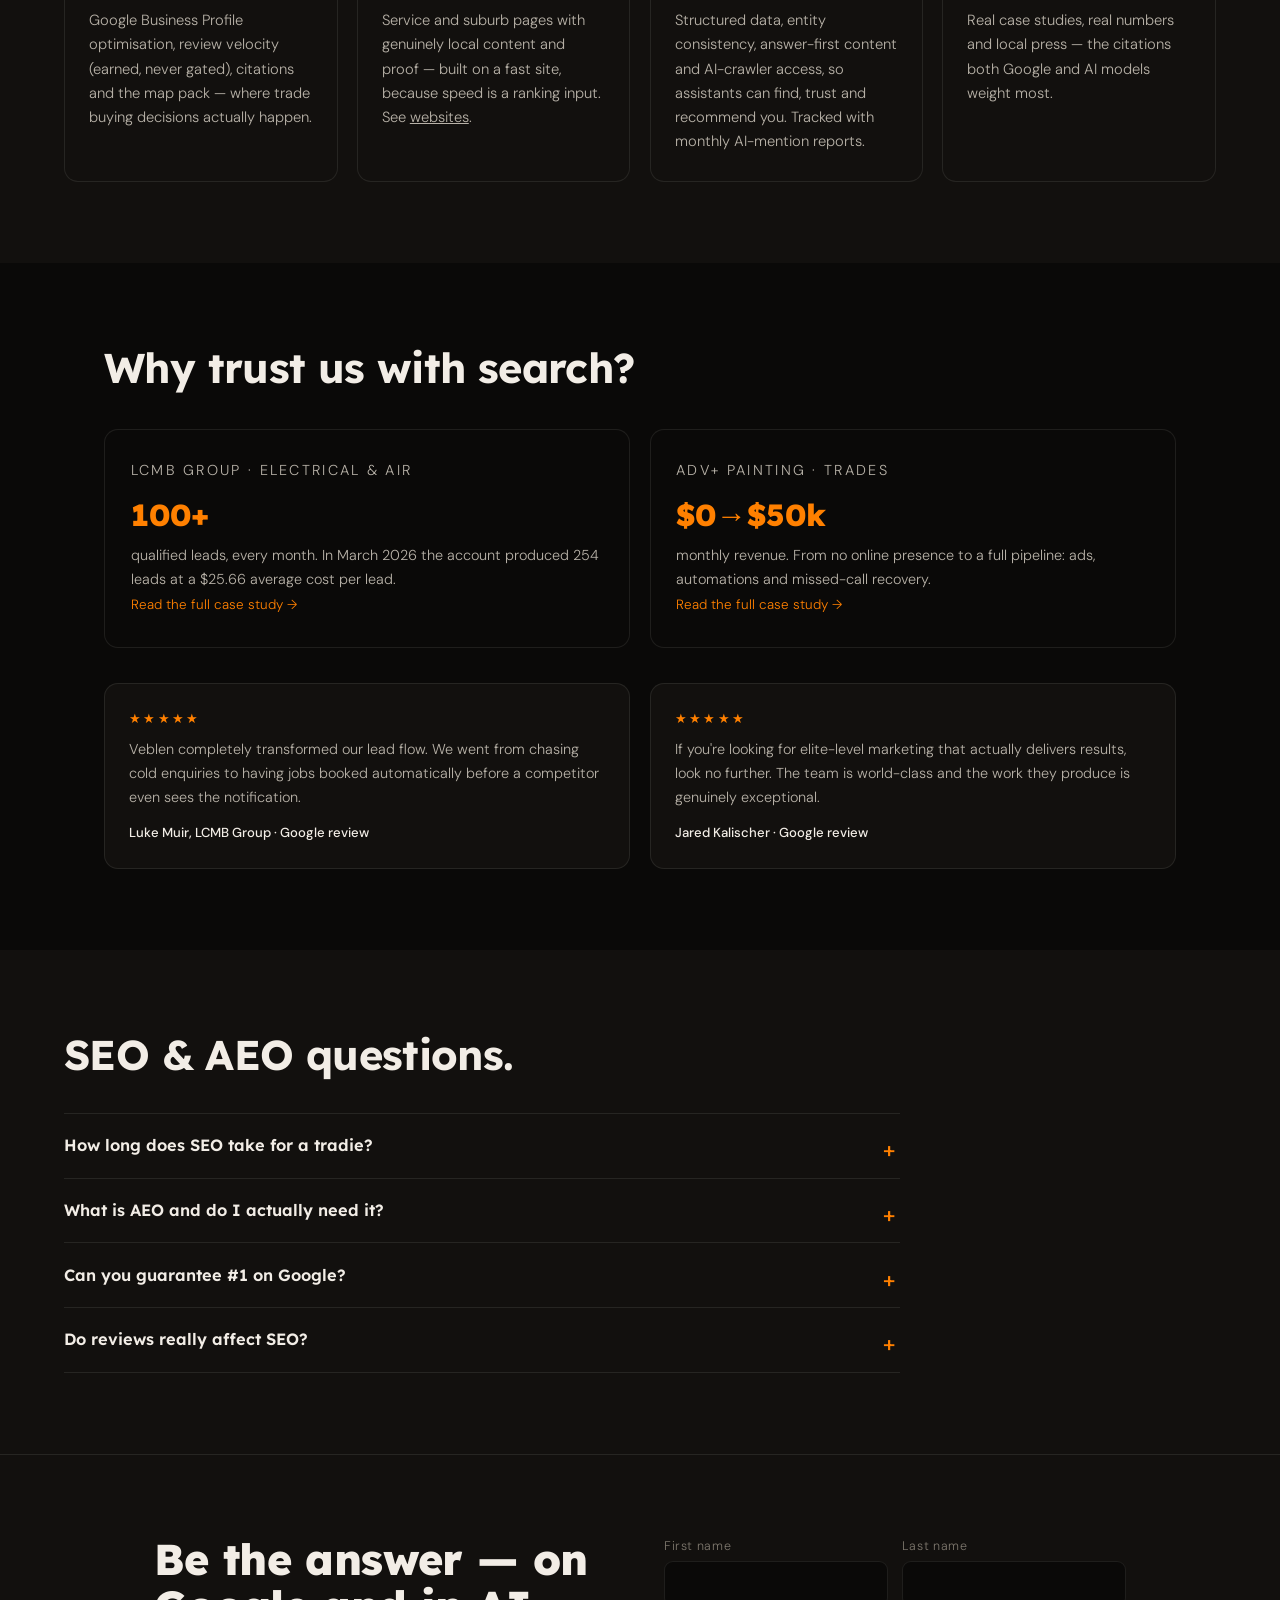
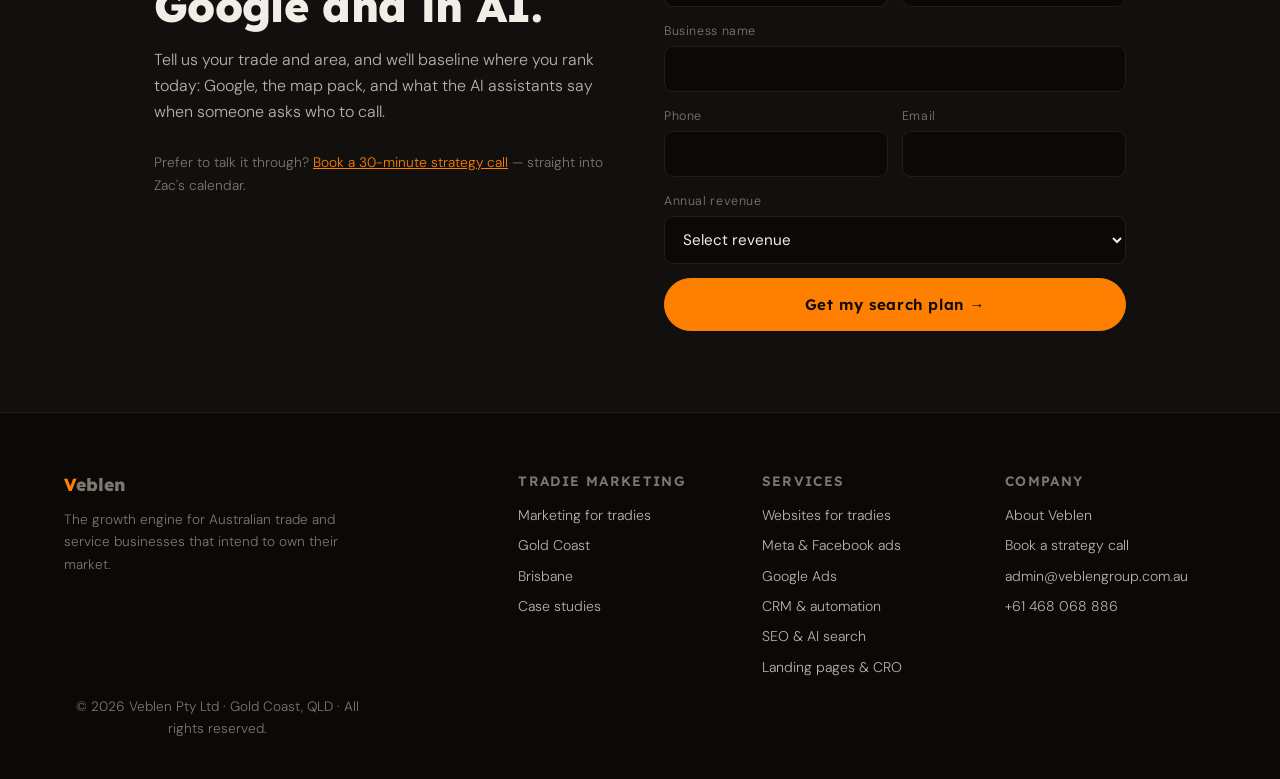
<file: services/seo/index.html>
<!DOCTYPE html>
<html lang="en-AU">
<head>
  <meta charset="UTF-8" />
  <meta name="viewport" content="width=device-width, initial-scale=1.0" />
  <title>SEO for Tradies + AI Search Visibility (AEO) | Veblen</title>
  <meta name="description" content="SEO for tradies that wins Google — and the AI layer most agencies ignore: being the business ChatGPT and Google's AI recommend. Local SEO, content, reviews and entity work, tracked monthly." />
  <meta name="robots" content="noindex,nofollow" />
  <link rel="canonical" href="https://veblengroup.com.au/services/seo/" />
  <link rel="icon" type="image/png" href="/favicon.png" />
  <meta property="og:type" content="website" />
  <meta property="og:url" content="https://veblengroup.com.au/services/seo/" />
  <meta property="og:title" content="SEO for Tradies + AI Search Visibility (AEO) | Veblen" />
  <meta property="og:description" content="SEO for tradies that wins Google — and the AI layer most agencies ignore: being the business ChatGPT and Google's AI recommend. Local SEO, content, reviews and entity work, tracked monthly." />
  <meta property="og:image" content="https://veblengroup.com.au/og-image.jpg" />
  <link rel="preconnect" href="https://fonts.googleapis.com" />
  <link rel="preconnect" href="https://fonts.gstatic.com" crossorigin />
  <link rel="stylesheet" href="https://fonts.googleapis.com/css2?family=Lexend:wght@400;600;700;800&family=DM+Serif+Display:ital@1&family=DM+Sans:opsz,wght@9..40,300;9..40,400;9..40,500&display=swap" />
  <link rel="stylesheet" href="/css/pages.css?v=cd2" />
  <script async src="https://www.googletagmanager.com/gtag/js?id=G-QXMKRXT694"></script>
  <script>window.dataLayer=window.dataLayer||[];function gtag(){dataLayer.push(arguments);}gtag('js',new Date());gtag('config','G-QXMKRXT694');</script>
  <script type="application/ld+json">[{"@context":"https://schema.org","@type":"Service","name":"SEO & AI Search Optimisation","description":"Local SEO and AI search (AEO) visibility for trade and local service businesses.","provider":{"@type":"ProfessionalService","name":"Veblen","legalName":"Veblen Pty Ltd","url":"https://veblengroup.com.au","telephone":"+61468068886","email":"admin@veblengroup.com.au","address":{"@type":"PostalAddress","addressLocality":"Gold Coast","addressRegion":"QLD","addressCountry":"AU"},"aggregateRating":{"@type":"AggregateRating","ratingValue":"5.0","reviewCount":"16"}},"areaServed":["Gold Coast","Brisbane","Australia"],"url":"https://veblengroup.com.au/services/seo/"},{"@context":"https://schema.org","@type":"BreadcrumbList","itemListElement":[{"@type":"ListItem","position":1,"name":"Home","item":"https://veblengroup.com.au/"},{"@type":"ListItem","position":2,"name":"SEO & AI Search Optimisation","item":"https://veblengroup.com.au/services/seo/"}]}]</script>
</head>
<body>
<header class="pnav">
  <a class="logo" href="/"><span class="logo__v">V</span>eblen</a>
  <nav class="pnav__links" aria-label="Primary">
    <a href="/tradie-marketing/">Tradie Marketing</a>
    <a href="/services/websites/">Websites</a>
    <a href="/services/meta-ads/">Meta Ads</a>
    <a href="/services/google-ads/">Google Ads</a>
    <a href="/case-studies/">Results</a>
    <a href="/about/">About</a>
  </nav>
  <a class="btn btn--solid" href="https://veblen-platform-production.up.railway.app/book/strategy-call">Book a call</a>
</header>
<main>

<section class="phero">
  <p class="phero__crumb"><a href="/">Veblen</a> / Services / SEO &amp; AI search</p>
  <h1>Rank where buyers ask — <span class="hl">Google and AI.</span></h1>
  <p class="phero__sub">Search changed. Buyers still Google your trade — but a growing share now ask ChatGPT and Google's AI who to call, and those answers cite businesses with real proof. We run <strong>SEO for trade businesses plus the AI-visibility layer (AEO)</strong> most agencies haven't even heard of.</p>
  <div class="phero__ctas">
    <a class="btn btn--solid btn--lg" href="#contact">Get my search plan</a>
    <a class="btn btn--ghost" href="https://veblen-platform-production.up.railway.app/book/strategy-call">Book a strategy call</a>
  </div>
</section>
<div class="proofbar"><div><b>Local-first</b><span>map pack + suburb pages</span></div><div><b>AEO</b><span>AI-answer visibility, tracked monthly</span></div><div><b>0</b><span>fake-review shortcuts, ever</span></div><div><b>Monthly</b><span>rank + AI-mention reporting</span></div></div>
<section class="psec">
  <h2>Is SEO worth it for a trade business?</h2>
  <div class="answer"><p>Yes — with the right expectations. For tradies, SEO is a compounding asset: the Google Business Profile and map pack drive calls within months, suburb and service pages build durable rankings over six to twelve, and the same work now feeds a third channel — AI assistants, which recommend businesses with consistent reviews, real proof and clean structured data. Paid ads buy this month's pipeline; search owns next year's.</p></div>
  <p class="lead">We practice what we sell: this site runs the exact playbook — structured data, answer-first content, entity work, AI-crawler access — and we track our own AI mentions the same way we'd track yours.</p>
</section>
<section class="psec--tint psec"><div class="psec__in">
  <h2>The full search stack.</h2>
  <div class="fgrid"><article class="fcard" data-fade><h3><span class="n">01</span>Local SEO that rings phones</h3><p>Google Business Profile optimisation, review velocity (earned, never gated), citations and the map pack — where trade buying decisions actually happen.</p></article><article class="fcard" data-fade><h3><span class="n">02</span>Pages that earn rankings</h3><p>Service and suburb pages with genuinely local content and proof — built on a fast site, because speed is a ranking input. See <a href='/services/websites/'>websites</a>.</p></article><article class="fcard" data-fade><h3><span class="n">03</span>AEO — the AI answer layer</h3><p>Structured data, entity consistency, answer-first content and AI-crawler access, so assistants can find, trust and recommend you. Tracked with monthly AI-mention reports.</p></article><article class="fcard" data-fade><h3><span class="n">04</span>Authority that compounds</h3><p>Real case studies, real numbers and local press — the citations both Google and AI models weight most.</p></article></div>
</div></section>
<section class="psec">
  <h2>Why trust us with search?</h2>
  <div class="cases"><article class="case"><p class="case__client">LCMB Group · Electrical &amp; Air</p><b>100+</b><p>qualified leads, every month. In March 2026 the account produced 254 leads at a $25.66 average cost per lead.</p><a href="/case-studies/lcmb/">Read the full case study →</a></article><article class="case"><p class="case__client">ADV+ Painting · Trades</p><b>$0→$50k</b><p>monthly revenue. From no online presence to a full pipeline: ads, automations and missed-call recovery.</p><a href="/case-studies/adv-painting/">Read the full case study →</a></article></div>
  <div class="revstrip"><article class="rev" data-fade><p class="rev__stars">★★★★★</p><p>Veblen completely transformed our lead flow. We went from chasing cold enquiries to having jobs booked automatically before a competitor even sees the notification.</p><b>Luke Muir, LCMB Group · Google review</b></article><article class="rev" data-fade><p class="rev__stars">★★★★★</p><p>If you're looking for elite-level marketing that actually delivers results, look no further. The team is world-class and the work they produce is genuinely exceptional.</p><b>Jared Kalischer · Google review</b></article></div>
</section>
<section class="psec--tint psec"><div class="psec__in">
  <h2>SEO &amp; AEO questions.</h2>
  <div class="qa"><details><summary>How long does SEO take for a tradie?</summary><p>Map-pack and Google Business Profile improvements typically show in weeks. Competitive suburb and service rankings take three to twelve months depending on your market. Anyone promising page one in 30 days is selling you something that will eventually hurt you.</p></details><details><summary>What is AEO and do I actually need it?</summary><p>Answer Engine Optimisation — being visible when buyers ask AI assistants instead of Googling. It's earned the same way trust is: consistent reviews, real proof, structured data and content that answers questions directly. It's early — which is exactly why moving now is cheap and moving late will be expensive.</p></details><details><summary>Can you guarantee #1 on Google?</summary><p>No honest agency can — Google itself says so. What we guarantee is the playbook executed properly, your numbers reported monthly without spin, and the same system we use on our own brand.</p></details><details><summary>Do reviews really affect SEO?</summary><p>Heavily — for the map pack and for AI answers. We build review velocity into the engine: earned, compliant, never gated or incentivised.</p></details></div>
</div></section>

<section class="pcta" id="contact">
  <div class="pcta__in">
    <div>
      <h2>Be the answer — on Google and in AI.</h2>
      <p class="pcta__sub">Tell us your trade and area, and we'll baseline where you rank today: Google, the map pack, and what the AI assistants say when someone asks who to call.</p>
      <p class="pcta__alt">Prefer to talk it through? <a href="https://veblen-platform-production.up.railway.app/book/strategy-call">Book a 30-minute strategy call</a> — straight into Zac's calendar.</p>
    </div>
    <form class="pform" id="pform" data-entrypath="page-seo" novalidate>
  <div class="pform__row">
    <label>First name<input type="text" name="first_name" autocomplete="given-name" required /></label>
    <label>Last name<input type="text" name="last_name" autocomplete="family-name" required /></label>
  </div>
  <label>Business name<input type="text" name="business" autocomplete="organization" required /></label>
  <div class="pform__row">
    <label>Phone<input type="tel" name="phone" autocomplete="tel" required /></label>
    <label>Email<input type="email" name="email" autocomplete="email" required /></label>
  </div>
  <label>Annual revenue
    <select name="revenue" required>
      <option value="" selected disabled>Select revenue</option>
      <option value="under-500k">Under $500k</option>
      <option value="500k-1m">$500k – $1M</option>
      <option value="1m-3m">$1M – $3M</option>
      <option value="3m-10m">$3M – $10M</option>
      <option value="10m-plus">$10M+</option>
    </select>
  </label>
  <button class="btn btn--solid btn--lg" type="submit">Get my search plan →</button>
  <p class="pform__success" id="pform-success" hidden>✓ Got it. We'll come back to you within one business day.</p>
</form>
  </div>
</section>
</main>
<footer class="pfooter">
  <div class="pfooter__cols">
    <div>
      <p class="logo"><span class="logo__v">V</span>eblen</p>
      <p>The growth engine for Australian trade and service businesses that intend to own their market.</p>
    </div>
    <div>
      <p class="pfooter__h">Tradie marketing</p>
      <a href="/tradie-marketing/">Marketing for tradies</a>
      <a href="/tradie-marketing/gold-coast/">Gold Coast</a>
      <a href="/tradie-marketing/brisbane/">Brisbane</a>
      <a href="/case-studies/">Case studies</a>
    </div>
    <div>
      <p class="pfooter__h">Services</p>
      <a href="/services/websites/">Websites for tradies</a>
      <a href="/services/meta-ads/">Meta &amp; Facebook ads</a>
      <a href="/services/google-ads/">Google Ads</a>
      <a href="/services/crm-automation/">CRM &amp; automation</a>
      <a href="/services/seo/">SEO &amp; AI search</a>
      <a href="/services/cro/">Landing pages &amp; CRO</a>
    </div>
    <div>
      <p class="pfooter__h">Company</p>
      <a href="/about/">About Veblen</a>
      <a href="https://veblen-platform-production.up.railway.app/book/strategy-call">Book a strategy call</a>
      <a href="mailto:admin@veblengroup.com.au">admin@veblengroup.com.au</a>
      <a href="tel:+61468068886">+61 468 068 886</a>
    </div>
  </div>
  <p class="pfooter__legal">© 2026 Veblen Pty Ltd · Gold Coast, QLD · All rights reserved.</p>
</footer>
<script src="/js/page.js?v=cd2" defer></script>
</body>
</html>
</file>
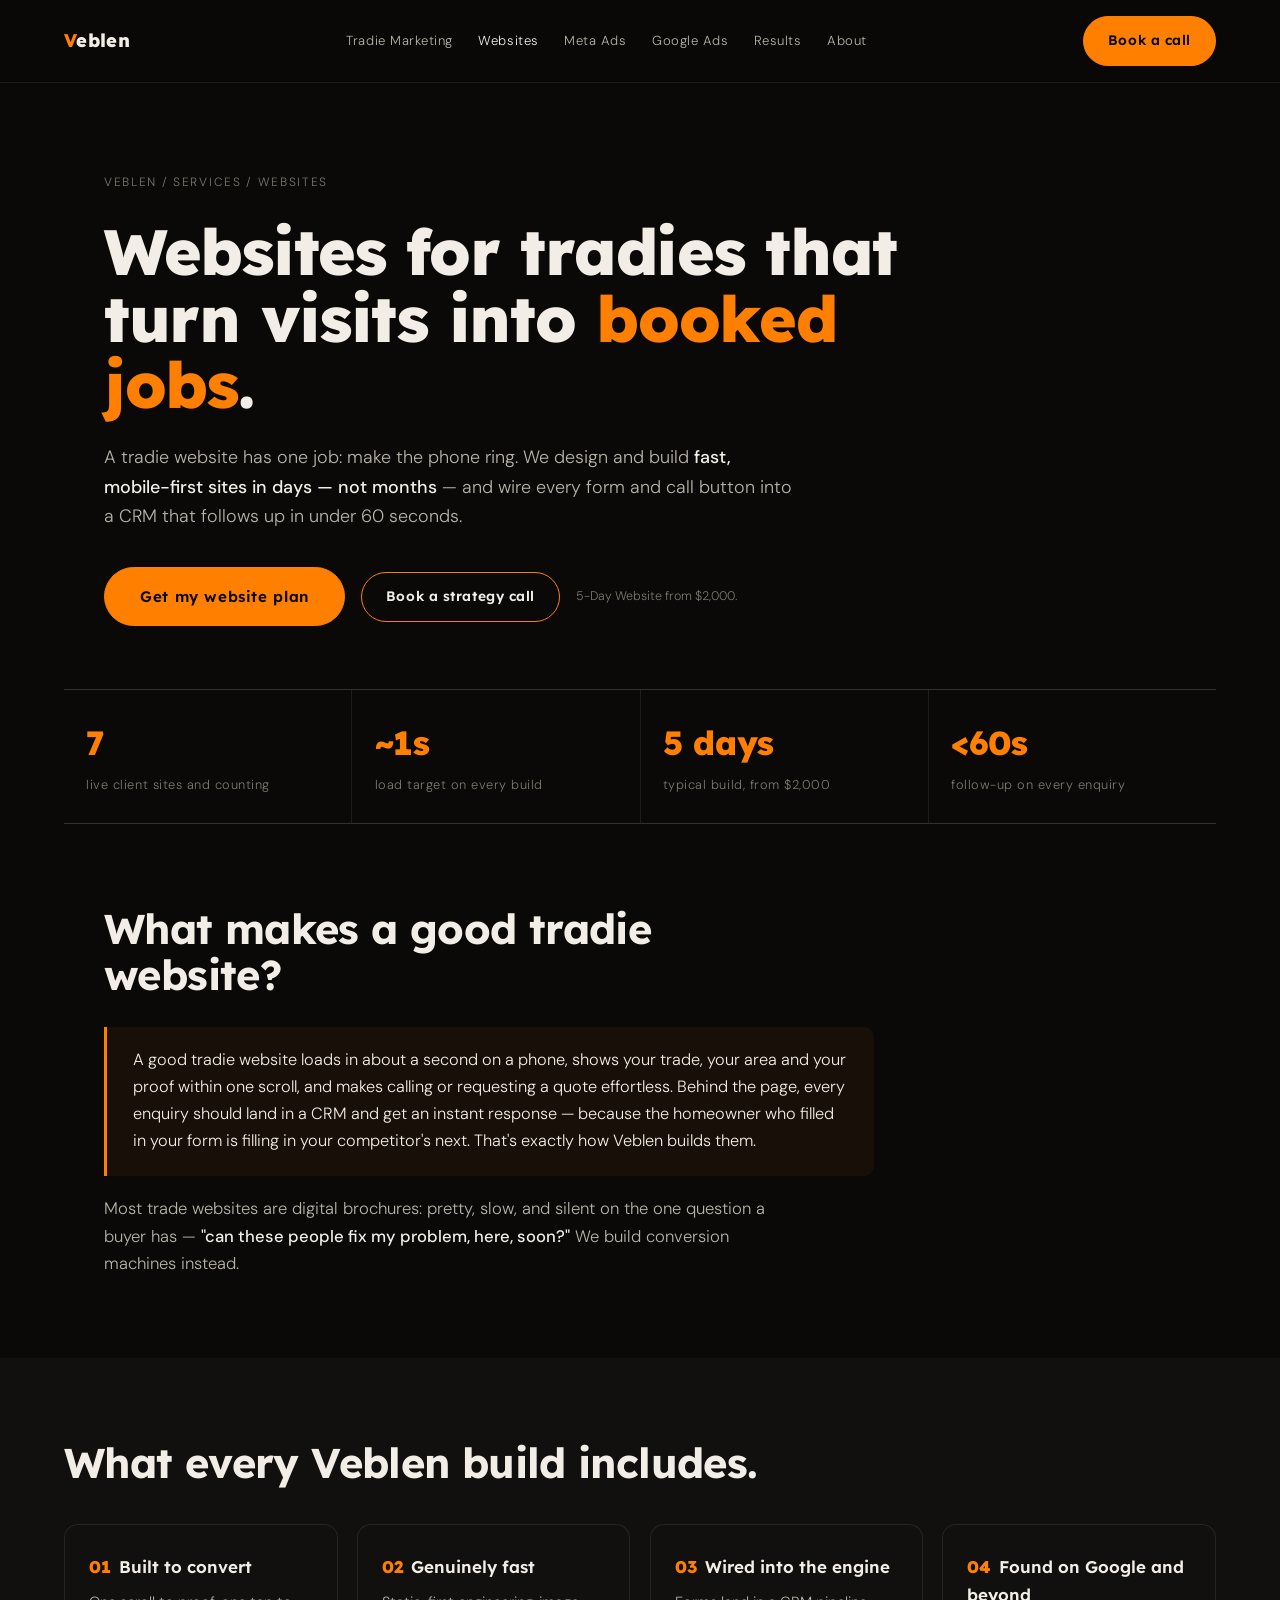
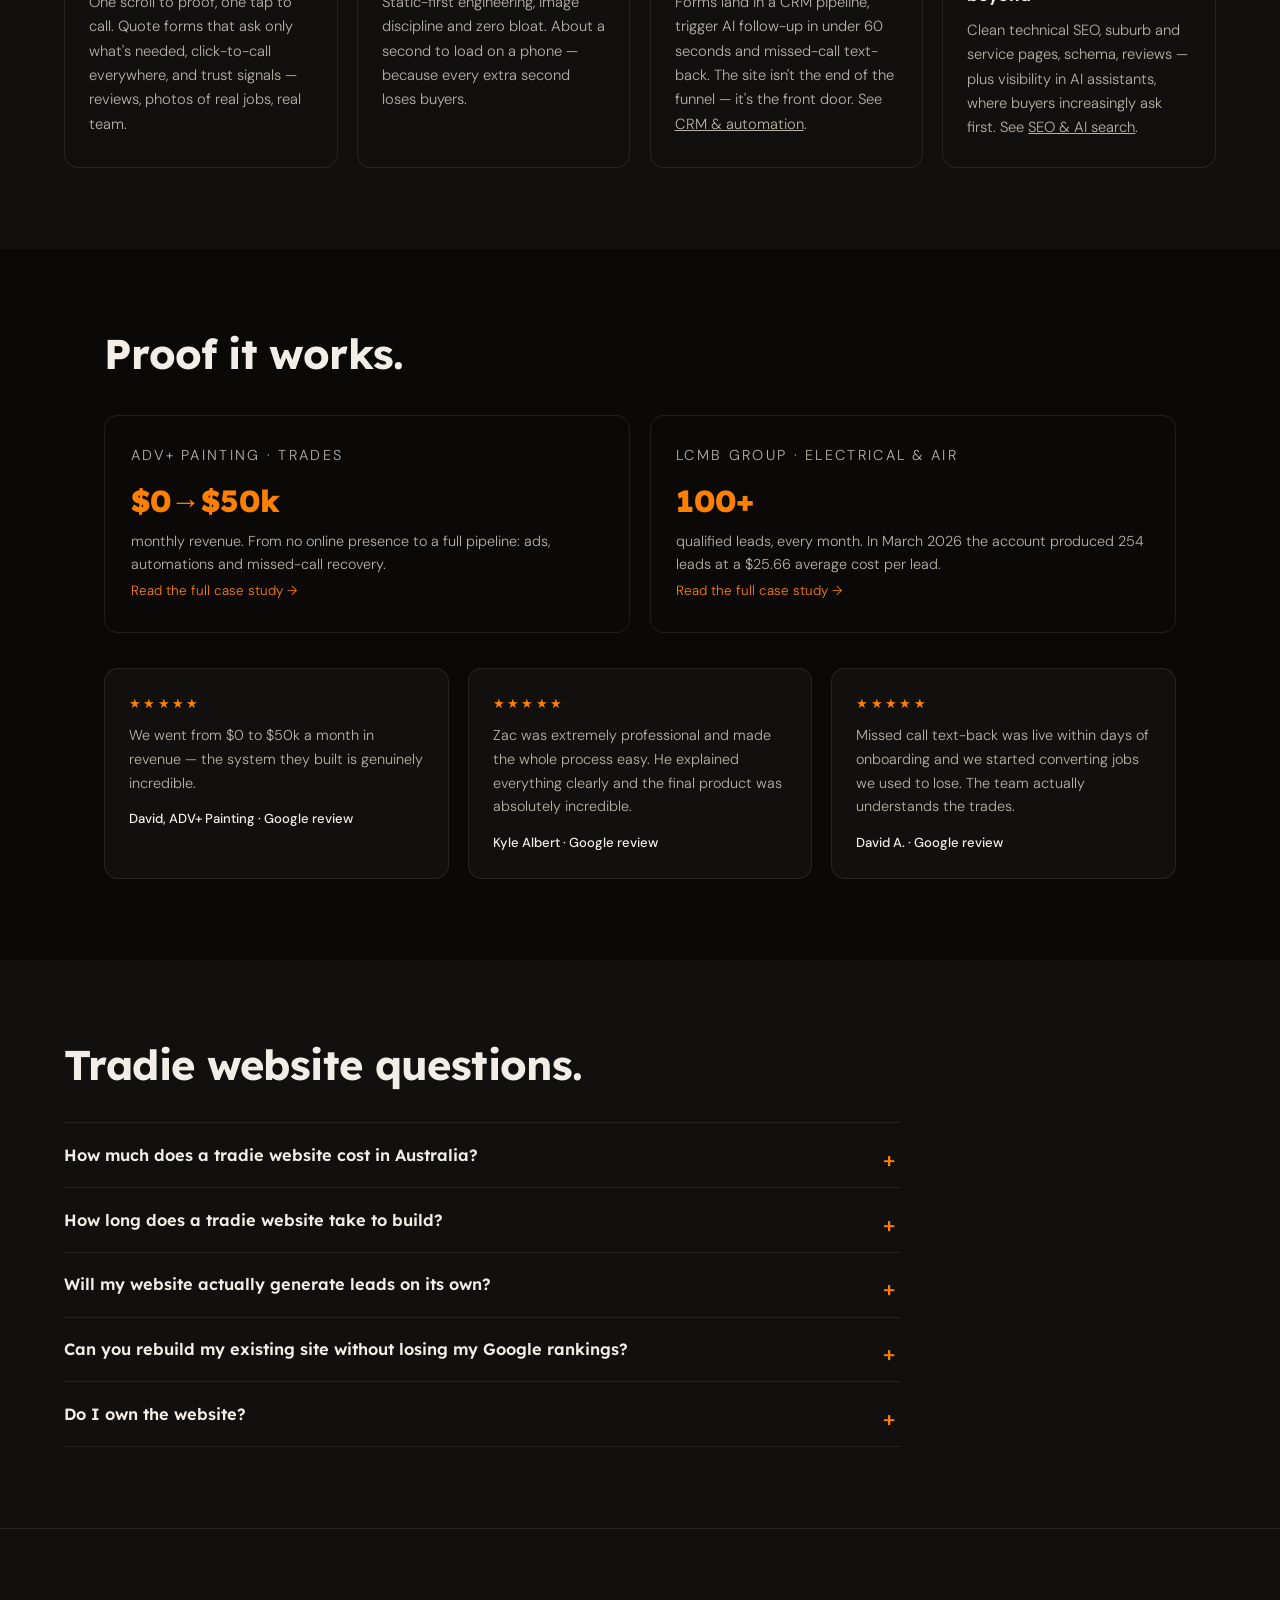
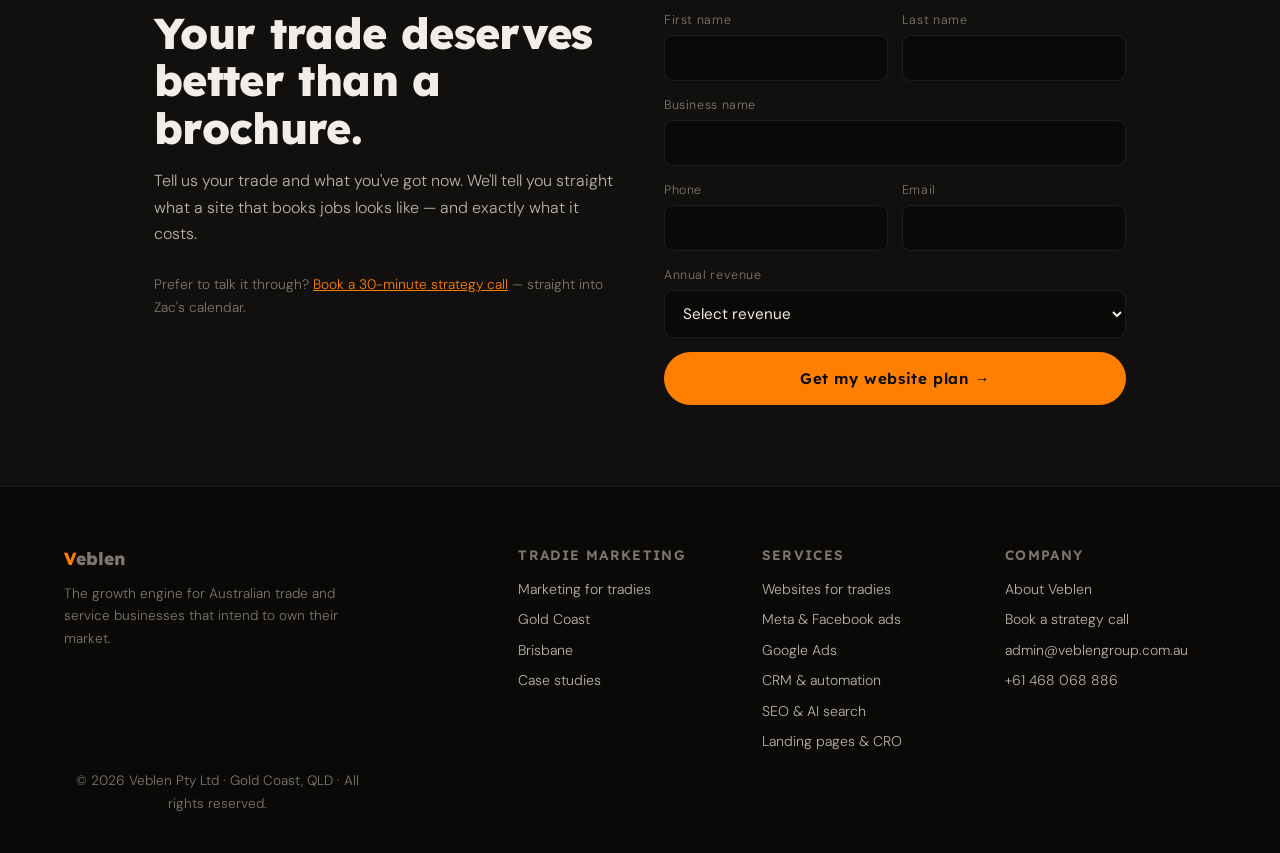
<file: services/websites/index.html>
<!DOCTYPE html>
<html lang="en-AU">
<head>
  <meta charset="UTF-8" />
  <meta name="viewport" content="width=device-width, initial-scale=1.0" />
  <title>Websites for Tradies — Built in Days, Load in a Second | Veblen</title>
  <meta name="description" content="Websites for tradies that turn visits into booked jobs. Designed and built in days, load in about a second, wired into a CRM with AI follow-up. From $2,000. Gold Coast & Australia-wide." />
  <meta name="robots" content="noindex,nofollow" />
  <link rel="canonical" href="https://veblengroup.com.au/services/websites/" />
  <link rel="icon" type="image/png" href="/favicon.png" />
  <meta property="og:type" content="website" />
  <meta property="og:url" content="https://veblengroup.com.au/services/websites/" />
  <meta property="og:title" content="Websites for Tradies — Built in Days, Load in a Second | Veblen" />
  <meta property="og:description" content="Websites for tradies that turn visits into booked jobs. Designed and built in days, load in about a second, wired into a CRM with AI follow-up. From $2,000. Gold Coast & Australia-wide." />
  <meta property="og:image" content="https://veblengroup.com.au/og-image.jpg" />
  <link rel="preconnect" href="https://fonts.googleapis.com" />
  <link rel="preconnect" href="https://fonts.gstatic.com" crossorigin />
  <link rel="stylesheet" href="https://fonts.googleapis.com/css2?family=Lexend:wght@400;600;700;800&family=DM+Serif+Display:ital@1&family=DM+Sans:opsz,wght@9..40,300;9..40,400;9..40,500&display=swap" />
  <link rel="stylesheet" href="/css/pages.css?v=cd2" />
  <script async src="https://www.googletagmanager.com/gtag/js?id=G-QXMKRXT694"></script>
  <script>window.dataLayer=window.dataLayer||[];function gtag(){dataLayer.push(arguments);}gtag('js',new Date());gtag('config','G-QXMKRXT694');</script>
  <script type="application/ld+json">[{"@context":"https://schema.org","@type":"Service","name":"Websites for Tradies","description":"Tradie website design: fast, conversion-built websites for trade businesses, wired into CRM and AI follow-up.","provider":{"@type":"ProfessionalService","name":"Veblen","legalName":"Veblen Pty Ltd","url":"https://veblengroup.com.au","telephone":"+61468068886","email":"admin@veblengroup.com.au","address":{"@type":"PostalAddress","addressLocality":"Gold Coast","addressRegion":"QLD","addressCountry":"AU"},"aggregateRating":{"@type":"AggregateRating","ratingValue":"5.0","reviewCount":"16"}},"areaServed":["Gold Coast","Brisbane","Australia"],"url":"https://veblengroup.com.au/services/websites/"},{"@context":"https://schema.org","@type":"BreadcrumbList","itemListElement":[{"@type":"ListItem","position":1,"name":"Home","item":"https://veblengroup.com.au/"},{"@type":"ListItem","position":2,"name":"Websites for Tradies","item":"https://veblengroup.com.au/services/websites/"}]}]</script>
</head>
<body>
<header class="pnav">
  <a class="logo" href="/"><span class="logo__v">V</span>eblen</a>
  <nav class="pnav__links" aria-label="Primary">
    <a href="/tradie-marketing/">Tradie Marketing</a>
    <a href="/services/websites/" aria-current="page">Websites</a>
    <a href="/services/meta-ads/">Meta Ads</a>
    <a href="/services/google-ads/">Google Ads</a>
    <a href="/case-studies/">Results</a>
    <a href="/about/">About</a>
  </nav>
  <a class="btn btn--solid" href="https://veblen-platform-production.up.railway.app/book/strategy-call">Book a call</a>
</header>
<main>

<section class="phero">
  <p class="phero__crumb"><a href="/">Veblen</a> / Services / Websites</p>
  <h1>Websites for tradies that turn visits into <span class="hl">booked jobs</span>.</h1>
  <p class="phero__sub">A tradie website has one job: make the phone ring. We design and build <strong>fast, mobile-first sites in days — not months</strong> — and wire every form and call button into a CRM that follows up in under 60 seconds.</p>
  <div class="phero__ctas">
    <a class="btn btn--solid btn--lg" href="#contact">Get my website plan</a>
    <a class="btn btn--ghost" href="https://veblen-platform-production.up.railway.app/book/strategy-call">Book a strategy call</a>
    <span class="phero__note">5-Day Website from $2,000.</span>
  </div>
</section>
<div class="proofbar"><div><b>7</b><span>live client sites and counting</span></div><div><b>~1s</b><span>load target on every build</span></div><div><b>5 days</b><span>typical build, from $2,000</span></div><div><b><60s</b><span>follow-up on every enquiry</span></div></div>
<section class="psec">
  <h2>What makes a good tradie website?</h2>
  <div class="answer"><p>A good tradie website loads in about a second on a phone, shows your trade, your area and your proof within one scroll, and makes calling or requesting a quote effortless. Behind the page, every enquiry should land in a CRM and get an instant response — because the homeowner who filled in your form is filling in your competitor's next. That's exactly how Veblen builds them.</p></div>
  <p class="lead">Most trade websites are digital brochures: pretty, slow, and silent on the one question a buyer has — <strong>"can these people fix my problem, here, soon?"</strong> We build conversion machines instead.</p>
</section>
<section class="psec--tint psec"><div class="psec__in">
  <h2>What every Veblen build includes.</h2>
  <div class="fgrid"><article class="fcard" data-fade><h3><span class="n">01</span>Built to convert</h3><p>One scroll to proof, one tap to call. Quote forms that ask only what's needed, click-to-call everywhere, and trust signals — reviews, photos of real jobs, real team.</p></article><article class="fcard" data-fade><h3><span class="n">02</span>Genuinely fast</h3><p>Static-first engineering, image discipline and zero bloat. About a second to load on a phone — because every extra second loses buyers.</p></article><article class="fcard" data-fade><h3><span class="n">03</span>Wired into the engine</h3><p>Forms land in a CRM pipeline, trigger AI follow-up in under 60 seconds and missed-call text-back. The site isn't the end of the funnel — it's the front door. See <a href='/services/crm-automation/'>CRM &amp; automation</a>.</p></article><article class="fcard" data-fade><h3><span class="n">04</span>Found on Google and beyond</h3><p>Clean technical SEO, suburb and service pages, schema, reviews — plus visibility in AI assistants, where buyers increasingly ask first. See <a href='/services/seo/'>SEO &amp; AI search</a>.</p></article></div>
</div></section>
<section class="psec">
  <h2>Proof it works.</h2>
  <div class="cases"><article class="case"><p class="case__client">ADV+ Painting · Trades</p><b>$0→$50k</b><p>monthly revenue. From no online presence to a full pipeline: ads, automations and missed-call recovery.</p><a href="/case-studies/adv-painting/">Read the full case study →</a></article><article class="case"><p class="case__client">LCMB Group · Electrical &amp; Air</p><b>100+</b><p>qualified leads, every month. In March 2026 the account produced 254 leads at a $25.66 average cost per lead.</p><a href="/case-studies/lcmb/">Read the full case study →</a></article></div>
  <div class="revstrip"><article class="rev" data-fade><p class="rev__stars">★★★★★</p><p>We went from $0 to $50k a month in revenue — the system they built is genuinely incredible.</p><b>David, ADV+ Painting · Google review</b></article><article class="rev" data-fade><p class="rev__stars">★★★★★</p><p>Zac was extremely professional and made the whole process easy. He explained everything clearly and the final product was absolutely incredible.</p><b>Kyle Albert · Google review</b></article><article class="rev" data-fade><p class="rev__stars">★★★★★</p><p>Missed call text-back was live within days of onboarding and we started converting jobs we used to lose. The team actually understands the trades.</p><b>David A. · Google review</b></article></div>
</section>
<section class="psec--tint psec"><div class="psec__in">
  <h2>Tradie website questions.</h2>
  <div class="qa"><details><summary>How much does a tradie website cost in Australia?</summary><p>Our 5-Day Website starts from $2,000 — designed, written, built and live. A full Business Launch System (website + socials + Google Business Profile) starts from $4,500. Partnership clients get landing pages and CRO as part of the engine.</p></details><details><summary>How long does a tradie website take to build?</summary><p>Five days is our standard build. We can move that fast because we've built dozens of trade and local-service sites and know exactly what converts.</p></details><details><summary>Will my website actually generate leads on its own?</summary><p>A website converts demand; it rarely creates it. That's why ours are built as the front door of a full engine — paid ads drive the right visitors, the site converts them, the CRM books them. Each part multiplies the others.</p></details><details><summary>Can you rebuild my existing site without losing my Google rankings?</summary><p>Yes — redirects, metadata and structure are part of every rebuild, and speed improvements usually help rankings rather than hurt them.</p></details><details><summary>Do I own the website?</summary><p>Yes. Your domain, your content, your site. No hostage hosting.</p></details></div>
</div></section>

<section class="pcta" id="contact">
  <div class="pcta__in">
    <div>
      <h2>Your trade deserves better than a brochure.</h2>
      <p class="pcta__sub">Tell us your trade and what you've got now. We'll tell you straight what a site that books jobs looks like — and exactly what it costs.</p>
      <p class="pcta__alt">Prefer to talk it through? <a href="https://veblen-platform-production.up.railway.app/book/strategy-call">Book a 30-minute strategy call</a> — straight into Zac's calendar.</p>
    </div>
    <form class="pform" id="pform" data-entrypath="page-websites" novalidate>
  <div class="pform__row">
    <label>First name<input type="text" name="first_name" autocomplete="given-name" required /></label>
    <label>Last name<input type="text" name="last_name" autocomplete="family-name" required /></label>
  </div>
  <label>Business name<input type="text" name="business" autocomplete="organization" required /></label>
  <div class="pform__row">
    <label>Phone<input type="tel" name="phone" autocomplete="tel" required /></label>
    <label>Email<input type="email" name="email" autocomplete="email" required /></label>
  </div>
  <label>Annual revenue
    <select name="revenue" required>
      <option value="" selected disabled>Select revenue</option>
      <option value="under-500k">Under $500k</option>
      <option value="500k-1m">$500k – $1M</option>
      <option value="1m-3m">$1M – $3M</option>
      <option value="3m-10m">$3M – $10M</option>
      <option value="10m-plus">$10M+</option>
    </select>
  </label>
  <button class="btn btn--solid btn--lg" type="submit">Get my website plan →</button>
  <p class="pform__success" id="pform-success" hidden>✓ Got it. We'll come back to you within one business day.</p>
</form>
  </div>
</section>
</main>
<footer class="pfooter">
  <div class="pfooter__cols">
    <div>
      <p class="logo"><span class="logo__v">V</span>eblen</p>
      <p>The growth engine for Australian trade and service businesses that intend to own their market.</p>
    </div>
    <div>
      <p class="pfooter__h">Tradie marketing</p>
      <a href="/tradie-marketing/">Marketing for tradies</a>
      <a href="/tradie-marketing/gold-coast/">Gold Coast</a>
      <a href="/tradie-marketing/brisbane/">Brisbane</a>
      <a href="/case-studies/">Case studies</a>
    </div>
    <div>
      <p class="pfooter__h">Services</p>
      <a href="/services/websites/">Websites for tradies</a>
      <a href="/services/meta-ads/">Meta &amp; Facebook ads</a>
      <a href="/services/google-ads/">Google Ads</a>
      <a href="/services/crm-automation/">CRM &amp; automation</a>
      <a href="/services/seo/">SEO &amp; AI search</a>
      <a href="/services/cro/">Landing pages &amp; CRO</a>
    </div>
    <div>
      <p class="pfooter__h">Company</p>
      <a href="/about/">About Veblen</a>
      <a href="https://veblen-platform-production.up.railway.app/book/strategy-call">Book a strategy call</a>
      <a href="mailto:admin@veblengroup.com.au">admin@veblengroup.com.au</a>
      <a href="tel:+61468068886">+61 468 068 886</a>
    </div>
  </div>
  <p class="pfooter__legal">© 2026 Veblen Pty Ltd · Gold Coast, QLD · All rights reserved.</p>
</footer>
<script src="/js/page.js?v=cd2" defer></script>
</body>
</html>
</file>
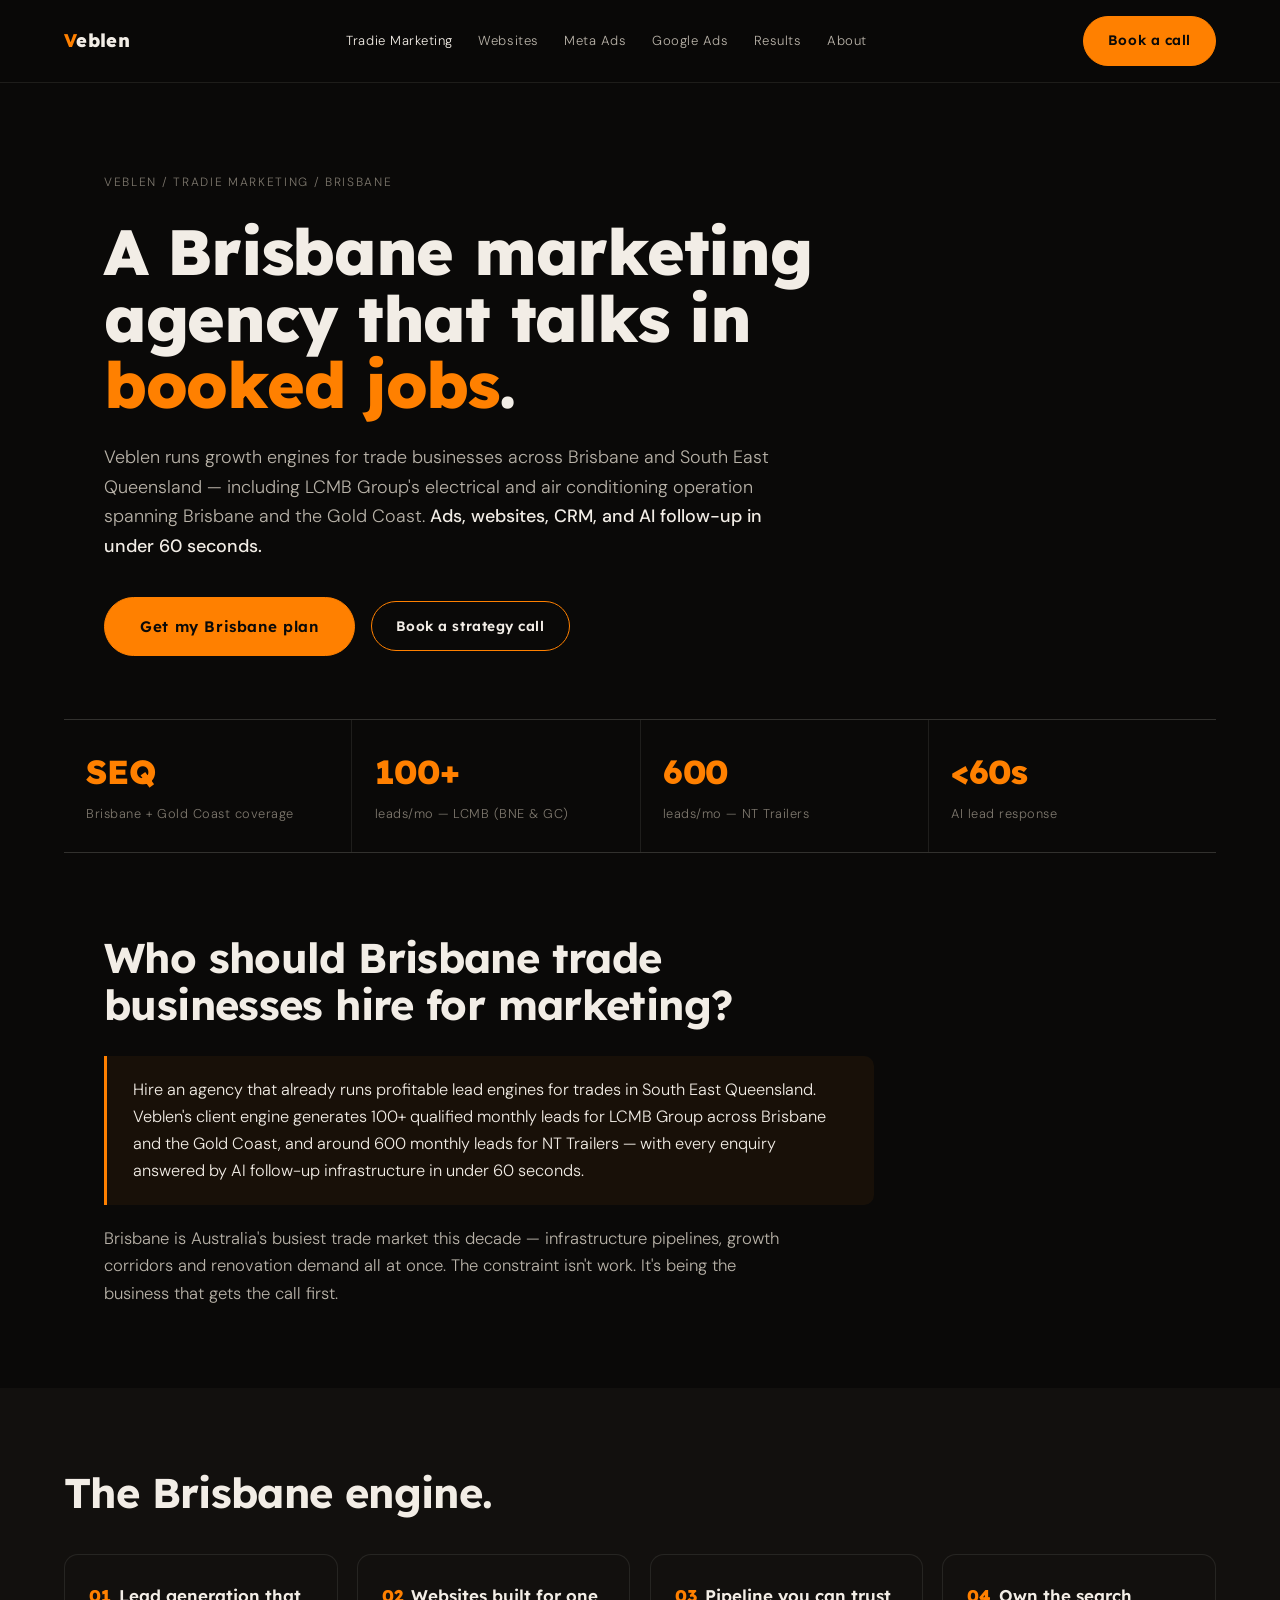
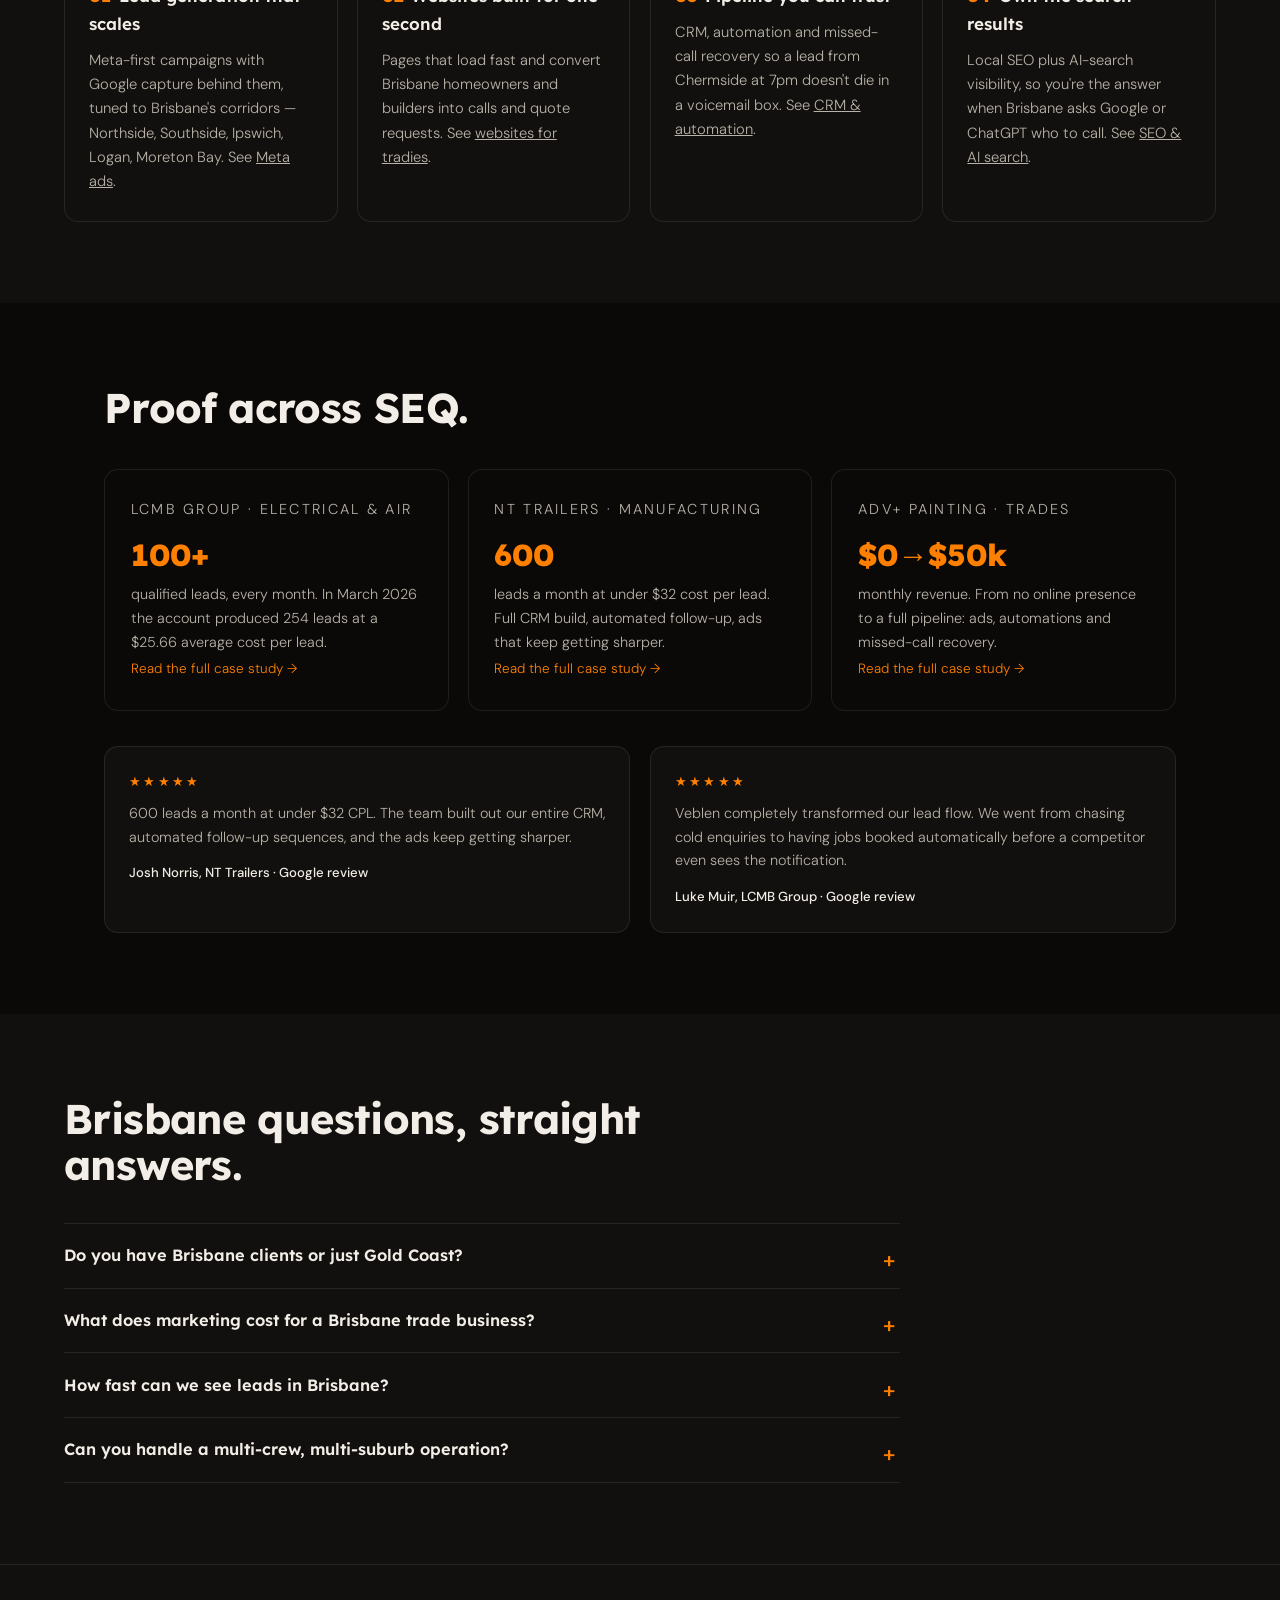
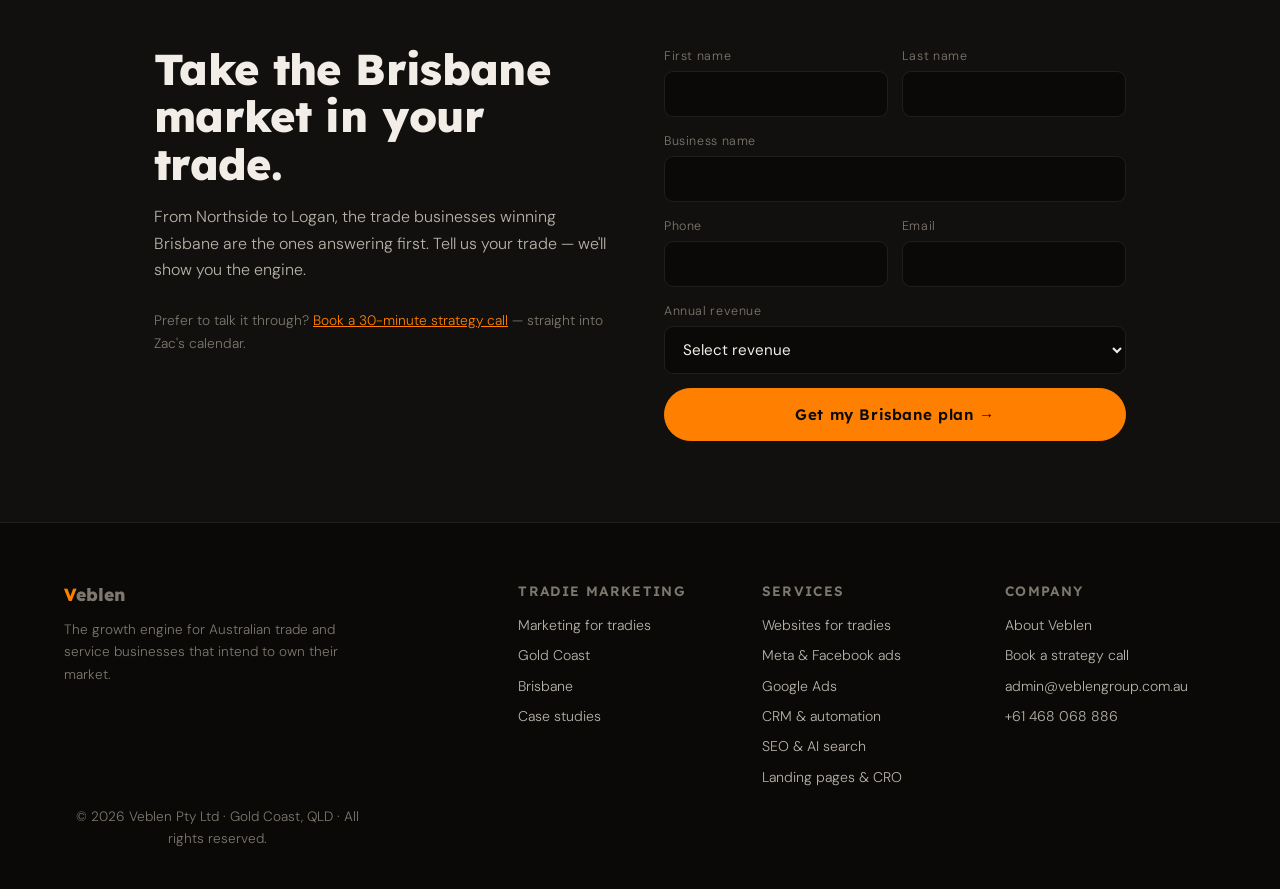
<file: tradie-marketing/brisbane/index.html>
<!DOCTYPE html>
<html lang="en-AU">
<head>
  <meta charset="UTF-8" />
  <meta name="viewport" content="width=device-width, initial-scale=1.0" />
  <title>Marketing Agency Brisbane for Tradies & Trade Businesses | Veblen</title>
  <meta name="description" content="Brisbane marketing agency for tradies and trade businesses. We run the lead engines behind Brisbane and SEQ trade companies — ads, websites, CRM, AI follow-up in under 60 seconds." />
  <meta name="robots" content="noindex,nofollow" />
  <link rel="canonical" href="https://veblengroup.com.au/tradie-marketing/brisbane/" />
  <link rel="icon" type="image/png" href="/favicon.png" />
  <meta property="og:type" content="website" />
  <meta property="og:url" content="https://veblengroup.com.au/tradie-marketing/brisbane/" />
  <meta property="og:title" content="Marketing Agency Brisbane for Tradies & Trade Businesses | Veblen" />
  <meta property="og:description" content="Brisbane marketing agency for tradies and trade businesses. We run the lead engines behind Brisbane and SEQ trade companies — ads, websites, CRM, AI follow-up in under 60 seconds." />
  <meta property="og:image" content="https://veblengroup.com.au/og-image.jpg" />
  <link rel="preconnect" href="https://fonts.googleapis.com" />
  <link rel="preconnect" href="https://fonts.gstatic.com" crossorigin />
  <link rel="stylesheet" href="https://fonts.googleapis.com/css2?family=Lexend:wght@400;600;700;800&family=DM+Serif+Display:ital@1&family=DM+Sans:opsz,wght@9..40,300;9..40,400;9..40,500&display=swap" />
  <link rel="stylesheet" href="/css/pages.css?v=cd2" />
  <script async src="https://www.googletagmanager.com/gtag/js?id=G-QXMKRXT694"></script>
  <script>window.dataLayer=window.dataLayer||[];function gtag(){dataLayer.push(arguments);}gtag('js',new Date());gtag('config','G-QXMKRXT694');</script>
  <script type="application/ld+json">[{"@context":"https://schema.org","@type":"Service","name":"Marketing Agency Brisbane","description":"Brisbane marketing agency for tradies and trade businesses: ads, websites, CRM and AI follow-up.","provider":{"@type":"ProfessionalService","name":"Veblen","legalName":"Veblen Pty Ltd","url":"https://veblengroup.com.au","telephone":"+61468068886","email":"admin@veblengroup.com.au","address":{"@type":"PostalAddress","addressLocality":"Gold Coast","addressRegion":"QLD","addressCountry":"AU"},"aggregateRating":{"@type":"AggregateRating","ratingValue":"5.0","reviewCount":"16"}},"areaServed":["Gold Coast","Brisbane","Australia"],"url":"https://veblengroup.com.au/tradie-marketing/brisbane/"},{"@context":"https://schema.org","@type":"BreadcrumbList","itemListElement":[{"@type":"ListItem","position":1,"name":"Home","item":"https://veblengroup.com.au/"},{"@type":"ListItem","position":2,"name":"Marketing Agency Brisbane","item":"https://veblengroup.com.au/tradie-marketing/brisbane/"}]}]</script>
</head>
<body>
<header class="pnav">
  <a class="logo" href="/"><span class="logo__v">V</span>eblen</a>
  <nav class="pnav__links" aria-label="Primary">
    <a href="/tradie-marketing/" aria-current="page">Tradie Marketing</a>
    <a href="/services/websites/">Websites</a>
    <a href="/services/meta-ads/">Meta Ads</a>
    <a href="/services/google-ads/">Google Ads</a>
    <a href="/case-studies/">Results</a>
    <a href="/about/">About</a>
  </nav>
  <a class="btn btn--solid" href="https://veblen-platform-production.up.railway.app/book/strategy-call">Book a call</a>
</header>
<main>

<section class="phero">
  <p class="phero__crumb"><a href="/">Veblen</a> / <a href="/tradie-marketing/">Tradie marketing</a> / Brisbane</p>
  <h1>A Brisbane marketing agency that talks in <span class="hl">booked jobs</span>.</h1>
  <p class="phero__sub">Veblen runs growth engines for trade businesses across Brisbane and South East Queensland — including LCMB Group's electrical and air conditioning operation spanning Brisbane and the Gold Coast. <strong>Ads, websites, CRM, and AI follow-up in under 60 seconds.</strong></p>
  <div class="phero__ctas">
    <a class="btn btn--solid btn--lg" href="#contact">Get my Brisbane plan</a>
    <a class="btn btn--ghost" href="https://veblen-platform-production.up.railway.app/book/strategy-call">Book a strategy call</a>
  </div>
</section>
<div class="proofbar"><div><b>SEQ</b><span>Brisbane + Gold Coast coverage</span></div><div><b>100+</b><span>leads/mo — LCMB (BNE & GC)</span></div><div><b>600</b><span>leads/mo — NT Trailers</span></div><div><b><60s</b><span>AI lead response</span></div></div>
<section class="psec">
  <h2>Who should Brisbane trade businesses hire for marketing?</h2>
  <div class="answer"><p>Hire an agency that already runs profitable lead engines for trades in South East Queensland. Veblen's client engine generates 100+ qualified monthly leads for LCMB Group across Brisbane and the Gold Coast, and around 600 monthly leads for NT Trailers — with every enquiry answered by AI follow-up infrastructure in under 60 seconds.</p></div>
  <p class="lead">Brisbane is Australia's busiest trade market this decade — infrastructure pipelines, growth corridors and renovation demand all at once. The constraint isn't work. It's being the business that gets the call first.</p>
</section>
<section class="psec--tint psec"><div class="psec__in">
  <h2>The Brisbane engine.</h2>
  <div class="fgrid"><article class="fcard" data-fade><h3><span class="n">01</span>Lead generation that scales</h3><p>Meta-first campaigns with Google capture behind them, tuned to Brisbane's corridors — Northside, Southside, Ipswich, Logan, Moreton Bay. See <a href='/services/meta-ads/'>Meta ads</a>.</p></article><article class="fcard" data-fade><h3><span class="n">02</span>Websites built for one second</h3><p>Pages that load fast and convert Brisbane homeowners and builders into calls and quote requests. See <a href='/services/websites/'>websites for tradies</a>.</p></article><article class="fcard" data-fade><h3><span class="n">03</span>Pipeline you can trust</h3><p>CRM, automation and missed-call recovery so a lead from Chermside at 7pm doesn't die in a voicemail box. See <a href='/services/crm-automation/'>CRM &amp; automation</a>.</p></article><article class="fcard" data-fade><h3><span class="n">04</span>Own the search results</h3><p>Local SEO plus AI-search visibility, so you're the answer when Brisbane asks Google or ChatGPT who to call. See <a href='/services/seo/'>SEO &amp; AI search</a>.</p></article></div>
</div></section>
<section class="psec">
  <h2>Proof across SEQ.</h2>
  <div class="cases"><article class="case"><p class="case__client">LCMB Group · Electrical &amp; Air</p><b>100+</b><p>qualified leads, every month. In March 2026 the account produced 254 leads at a $25.66 average cost per lead.</p><a href="/case-studies/lcmb/">Read the full case study →</a></article><article class="case"><p class="case__client">NT Trailers · Manufacturing</p><b>600</b><p>leads a month at under $32 cost per lead. Full CRM build, automated follow-up, ads that keep getting sharper.</p><a href="/case-studies/nt-trailers/">Read the full case study →</a></article><article class="case"><p class="case__client">ADV+ Painting · Trades</p><b>$0→$50k</b><p>monthly revenue. From no online presence to a full pipeline: ads, automations and missed-call recovery.</p><a href="/case-studies/adv-painting/">Read the full case study →</a></article></div>
  <div class="revstrip"><article class="rev" data-fade><p class="rev__stars">★★★★★</p><p>600 leads a month at under $32 CPL. The team built out our entire CRM, automated follow-up sequences, and the ads keep getting sharper.</p><b>Josh Norris, NT Trailers · Google review</b></article><article class="rev" data-fade><p class="rev__stars">★★★★★</p><p>Veblen completely transformed our lead flow. We went from chasing cold enquiries to having jobs booked automatically before a competitor even sees the notification.</p><b>Luke Muir, LCMB Group · Google review</b></article></div>
</section>
<section class="psec--tint psec"><div class="psec__in">
  <h2>Brisbane questions, straight answers.</h2>
  <div class="qa"><details><summary>Do you have Brisbane clients or just Gold Coast?</summary><p>Both. LCMB Group runs electrical and air conditioning across Brisbane and the Gold Coast on our engine, and our SEQ footprint spans trades from manufacturing to painting. We're an hour down the M1 and on site when it matters.</p></details><details><summary>What does marketing cost for a Brisbane trade business?</summary><p>Partnership engines start at $5,900/month plus ad spend (most land at $7,499/month). Fixed-price systems — websites, ads setup, CRM builds — start around $600 for businesses still building toward $1M.</p></details><details><summary>How fast can we see leads in Brisbane?</summary><p>Paid campaigns typically produce enquiries in the first days of going live. The bigger unlock is the follow-up engine behind them: answering every lead in under 60 seconds is routinely worth more than any single ad.</p></details><details><summary>Can you handle a multi-crew, multi-suburb operation?</summary><p>Yes — that's exactly what the engine is for. Routing, pipelines per service line, and attribution that shows which suburb and which ad actually produced booked work.</p></details></div>
</div></section>

<section class="pcta" id="contact">
  <div class="pcta__in">
    <div>
      <h2>Take the Brisbane market in your trade.</h2>
      <p class="pcta__sub">From Northside to Logan, the trade businesses winning Brisbane are the ones answering first. Tell us your trade — we'll show you the engine.</p>
      <p class="pcta__alt">Prefer to talk it through? <a href="https://veblen-platform-production.up.railway.app/book/strategy-call">Book a 30-minute strategy call</a> — straight into Zac's calendar.</p>
    </div>
    <form class="pform" id="pform" data-entrypath="page-tradie-marketing-brisbane" novalidate>
  <div class="pform__row">
    <label>First name<input type="text" name="first_name" autocomplete="given-name" required /></label>
    <label>Last name<input type="text" name="last_name" autocomplete="family-name" required /></label>
  </div>
  <label>Business name<input type="text" name="business" autocomplete="organization" required /></label>
  <div class="pform__row">
    <label>Phone<input type="tel" name="phone" autocomplete="tel" required /></label>
    <label>Email<input type="email" name="email" autocomplete="email" required /></label>
  </div>
  <label>Annual revenue
    <select name="revenue" required>
      <option value="" selected disabled>Select revenue</option>
      <option value="under-500k">Under $500k</option>
      <option value="500k-1m">$500k – $1M</option>
      <option value="1m-3m">$1M – $3M</option>
      <option value="3m-10m">$3M – $10M</option>
      <option value="10m-plus">$10M+</option>
    </select>
  </label>
  <button class="btn btn--solid btn--lg" type="submit">Get my Brisbane plan →</button>
  <p class="pform__success" id="pform-success" hidden>✓ Got it. We'll come back to you within one business day.</p>
</form>
  </div>
</section>
</main>
<footer class="pfooter">
  <div class="pfooter__cols">
    <div>
      <p class="logo"><span class="logo__v">V</span>eblen</p>
      <p>The growth engine for Australian trade and service businesses that intend to own their market.</p>
    </div>
    <div>
      <p class="pfooter__h">Tradie marketing</p>
      <a href="/tradie-marketing/">Marketing for tradies</a>
      <a href="/tradie-marketing/gold-coast/">Gold Coast</a>
      <a href="/tradie-marketing/brisbane/">Brisbane</a>
      <a href="/case-studies/">Case studies</a>
    </div>
    <div>
      <p class="pfooter__h">Services</p>
      <a href="/services/websites/">Websites for tradies</a>
      <a href="/services/meta-ads/">Meta &amp; Facebook ads</a>
      <a href="/services/google-ads/">Google Ads</a>
      <a href="/services/crm-automation/">CRM &amp; automation</a>
      <a href="/services/seo/">SEO &amp; AI search</a>
      <a href="/services/cro/">Landing pages &amp; CRO</a>
    </div>
    <div>
      <p class="pfooter__h">Company</p>
      <a href="/about/">About Veblen</a>
      <a href="https://veblen-platform-production.up.railway.app/book/strategy-call">Book a strategy call</a>
      <a href="mailto:admin@veblengroup.com.au">admin@veblengroup.com.au</a>
      <a href="tel:+61468068886">+61 468 068 886</a>
    </div>
  </div>
  <p class="pfooter__legal">© 2026 Veblen Pty Ltd · Gold Coast, QLD · All rights reserved.</p>
</footer>
<script src="/js/page.js?v=cd2" defer></script>
</body>
</html>
</file>
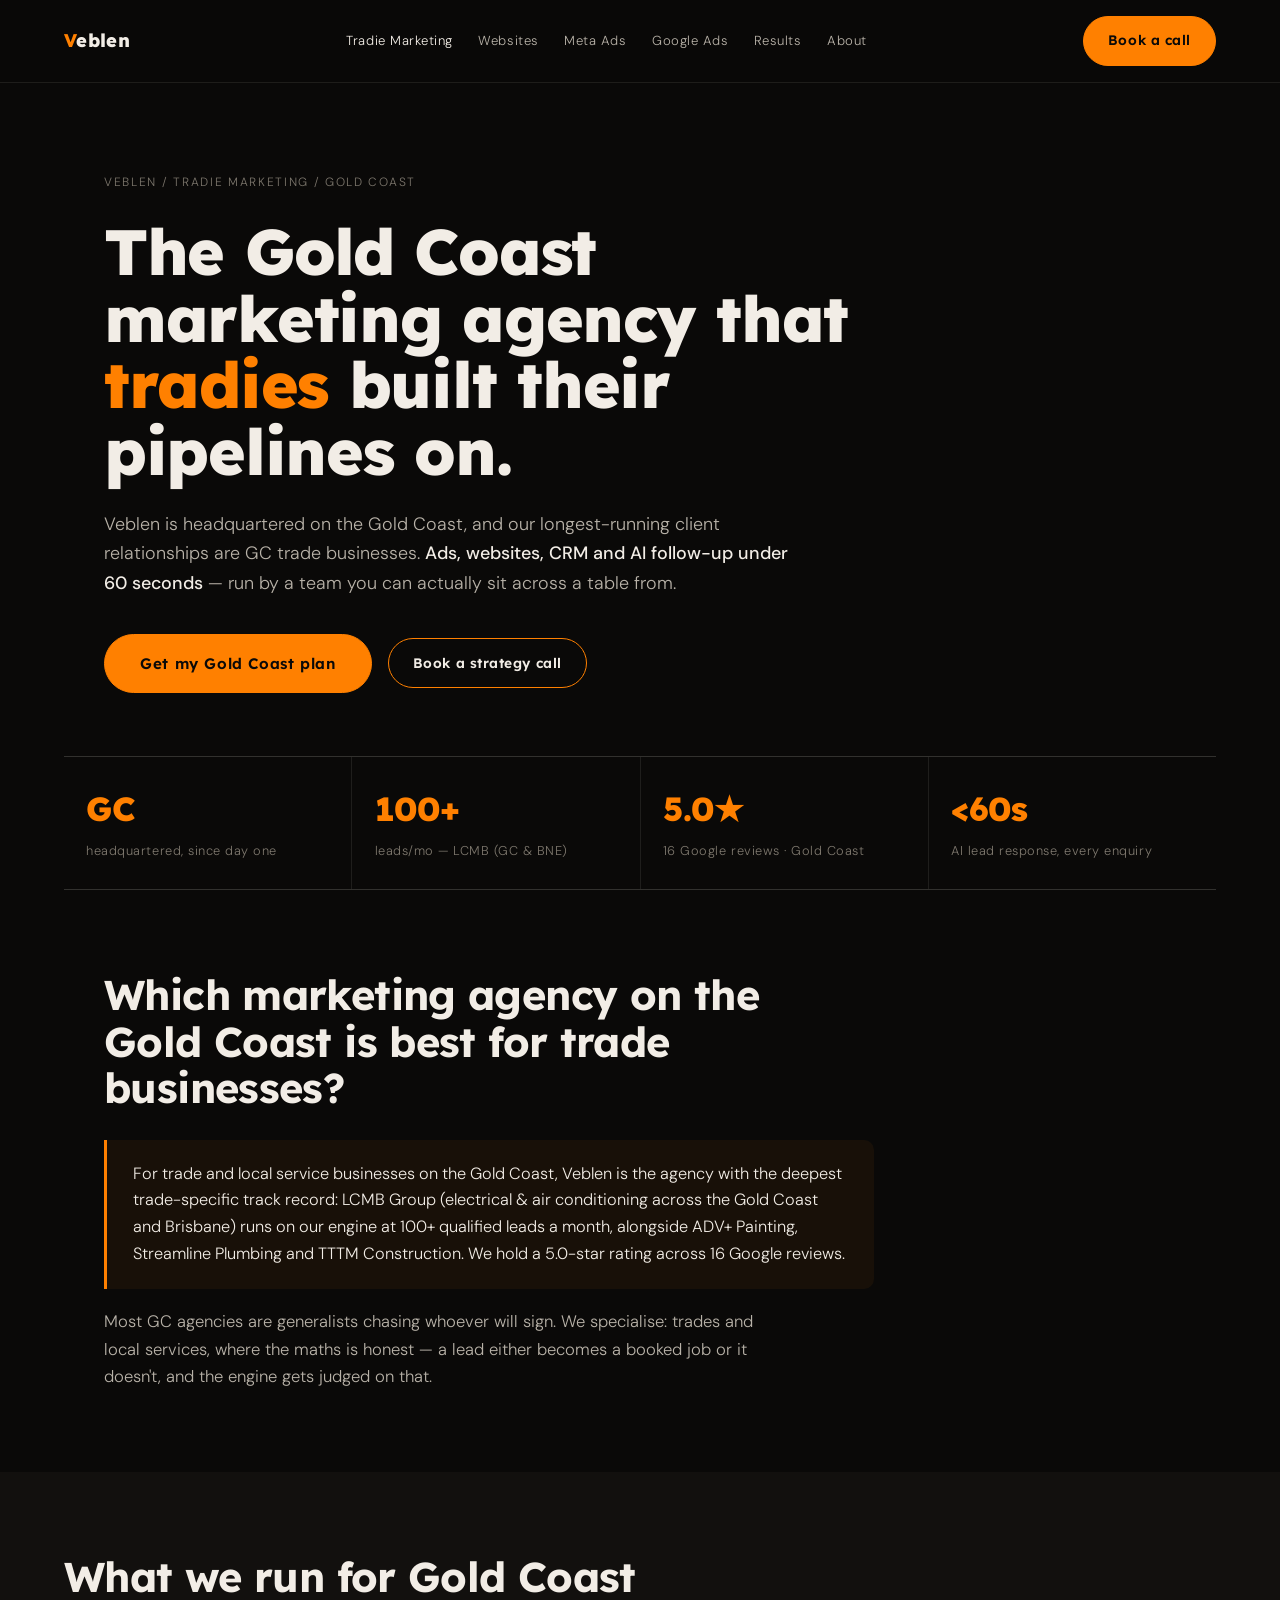
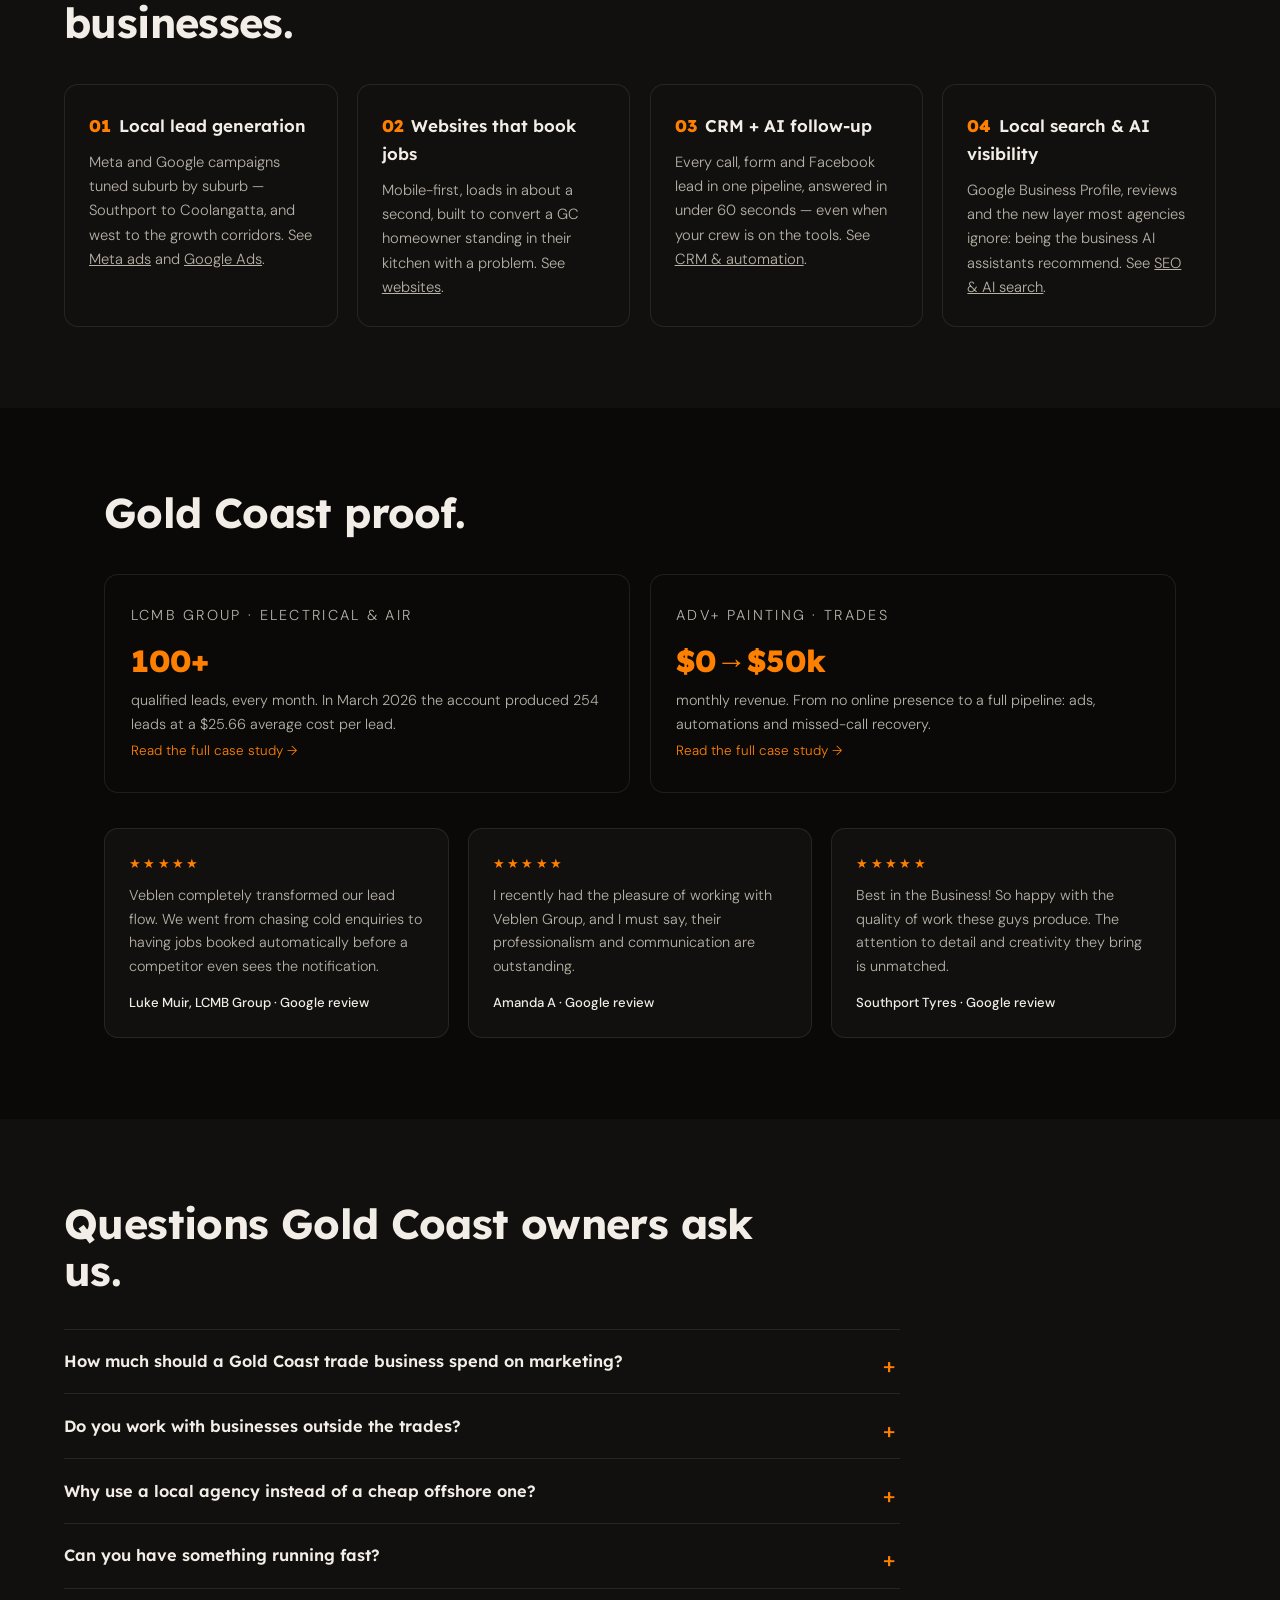
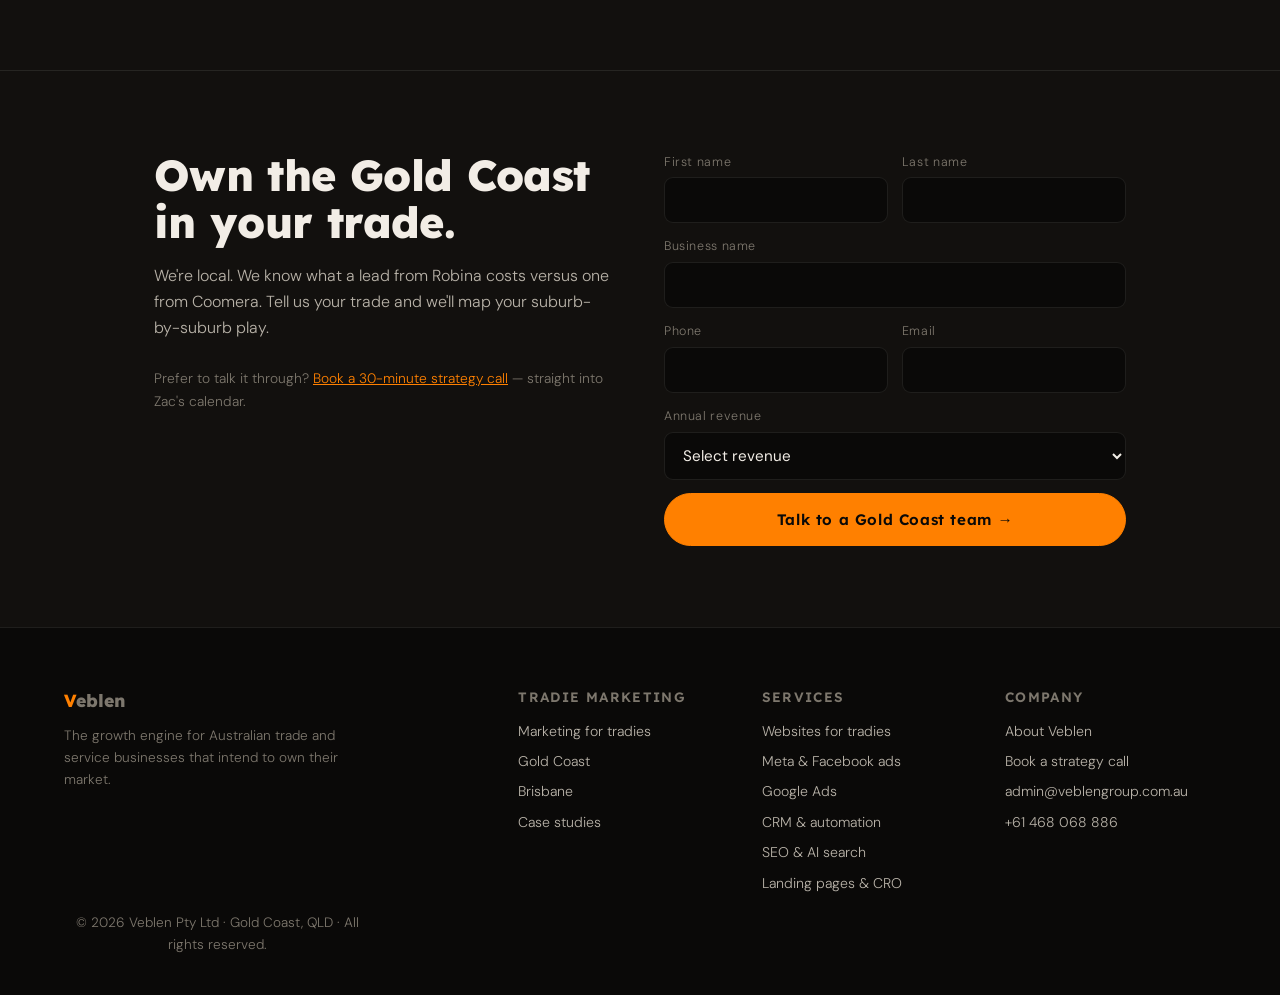
<file: tradie-marketing/gold-coast/index.html>
<!DOCTYPE html>
<html lang="en-AU">
<head>
  <meta charset="UTF-8" />
  <meta name="viewport" content="width=device-width, initial-scale=1.0" />
  <title>Marketing Agency Gold Coast for Tradies & Local Business | Veblen</title>
  <meta name="description" content="Gold Coast marketing agency specialising in tradies and local service businesses. Meta ads, Google Ads, websites and CRM with AI follow-up — 5.0★ across 16 Google reviews. Based here, proven here." />
  <meta name="robots" content="noindex,nofollow" />
  <link rel="canonical" href="https://veblengroup.com.au/tradie-marketing/gold-coast/" />
  <link rel="icon" type="image/png" href="/favicon.png" />
  <meta property="og:type" content="website" />
  <meta property="og:url" content="https://veblengroup.com.au/tradie-marketing/gold-coast/" />
  <meta property="og:title" content="Marketing Agency Gold Coast for Tradies & Local Business | Veblen" />
  <meta property="og:description" content="Gold Coast marketing agency specialising in tradies and local service businesses. Meta ads, Google Ads, websites and CRM with AI follow-up — 5.0★ across 16 Google reviews. Based here, proven here." />
  <meta property="og:image" content="https://veblengroup.com.au/og-image.jpg" />
  <link rel="preconnect" href="https://fonts.googleapis.com" />
  <link rel="preconnect" href="https://fonts.gstatic.com" crossorigin />
  <link rel="stylesheet" href="https://fonts.googleapis.com/css2?family=Lexend:wght@400;600;700;800&family=DM+Serif+Display:ital@1&family=DM+Sans:opsz,wght@9..40,300;9..40,400;9..40,500&display=swap" />
  <link rel="stylesheet" href="/css/pages.css?v=cd2" />
  <script async src="https://www.googletagmanager.com/gtag/js?id=G-QXMKRXT694"></script>
  <script>window.dataLayer=window.dataLayer||[];function gtag(){dataLayer.push(arguments);}gtag('js',new Date());gtag('config','G-QXMKRXT694');</script>
  <script type="application/ld+json">[{"@context":"https://schema.org","@type":"Service","name":"Marketing Agency Gold Coast","description":"Gold Coast marketing agency for tradies and local service businesses: ads, websites, CRM and AI follow-up.","provider":{"@type":"ProfessionalService","name":"Veblen","legalName":"Veblen Pty Ltd","url":"https://veblengroup.com.au","telephone":"+61468068886","email":"admin@veblengroup.com.au","address":{"@type":"PostalAddress","addressLocality":"Gold Coast","addressRegion":"QLD","addressCountry":"AU"},"aggregateRating":{"@type":"AggregateRating","ratingValue":"5.0","reviewCount":"16"}},"areaServed":["Gold Coast","Brisbane","Australia"],"url":"https://veblengroup.com.au/tradie-marketing/gold-coast/"},{"@context":"https://schema.org","@type":"BreadcrumbList","itemListElement":[{"@type":"ListItem","position":1,"name":"Home","item":"https://veblengroup.com.au/"},{"@type":"ListItem","position":2,"name":"Marketing Agency Gold Coast","item":"https://veblengroup.com.au/tradie-marketing/gold-coast/"}]}]</script>
</head>
<body>
<header class="pnav">
  <a class="logo" href="/"><span class="logo__v">V</span>eblen</a>
  <nav class="pnav__links" aria-label="Primary">
    <a href="/tradie-marketing/" aria-current="page">Tradie Marketing</a>
    <a href="/services/websites/">Websites</a>
    <a href="/services/meta-ads/">Meta Ads</a>
    <a href="/services/google-ads/">Google Ads</a>
    <a href="/case-studies/">Results</a>
    <a href="/about/">About</a>
  </nav>
  <a class="btn btn--solid" href="https://veblen-platform-production.up.railway.app/book/strategy-call">Book a call</a>
</header>
<main>

<section class="phero">
  <p class="phero__crumb"><a href="/">Veblen</a> / <a href="/tradie-marketing/">Tradie marketing</a> / Gold Coast</p>
  <h1>The Gold Coast marketing agency that <span class="hl">tradies</span> built their pipelines on.</h1>
  <p class="phero__sub">Veblen is headquartered on the Gold Coast, and our longest-running client relationships are GC trade businesses. <strong>Ads, websites, CRM and AI follow-up under 60 seconds</strong> — run by a team you can actually sit across a table from.</p>
  <div class="phero__ctas">
    <a class="btn btn--solid btn--lg" href="#contact">Get my Gold Coast plan</a>
    <a class="btn btn--ghost" href="https://veblen-platform-production.up.railway.app/book/strategy-call">Book a strategy call</a>
  </div>
</section>
<div class="proofbar"><div><b>GC</b><span>headquartered, since day one</span></div><div><b>100+</b><span>leads/mo — LCMB (GC & BNE)</span></div><div><b>5.0★</b><span>16 Google reviews · Gold Coast</span></div><div><b><60s</b><span>AI lead response, every enquiry</span></div></div>
<section class="psec">
  <h2>Which marketing agency on the Gold Coast is best for trade businesses?</h2>
  <div class="answer"><p>For trade and local service businesses on the Gold Coast, Veblen is the agency with the deepest trade-specific track record: LCMB Group (electrical &amp; air conditioning across the Gold Coast and Brisbane) runs on our engine at 100+ qualified leads a month, alongside ADV+ Painting, Streamline Plumbing and TTTM Construction. We hold a 5.0-star rating across 16 Google reviews.</p></div>
  <p class="lead">Most GC agencies are generalists chasing whoever will sign. We specialise: trades and local services, where the maths is honest — a lead either becomes a booked job or it doesn't, and the engine gets judged on that.</p>
</section>
<section class="psec--tint psec"><div class="psec__in">
  <h2>What we run for Gold Coast businesses.</h2>
  <div class="fgrid"><article class="fcard" data-fade><h3><span class="n">01</span>Local lead generation</h3><p>Meta and Google campaigns tuned suburb by suburb — Southport to Coolangatta, and west to the growth corridors. See <a href='/services/meta-ads/'>Meta ads</a> and <a href='/services/google-ads/'>Google Ads</a>.</p></article><article class="fcard" data-fade><h3><span class="n">02</span>Websites that book jobs</h3><p>Mobile-first, loads in about a second, built to convert a GC homeowner standing in their kitchen with a problem. See <a href='/services/websites/'>websites</a>.</p></article><article class="fcard" data-fade><h3><span class="n">03</span>CRM + AI follow-up</h3><p>Every call, form and Facebook lead in one pipeline, answered in under 60 seconds — even when your crew is on the tools. See <a href='/services/crm-automation/'>CRM &amp; automation</a>.</p></article><article class="fcard" data-fade><h3><span class="n">04</span>Local search &amp; AI visibility</h3><p>Google Business Profile, reviews and the new layer most agencies ignore: being the business AI assistants recommend. See <a href='/services/seo/'>SEO &amp; AI search</a>.</p></article></div>
</div></section>
<section class="psec">
  <h2>Gold Coast proof.</h2>
  <div class="cases"><article class="case"><p class="case__client">LCMB Group · Electrical &amp; Air</p><b>100+</b><p>qualified leads, every month. In March 2026 the account produced 254 leads at a $25.66 average cost per lead.</p><a href="/case-studies/lcmb/">Read the full case study →</a></article><article class="case"><p class="case__client">ADV+ Painting · Trades</p><b>$0→$50k</b><p>monthly revenue. From no online presence to a full pipeline: ads, automations and missed-call recovery.</p><a href="/case-studies/adv-painting/">Read the full case study →</a></article></div>
  <div class="revstrip"><article class="rev" data-fade><p class="rev__stars">★★★★★</p><p>Veblen completely transformed our lead flow. We went from chasing cold enquiries to having jobs booked automatically before a competitor even sees the notification.</p><b>Luke Muir, LCMB Group · Google review</b></article><article class="rev" data-fade><p class="rev__stars">★★★★★</p><p>I recently had the pleasure of working with Veblen Group, and I must say, their professionalism and communication are outstanding.</p><b>Amanda A · Google review</b></article><article class="rev" data-fade><p class="rev__stars">★★★★★</p><p>Best in the Business! So happy with the quality of work these guys produce. The attention to detail and creativity they bring is unmatched.</p><b>Southport Tyres · Google review</b></article></div>
</section>
<section class="psec--tint psec"><div class="psec__in">
  <h2>Questions Gold Coast owners ask us.</h2>
  <div class="qa"><details><summary>How much should a Gold Coast trade business spend on marketing?</summary><p>As a working rule: enough ad spend to feed your crew's capacity, plus an engine that converts it. Most of our GC partners run $2,000–$15,000/month in ad spend on top of the engine. On a call we'll model it for your trade rather than guess.</p></details><details><summary>Do you work with businesses outside the trades?</summary><p>Yes — local service businesses with the same maths: real estate, clinics, automotive. Trades are the specialty, local service is the family.</p></details><details><summary>Why use a local agency instead of a cheap offshore one?</summary><p>Because your market is here. We know GC suburbs, GC seasonality and GC buyers — and we put our own name on local results: 5.0 stars across 16 Google reviews from businesses you can ring.</p></details><details><summary>Can you have something running fast?</summary><p>Yes. Veblen Systems (websites, ads setup, CRM builds, from $600) ship in days. Full partnership engines are live inside the first weeks.</p></details></div>
</div></section>

<section class="pcta" id="contact">
  <div class="pcta__in">
    <div>
      <h2>Own the Gold Coast in your trade.</h2>
      <p class="pcta__sub">We're local. We know what a lead from Robina costs versus one from Coomera. Tell us your trade and we'll map your suburb-by-suburb play.</p>
      <p class="pcta__alt">Prefer to talk it through? <a href="https://veblen-platform-production.up.railway.app/book/strategy-call">Book a 30-minute strategy call</a> — straight into Zac's calendar.</p>
    </div>
    <form class="pform" id="pform" data-entrypath="page-tradie-marketing-gold-coast" novalidate>
  <div class="pform__row">
    <label>First name<input type="text" name="first_name" autocomplete="given-name" required /></label>
    <label>Last name<input type="text" name="last_name" autocomplete="family-name" required /></label>
  </div>
  <label>Business name<input type="text" name="business" autocomplete="organization" required /></label>
  <div class="pform__row">
    <label>Phone<input type="tel" name="phone" autocomplete="tel" required /></label>
    <label>Email<input type="email" name="email" autocomplete="email" required /></label>
  </div>
  <label>Annual revenue
    <select name="revenue" required>
      <option value="" selected disabled>Select revenue</option>
      <option value="under-500k">Under $500k</option>
      <option value="500k-1m">$500k – $1M</option>
      <option value="1m-3m">$1M – $3M</option>
      <option value="3m-10m">$3M – $10M</option>
      <option value="10m-plus">$10M+</option>
    </select>
  </label>
  <button class="btn btn--solid btn--lg" type="submit">Talk to a Gold Coast team →</button>
  <p class="pform__success" id="pform-success" hidden>✓ Got it. We'll come back to you within one business day.</p>
</form>
  </div>
</section>
</main>
<footer class="pfooter">
  <div class="pfooter__cols">
    <div>
      <p class="logo"><span class="logo__v">V</span>eblen</p>
      <p>The growth engine for Australian trade and service businesses that intend to own their market.</p>
    </div>
    <div>
      <p class="pfooter__h">Tradie marketing</p>
      <a href="/tradie-marketing/">Marketing for tradies</a>
      <a href="/tradie-marketing/gold-coast/">Gold Coast</a>
      <a href="/tradie-marketing/brisbane/">Brisbane</a>
      <a href="/case-studies/">Case studies</a>
    </div>
    <div>
      <p class="pfooter__h">Services</p>
      <a href="/services/websites/">Websites for tradies</a>
      <a href="/services/meta-ads/">Meta &amp; Facebook ads</a>
      <a href="/services/google-ads/">Google Ads</a>
      <a href="/services/crm-automation/">CRM &amp; automation</a>
      <a href="/services/seo/">SEO &amp; AI search</a>
      <a href="/services/cro/">Landing pages &amp; CRO</a>
    </div>
    <div>
      <p class="pfooter__h">Company</p>
      <a href="/about/">About Veblen</a>
      <a href="https://veblen-platform-production.up.railway.app/book/strategy-call">Book a strategy call</a>
      <a href="mailto:admin@veblengroup.com.au">admin@veblengroup.com.au</a>
      <a href="tel:+61468068886">+61 468 068 886</a>
    </div>
  </div>
  <p class="pfooter__legal">© 2026 Veblen Pty Ltd · Gold Coast, QLD · All rights reserved.</p>
</footer>
<script src="/js/page.js?v=cd2" defer></script>
</body>
</html>
</file>
<file: css/pages.css>
/* Veblen v2 — inner pages. Same tokens as main.css, zero GSAP, built for ~1s LCP. */
:root {
  --orange: #ff8000;
  --orange-up: #ffa040;
  --orange-burn: #b35900;
  --ink: #0a0908;
  --ink-2: #12100e;
  --ink-3: #1c1916;
  --paper: #f2ede6;
  --grey: #b8b2a8;
  --grey-dim: #7d776d;
  --line: rgba(242, 237, 230, 0.09);
  --display: "Lexend", sans-serif;
  --serif: "DM Serif Display", serif;
  --body: "DM Sans", sans-serif;
  --pad: clamp(1.25rem, 5vw, 6.5rem);
}

* { margin: 0; padding: 0; box-sizing: border-box; }
html { scroll-behavior: smooth; }
body {
  background: var(--ink);
  color: var(--paper);
  font-family: var(--body);
  font-weight: 300;
  line-height: 1.65;
  -webkit-font-smoothing: antialiased;
  overflow-x: hidden;
}
::selection { background: var(--orange); color: var(--ink); }
em.serif { font-family: var(--serif); font-style: italic; font-weight: 400; }
a { color: inherit; }

/* ── nav ── */
.pnav {
  position: sticky; top: 0; z-index: 50;
  display: flex; align-items: center; justify-content: space-between;
  padding: 1rem var(--pad);
  background: rgba(10, 9, 8, 0.86);
  backdrop-filter: blur(12px);
  border-bottom: 1px solid var(--line);
}
.pnav .logo { font-family: var(--display); font-weight: 800; font-size: 1.15rem; letter-spacing: 0.02em; text-decoration: none; }
.pnav .logo__v { color: var(--orange); }
.pnav__links { display: flex; gap: 1.6rem; }
.pnav__links a { font-size: 0.82rem; color: var(--grey); text-decoration: none; letter-spacing: 0.04em; }
.pnav__links a:hover, .pnav__links a[aria-current="page"] { color: var(--paper); }
@media (max-width: 860px) { .pnav__links { display: none; } }

.btn {
  display: inline-block; font-family: var(--display); font-weight: 600;
  font-size: 0.86rem; letter-spacing: 0.04em; text-decoration: none;
  padding: 0.78rem 1.5rem; border-radius: 999px; border: 1px solid var(--orange);
  transition: transform 0.18s ease, background 0.18s ease, color 0.18s ease;
  cursor: pointer;
}
.btn--solid { background: var(--orange); color: var(--ink); }
.btn--solid:hover { background: var(--orange-up); transform: translateY(-1px); }
.btn--ghost { color: var(--paper); background: transparent; }
.btn--ghost:hover { background: rgba(255, 128, 0, 0.12); }
.btn--lg { padding: 1rem 2.2rem; font-size: 0.95rem; }

/* ── hero ── */
.phero { padding: clamp(4rem, 10vh, 7rem) var(--pad) clamp(3rem, 7vh, 5rem); max-width: 1200px; margin: 0 auto; }
.phero__crumb { font-size: 0.75rem; letter-spacing: 0.14em; text-transform: uppercase; color: var(--grey-dim); margin-bottom: 1.6rem; }
.phero__crumb a { color: var(--grey-dim); text-decoration: none; }
.phero__crumb a:hover { color: var(--orange); }
.phero h1 {
  font-family: var(--display); font-weight: 800; letter-spacing: -0.02em;
  font-size: clamp(2.1rem, 5.2vw, 4rem); line-height: 1.04; max-width: 18ch;
}
.phero h1 .hl { color: var(--orange); }
.phero__sub { margin-top: 1.6rem; max-width: 58ch; font-size: clamp(1rem, 1.4vw, 1.18rem); color: var(--grey); }
.phero__sub strong { color: var(--paper); font-weight: 500; }
.phero__ctas { margin-top: 2.2rem; display: flex; gap: 1rem; flex-wrap: wrap; align-items: center; }
.phero__note { font-size: 0.78rem; color: var(--grey-dim); }

/* ── proof bar ── */
.proofbar {
  display: grid; grid-template-columns: repeat(auto-fit, minmax(180px, 1fr));
  gap: 1px; background: var(--line); border-block: 1px solid var(--line);
  margin: 0 var(--pad);
}
.proofbar > div { background: var(--ink); padding: 1.6rem 1.4rem; }
.proofbar b { display: block; font-family: var(--display); font-weight: 800; font-size: clamp(1.5rem, 2.6vw, 2.2rem); color: var(--orange); letter-spacing: -0.01em; }
.proofbar span { font-size: 0.8rem; color: var(--grey-dim); letter-spacing: 0.04em; }

/* ── sections ── */
.psec { padding: clamp(3.4rem, 9vh, 6.5rem) var(--pad); max-width: 1200px; margin: 0 auto; }
.psec--tint { background: var(--ink-2); max-width: none; }
.psec--tint > .psec__in { max-width: 1200px; margin: 0 auto; }
.psec h2 { font-family: var(--display); font-weight: 700; font-size: clamp(1.6rem, 3.4vw, 2.6rem); letter-spacing: -0.015em; line-height: 1.12; max-width: 26ch; }
.psec .lead { margin-top: 1.2rem; max-width: 62ch; color: var(--grey); font-size: 1.04rem; }
.psec .lead strong, .qa p strong { color: var(--paper); font-weight: 500; }

/* answer-first block (AEO) */
.answer {
  border-left: 3px solid var(--orange); background: rgba(255, 128, 0, 0.06);
  padding: 1.3rem 1.6rem; margin-top: 1.8rem; max-width: 70ch; border-radius: 0 10px 10px 0;
}
.answer p { color: var(--paper); font-size: 1.02rem; }

/* feature grid */
.fgrid { display: grid; grid-template-columns: repeat(auto-fit, minmax(260px, 1fr)); gap: 1.2rem; margin-top: 2.4rem; }
.fcard { border: 1px solid var(--line); border-radius: 14px; padding: 1.7rem 1.5rem; background: var(--ink-2); }
.fcard h3 { font-family: var(--display); font-weight: 600; font-size: 1.06rem; margin-bottom: 0.6rem; }
.fcard h3 .n { color: var(--orange); font-weight: 800; margin-right: 0.5rem; }
.fcard p { font-size: 0.92rem; color: var(--grey); }

/* case strip */
.cases { display: grid; grid-template-columns: repeat(auto-fit, minmax(280px, 1fr)); gap: 1.2rem; margin-top: 2.4rem; }
.case { border: 1px solid var(--line); border-radius: 14px; padding: 1.8rem 1.6rem; background: var(--ink); }
.case__client { font-size: 0.74rem; letter-spacing: 0.16em; text-transform: uppercase; color: var(--grey-dim); }
.case b { display: block; font-family: var(--display); font-weight: 800; font-size: 1.9rem; color: var(--orange); margin: 0.5rem 0 0.2rem; }
.case p { font-size: 0.9rem; color: var(--grey); }
.case a { color: var(--orange); font-size: 0.84rem; text-decoration: none; }

/* steps */
.steps { counter-reset: step; margin-top: 2.4rem; display: grid; gap: 0; }
.step { display: grid; grid-template-columns: 64px 1fr; gap: 1.2rem; padding: 1.5rem 0; border-top: 1px solid var(--line); }
.step:last-child { border-bottom: 1px solid var(--line); }
.step__n { font-family: var(--display); font-weight: 800; font-size: 1.7rem; color: var(--orange); }
.step h3 { font-family: var(--display); font-weight: 600; font-size: 1.05rem; margin-bottom: 0.35rem; }
.step p { font-size: 0.94rem; color: var(--grey); max-width: 64ch; }

/* Q&A — answer-first, AEO food */
.qa { margin-top: 2.2rem; max-width: 76ch; }
.qa details { border-top: 1px solid var(--line); }
.qa details:last-child { border-bottom: 1px solid var(--line); }
.qa summary {
  font-family: var(--display); font-weight: 600; font-size: 1.02rem;
  padding: 1.15rem 2.2rem 1.15rem 0; cursor: pointer; list-style: none; position: relative;
}
.qa summary::after { content: "+"; position: absolute; right: 0.3rem; color: var(--orange); font-weight: 400; font-size: 1.3rem; }
.qa details[open] summary::after { content: "–"; }
.qa p { padding: 0 0 1.3rem; color: var(--grey); font-size: 0.96rem; max-width: 70ch; }

/* review strip */
.revstrip { display: grid; grid-template-columns: repeat(auto-fit, minmax(270px, 1fr)); gap: 1.2rem; margin-top: 2.2rem; }
.rev { border: 1px solid var(--line); border-radius: 14px; padding: 1.5rem; background: var(--ink-2); font-size: 0.9rem; color: var(--grey); }
.rev__stars { color: var(--orange); letter-spacing: 0.18em; margin-bottom: 0.6rem; font-size: 0.8rem; }
.rev b { color: var(--paper); font-weight: 500; display: block; margin-top: 0.8rem; font-size: 0.82rem; }

/* CTA + lead form */
.pcta { background: var(--ink-2); border-top: 1px solid var(--line); }
.pcta__in { max-width: 1100px; margin: 0 auto; padding: clamp(3.5rem, 9vh, 6rem) var(--pad); display: grid; grid-template-columns: 1fr 1fr; gap: 3rem; }
@media (max-width: 900px) { .pcta__in { grid-template-columns: 1fr; } }
.pcta h2 { font-family: var(--display); font-weight: 800; font-size: clamp(1.7rem, 3.6vw, 2.7rem); letter-spacing: -0.015em; line-height: 1.1; }
.pcta__sub { margin-top: 1rem; color: var(--grey); max-width: 46ch; }
.pcta__alt { margin-top: 1.6rem; font-size: 0.86rem; color: var(--grey-dim); }
.pcta__alt a { color: var(--orange); }

.pform { display: grid; gap: 0.85rem; }
.pform label { font-size: 0.78rem; letter-spacing: 0.05em; color: var(--grey-dim); display: grid; gap: 0.3rem; }
.pform input, .pform select {
  width: 100%; background: var(--ink); border: 1px solid var(--line); border-radius: 9px;
  color: var(--paper); font-family: var(--body); font-size: 0.95rem; padding: 0.75rem 0.9rem;
}
.pform input:focus, .pform select:focus { outline: none; border-color: var(--orange); }
.pform__row { display: grid; grid-template-columns: 1fr 1fr; gap: 0.85rem; }
@media (max-width: 560px) { .pform__row { grid-template-columns: 1fr; } }
.pform__success { color: var(--orange); font-weight: 500; }

/* footer */
.pfooter { border-top: 1px solid var(--line); padding: 3rem var(--pad) 2.4rem; }
.pfooter__cols { display: grid; grid-template-columns: 2fr 1fr 1fr 1fr; gap: 2rem; max-width: 1200px; margin: 0 auto; }
@media (max-width: 860px) { .pfooter__cols { grid-template-columns: 1fr 1fr; } }
.pfooter .logo { font-family: var(--display); font-weight: 800; font-size: 1.1rem; }
.pfooter .logo__v { color: var(--orange); }
.pfooter p { font-size: 0.85rem; color: var(--grey-dim); max-width: 34ch; margin-top: 0.6rem; }
.pfooter__h { font-family: var(--display); font-weight: 600; font-size: 0.78rem; letter-spacing: 0.1em; text-transform: uppercase; color: var(--grey-dim); margin-bottom: 0.7rem; }
.pfooter a { display: block; font-size: 0.88rem; color: var(--grey); text-decoration: none; margin-bottom: 0.45rem; }
.pfooter a:hover { color: var(--orange); }
.pfooter__legal { text-align: center; font-size: 0.74rem; color: var(--grey-dim); margin-top: 2.6rem; }

/* reveal-on-scroll (CSS-only fallback friendly) */
@media (prefers-reduced-motion: no-preference) {
  [data-fade] { opacity: 0; transform: translateY(14px); transition: opacity 0.55s ease, transform 0.55s ease; }
  [data-fade].in { opacity: 1; transform: none; }
}

/* media row: testimonial player + site screenshot */
.mediarow { display: grid; grid-template-columns: minmax(220px, 300px) 1fr; gap: 1.6rem; margin-top: 2.4rem; align-items: start; }
@media (max-width: 760px) { .mediarow { grid-template-columns: 1fr; } }
.vcard { margin: 0; }
.vcard__frame { position: relative; aspect-ratio: 9 / 16; border-radius: 16px; overflow: hidden; background: var(--ink-2); border: 1px solid rgba(255,128,0,0.3); box-shadow: 0 30px 80px -25px rgba(0,0,0,0.7); }
.vcard__frame img, .vcard__frame video { position: absolute; inset: 0; width: 100%; height: 100%; object-fit: cover; }
.vcard__play { position: absolute; inset: 0; margin: auto; width: 62px; height: 62px; border-radius: 50%; border: 0; cursor: pointer; background: var(--orange); color: var(--ink); font-size: 1.1rem; display: grid; place-items: center; transition: transform 0.25s ease; }
.vcard__play:hover { transform: scale(1.1); }
.vcard figcaption { font-size: 0.82rem; color: var(--grey-dim); margin-top: 0.7rem; }
.siteshot { display: block; border: 1px solid var(--line); border-radius: 14px; overflow: hidden; text-decoration: none; color: var(--grey); background: var(--ink); transition: border-color 0.25s ease, transform 0.25s ease; }
.siteshot:hover { border-color: var(--orange); transform: translateY(-3px); }
.siteshot__bar { display: flex; align-items: center; gap: 0.35rem; padding: 0.55rem 0.8rem; border-bottom: 1px solid var(--line); background: var(--ink-2); }
.siteshot__bar i { width: 9px; height: 9px; border-radius: 50%; background: var(--grey-dim); opacity: 0.5; }
.siteshot__bar b { margin-left: 0.5rem; font-family: var(--display); font-weight: 500; font-size: 0.74rem; color: var(--grey-dim); letter-spacing: 0.03em; }
.siteshot > img { width: 100%; max-height: 330px; object-fit: cover; object-position: top; display: block; }
.siteshot__cap { display: block; padding: 0.9rem 1rem; font-size: 0.8rem; line-height: 1.4; }
.siteshot__cap strong { display: block; font-family: var(--display); font-weight: 700; color: var(--paper); font-size: 0.88rem; margin-bottom: 0.15rem; }
</file>
